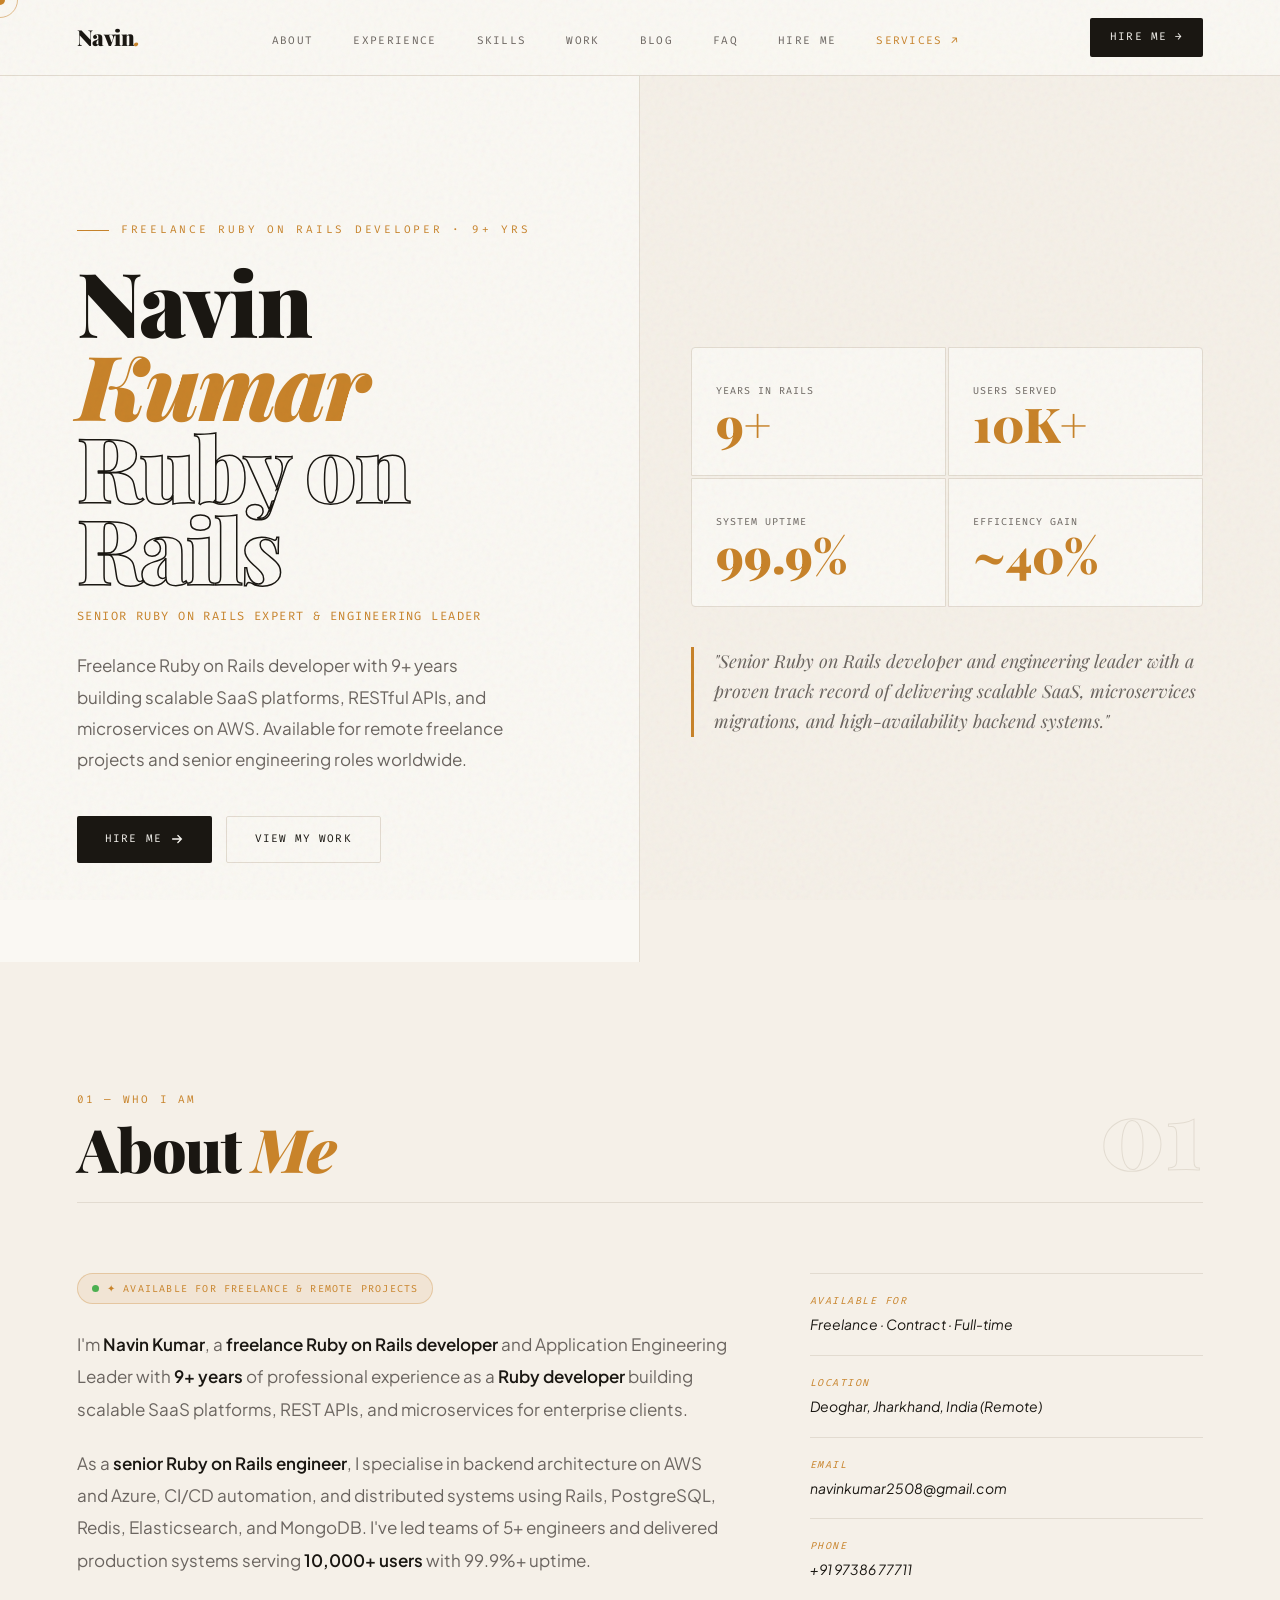
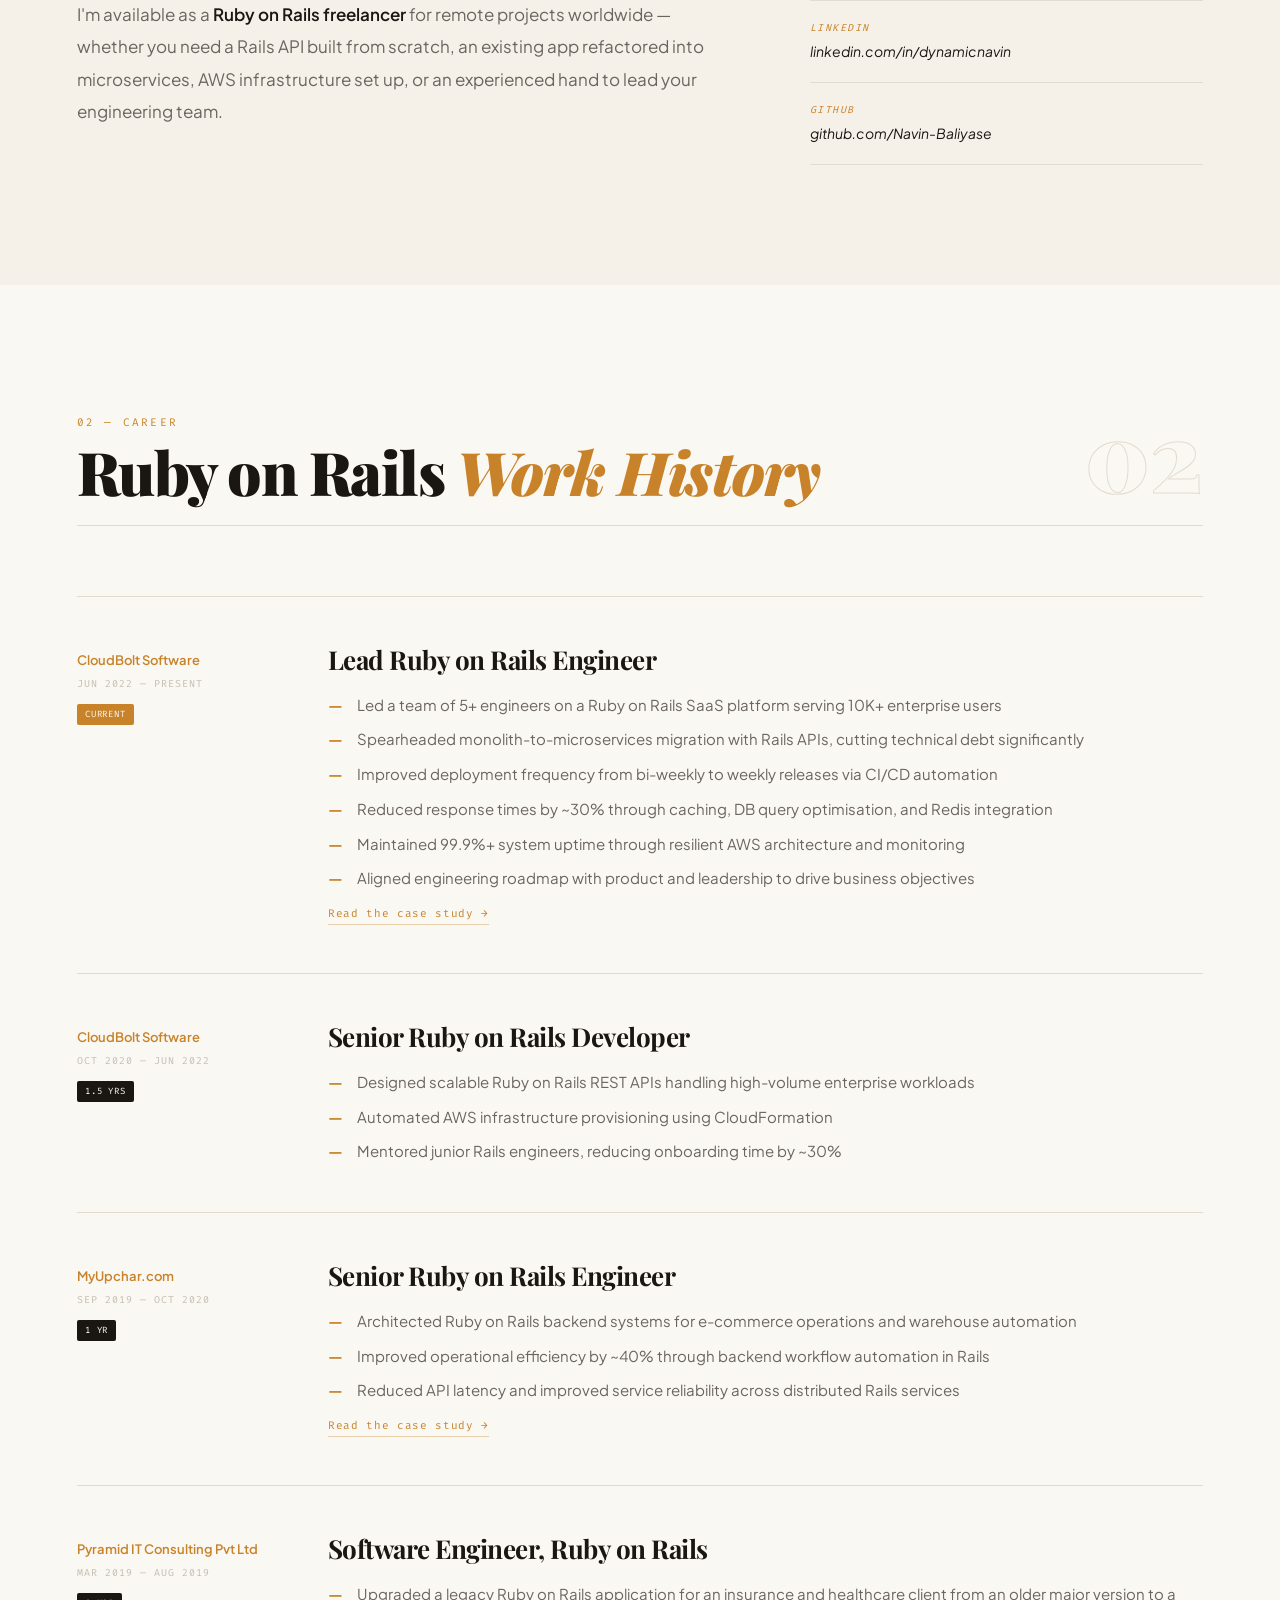
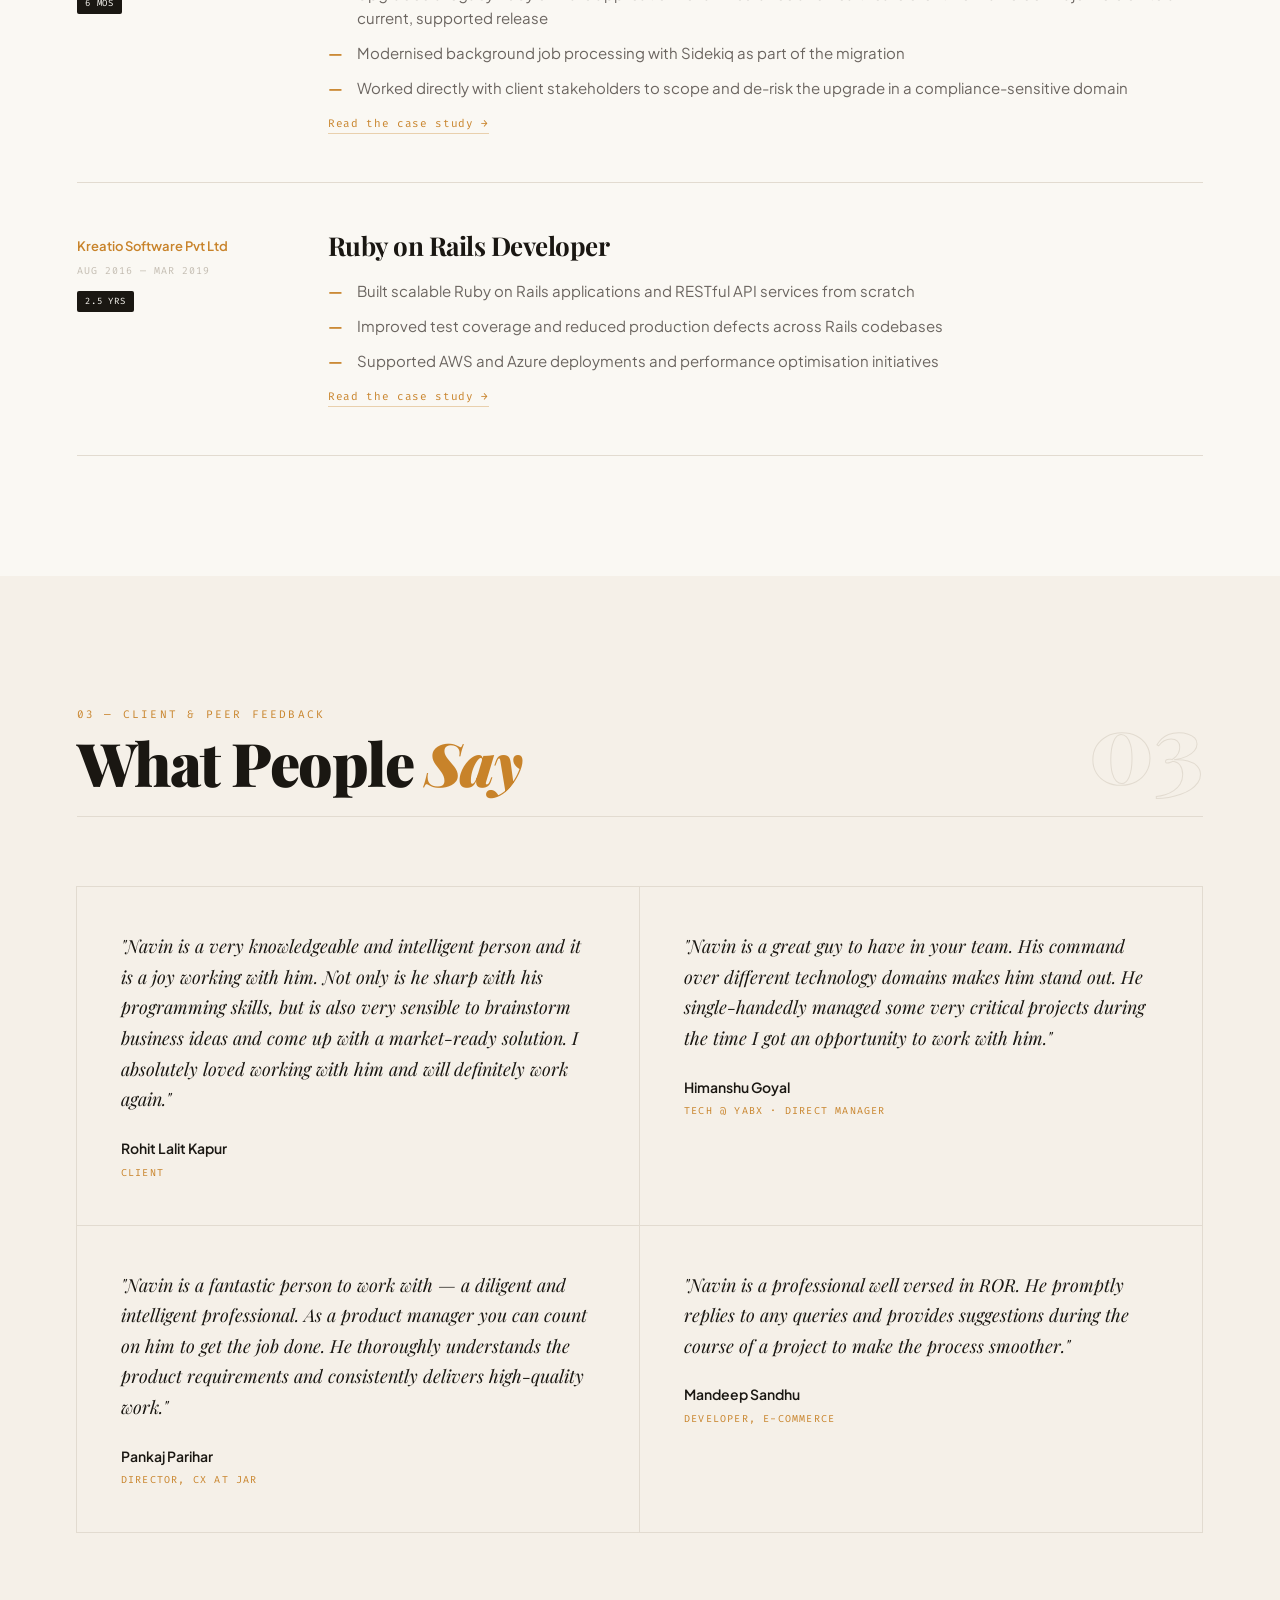
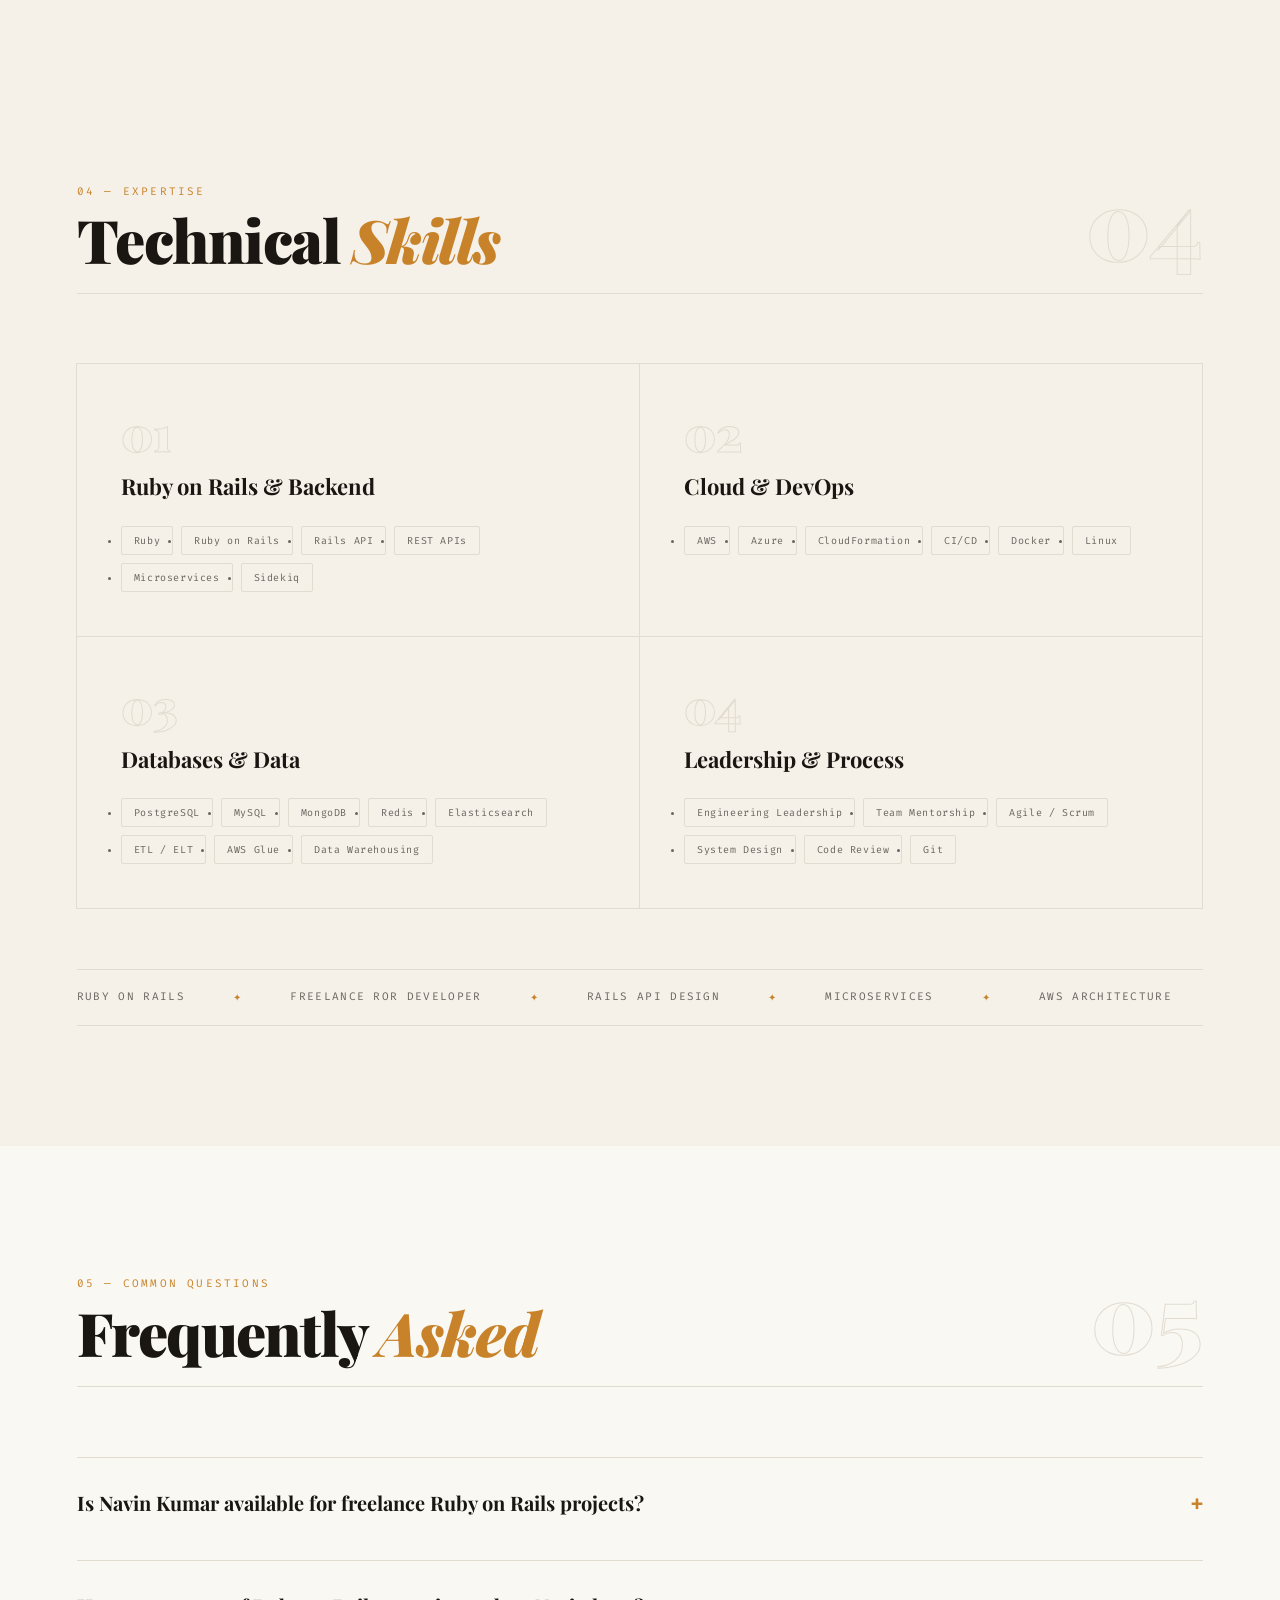
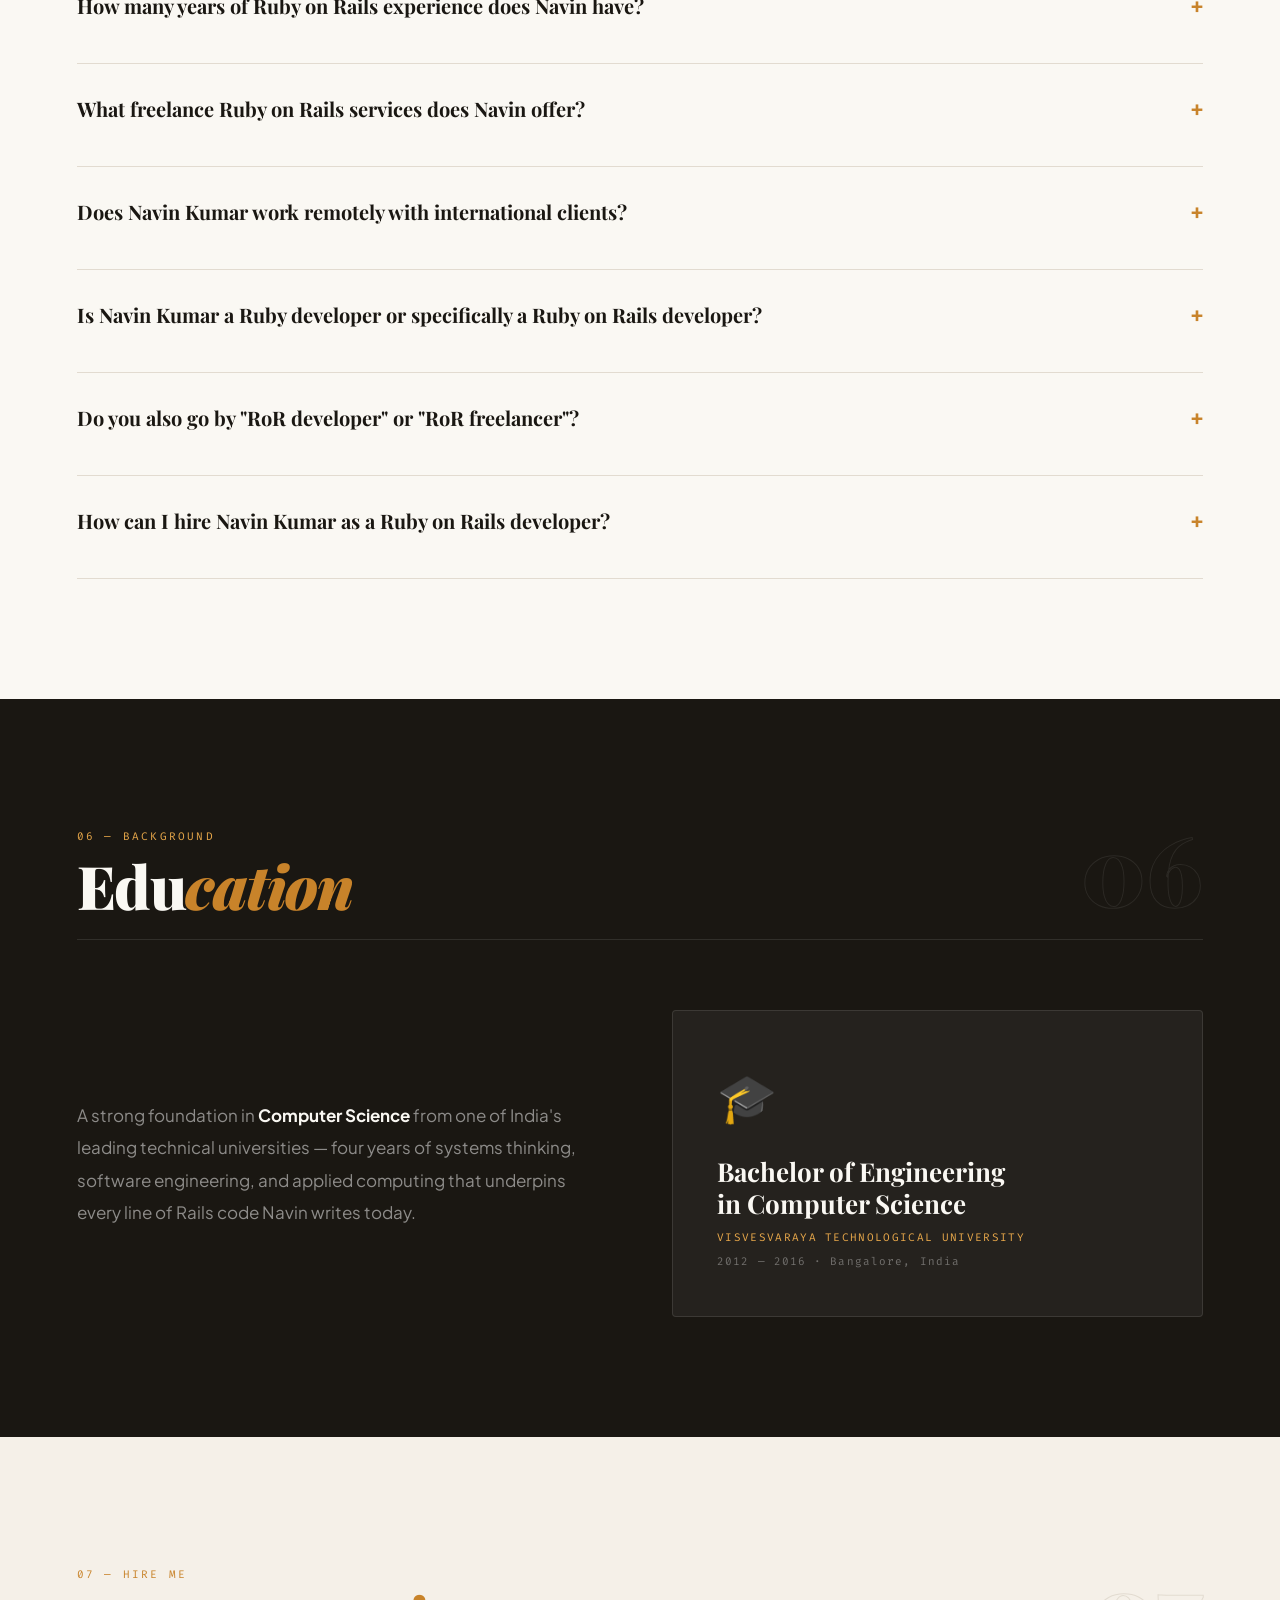
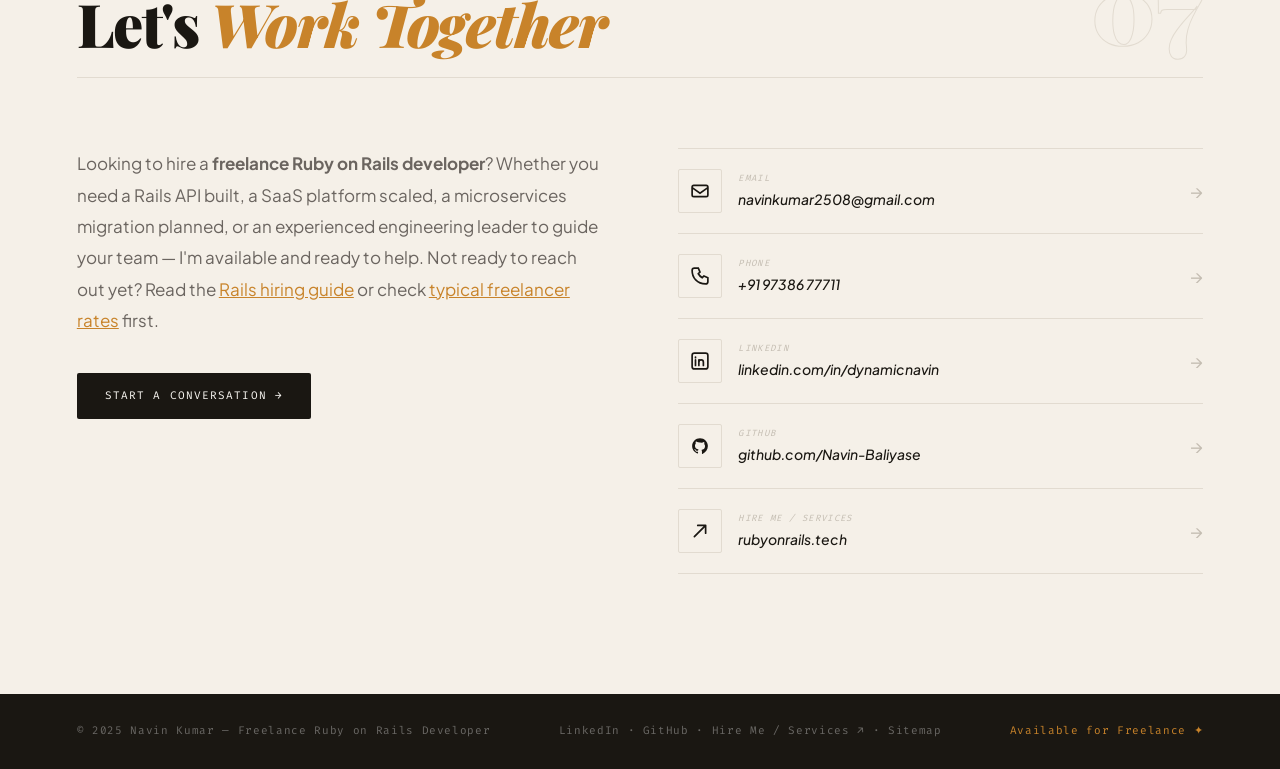
<file: index.html>
<!DOCTYPE html>
<html lang="en-IN" prefix="og: https://ogp.me/ns#">
<head>
  <meta charset="UTF-8"/>
  <meta name="viewport" content="width=device-width, initial-scale=1.0"/>

  <!--
  ══════════════════════════════════════════════════════════════
   CORE SEO  — keyword-rich, intent-matched, SERP-optimised
   Target queries:
     • "ruby on rails developer"
     • "ruby on rails freelancer"
     • "hire ruby on rails developer india"
     • "freelance ruby on rails developer"
     • "senior ruby on rails engineer"
     • "navin kumar"
  ══════════════════════════════════════════════════════════════
  -->

  <!-- PRIMARY TITLE  — lead keyword | brand | secondary -->
  <title>Navin Kumar - Freelance Ruby on Rails Developer</title>

  <!-- META DESCRIPTION  — matches search intent, under 160 chars, CTA-driven -->
  <meta name="description" content="Hire Navin Kumar, a senior freelance Ruby on Rails developer with 9+ years building scalable SaaS, APIs, and microservices on AWS. India-based, works globally."/>

  <!-- KEYWORDS — long-tail + short-tail blend -->
  <meta name="keywords" content="Ruby on Rails developer, freelance Ruby on Rails, hire Ruby on Rails developer, RoR freelancer, senior Ruby on Rails engineer, Ruby on Rails India, backend developer for hire, Navin Kumar, Ruby on Rails consultant, microservices developer, AWS developer, SaaS developer, Rails API developer, freelance backend developer India, Ruby developer remote"/>

  <meta name="author"       content="Navin Kumar"/>
  <meta name="robots"       content="index, follow, max-snippet:-1, max-image-preview:large, max-video-preview:-1"/>
  <meta name="theme-color"  content="#faf8f3"/>
  <meta name="geo.region"   content="IN-JH"/>
  <meta name="geo.placename" content="Deoghar, Jharkhand, India"/>
  <meta name="rating"       content="general"/>
  <meta name="revisit-after" content="7 days"/>

  <!-- CANONICAL -->
  <link rel="canonical" href="https://rubyonrails.info/"/>

  <!--
  ══════════════════════════════════════════════════════════════
   OPEN GRAPH  — LinkedIn shares, WhatsApp previews
  ══════════════════════════════════════════════════════════════
  -->
  <meta property="og:type"             content="profile"/>
  <meta property="og:site_name"        content="Navin Kumar - Freelance Ruby on Rails Developer"/>
  <meta property="og:title"            content="Hire Navin Kumar - Freelance Ruby on Rails Developer &amp; Engineering Leader"/>
  <meta property="og:description"      content="9+ years building scalable SaaS on Ruby on Rails. Expert in microservices, AWS, Azure, PostgreSQL &amp; CI/CD. Available for freelance &amp; senior engineering roles globally."/>
  <meta property="og:url"              content="https://rubyonrails.info/"/>
  <meta property="og:image"            content="https://rubyonrails.info/og-image.png"/>
  <meta property="og:image:secure_url" content="https://rubyonrails.info/og-image.png"/>
  <meta property="og:image:type"       content="image/png"/>
  <meta property="og:image:width"      content="1200"/>
  <meta property="og:image:height"     content="630"/>
  <meta property="og:image:alt"        content="Navin Kumar - Freelance Ruby on Rails Developer"/>
  <meta property="og:locale"           content="en_IN"/>
  <meta property="og:locale:alternate" content="en_US"/>
  <meta property="og:locale:alternate" content="en_GB"/>
  <meta property="profile:first_name"  content="Navin"/>
  <meta property="profile:last_name"   content="Kumar"/>
  <meta property="profile:username"    content="dynamicnavin"/>

  <!--
  ══════════════════════════════════════════════════════════════
   TWITTER / X CARD
  ══════════════════════════════════════════════════════════════
  -->
  <meta name="twitter:card"        content="summary_large_image"/>
  <meta name="twitter:title"       content="Hire Navin Kumar - Freelance Ruby on Rails Developer"/>
  <meta name="twitter:description" content="Senior Ruby on Rails developer &amp; engineering leader. 9+ yrs · SaaS · Microservices · AWS · Available for freelance &amp; remote projects."/>
  <meta name="twitter:image"       content="https://rubyonrails.info/og-image.png"/>
  <meta name="twitter:image:alt"   content="Navin Kumar Ruby on Rails Developer"/>
  <meta name="twitter:creator"     content="@dynamicnavin"/>
  <meta name="twitter:site"        content="@dynamicnavin"/>

  <!--
  ══════════════════════════════════════════════════════════════
   JSON-LD STRUCTURED DATA
   • Person (with freelance offer + knowsAbout keywords)
   • ProfilePage
   • BreadcrumbList
   • FAQPage  ← generates rich results in Google SERP
   • ItemList (work history)
  ══════════════════════════════════════════════════════════════
  -->
  <script type="application/ld+json">
  {
    "@context": "https://schema.org",
    "@graph": [

      {
        "@type": "Person",
        "@id": "https://rubyonrails.info/#person",
        "name": "Navin Kumar",
        "givenName": "Navin",
        "familyName": "Kumar",
        "jobTitle": "Freelance Ruby on Rails Developer &amp; Engineering Leader",
        "description": "Senior Ruby on Rails developer and Engineering Leader with 9+ years building scalable SaaS platforms. Available as a freelancer for Ruby on Rails projects, microservices architecture, AWS integrations, and backend engineering.",
        "url": "https://rubyonrails.info/",
        "email": "mailto:navinkumar2508@gmail.com",
        "telephone": "+919738677711",
        "image": "https://rubyonrails.info/og-image.png",
        "address": {
          "@type": "PostalAddress",
          "addressLocality": "Deoghar",
          "addressRegion": "Jharkhand",
          "addressCountry": "IN",
          "postalCode": "814112"
        },
        "sameAs": [
          "https://linkedin.com/in/dynamicnavin",
          "https://github.com/Navin-Baliyase",
          "https://rubyonrails.tech/"
        ],
        "knowsAbout": [
          "Ruby on Rails",
          "Ruby",
          "Freelance Ruby on Rails Development",
          "Ruby on Rails API Development",
          "Microservices Architecture",
          "Amazon Web Services",
          "Microsoft Azure",
          "AWS CloudFormation",
          "CI/CD Pipeline Automation",
          "DevOps",
          "PostgreSQL",
          "MySQL",
          "MongoDB",
          "Redis",
          "Elasticsearch",
          "ETL Data Pipelines",
          "Data Warehousing",
          "AWS Glue",
          "RESTful API Design",
          "SaaS Platform Development",
          "Engineering Leadership",
          "System Architecture",
          "Agile Scrum",
          "Git"
        ],
        "hasOccupation": [
          {
            "@type": "Occupation",
            "name": "Ruby on Rails Developer",
            "description": "Freelance and senior Ruby on Rails developer specialising in scalable backend APIs, SaaS platforms, and microservices.",
            "occupationLocation": {
              "@type": "Country",
              "name": "India"
            },
            "skills": "Ruby on Rails, PostgreSQL, Redis, AWS, Microservices, REST APIs, CI/CD",
            "estimatedSalary": {
              "@type": "MonetaryAmountDistribution",
              "currency": "USD",
              "duration": "P1H",
              "percentile10": 50,
              "median": 80,
              "percentile90": 120
            }
          },
          {
            "@type": "Occupation",
            "name": "Engineering Leader",
            "description": "Lead Software Engineer managing distributed teams delivering enterprise SaaS for 10K+ users.",
            "occupationLocation": { "@type": "Country", "name": "India" }
          }
        ],
        "makesOffer": {
          "@type": "Offer",
          "name": "Freelance Ruby on Rails Development",
          "description": "Available for freelance Ruby on Rails projects: API development, SaaS platforms, microservices migration, AWS integrations, performance optimisation, and code reviews.",
          "seller": { "@id": "https://rubyonrails.info/#person" },
          "areaServed": "Worldwide",
          "availableChannel": {
            "@type": "ServiceChannel",
            "serviceUrl": "https://rubyonrails.info/#contact",
            "servicePhone": "+919738677711",
            "serviceEmail": "navinkumar2508@gmail.com"
          }
        },
        "alumniOf": {
          "@type": "CollegeOrUniversity",
          "name": "Visvesvaraya Technological University",
          "address": {
            "@type": "PostalAddress",
            "addressLocality": "Bangalore",
            "addressCountry": "IN"
          }
        },
        "worksFor": {
          "@type": "Organization",
          "name": "CloudBolt Software",
          "url": "https://www.cloudbolt.io"
        }
      },

      {
        "@type": "ProfilePage",
        "@id": "https://rubyonrails.info/#page",
        "name": "Navin Kumar - Freelance Ruby on Rails Developer &amp; Engineering Leader",
        "description": "Portfolio of Navin Kumar, a senior freelance Ruby on Rails developer with 9+ years experience in SaaS, microservices, AWS, and backend engineering.",
        "url": "https://rubyonrails.info/",
        "inLanguage": "en-IN",
        "mainEntity": { "@id": "https://rubyonrails.info/#person" },
        "dateCreated": "2025-08-07T00:00:00+05:30",
        "dateModified": "2026-08-08T00:00:00+05:30",
        "breadcrumb": { "@id": "https://rubyonrails.info/#breadcrumb" }
      },

      {
        "@type": "BreadcrumbList",
        "@id": "https://rubyonrails.info/#breadcrumb",
        "itemListElement": [
          { "@type": "ListItem", "position": 1, "name": "Home",          "item": "https://rubyonrails.info/" },
          { "@type": "ListItem", "position": 2, "name": "About",         "item": "https://rubyonrails.info/#about" },
          { "@type": "ListItem", "position": 3, "name": "Experience",    "item": "https://rubyonrails.info/#experience" },
          { "@type": "ListItem", "position": 4, "name": "Testimonials",  "item": "https://rubyonrails.info/#testimonials" },
          { "@type": "ListItem", "position": 5, "name": "Skills",        "item": "https://rubyonrails.info/#skills" },
          { "@type": "ListItem", "position": 6, "name": "Education",     "item": "https://rubyonrails.info/#education" },
          { "@type": "ListItem", "position": 7, "name": "Hire Me",       "item": "https://rubyonrails.info/#contact" }
        ]
      },

      {
        "@type": "FAQPage",
        "@id": "https://rubyonrails.info/#faq",
        "mainEntity": [
          {
            "@type": "Question",
            "name": "Is Navin Kumar available for freelance Ruby on Rails projects?",
            "acceptedAnswer": {
              "@type": "Answer",
              "text": "Yes. Navin Kumar is available for freelance Ruby on Rails development projects worldwide. He specialises in Rails API development, SaaS platform building, microservices architecture, and AWS-backed backend systems."
            }
          },
          {
            "@type": "Question",
            "name": "How many years of Ruby on Rails experience does Navin Kumar have?",
            "acceptedAnswer": {
              "@type": "Answer",
              "text": "Navin Kumar has 9+ years of professional Ruby on Rails experience, having worked on enterprise SaaS platforms serving 10,000+ users, building RESTful APIs, and leading engineering teams at companies like CloudBolt Software."
            }
          },
          {
            "@type": "Question",
            "name": "What services does Navin Kumar offer as a freelance Ruby on Rails developer?",
            "acceptedAnswer": {
              "@type": "Answer",
              "text": "Navin offers freelance services including: Ruby on Rails API development, SaaS platform engineering, monolith-to-microservices migration, AWS infrastructure setup (CloudFormation, Glue), PostgreSQL/Redis/Elasticsearch optimisation, CI/CD pipeline setup, code review, and technical leadership consulting."
            }
          },
          {
            "@type": "Question",
            "name": "Does Navin Kumar work remotely with international clients?",
            "acceptedAnswer": {
              "@type": "Answer",
              "text": "Yes. Navin is based in India and works remotely with clients globally. He has collaborated with international product and engineering teams throughout his 9+ year career."
            }
          },
          {
            "@type": "Question",
            "name": "Is Navin Kumar a Ruby developer or specifically a Ruby on Rails developer?",
            "acceptedAnswer": {
              "@type": "Answer",
              "text": "Both. Ruby on Rails is a framework built on the Ruby language, so day-to-day work as a Rails developer is also Ruby developer work — ActiveRecord, background jobs, and gem-level code all sit on top of core Ruby. Navin writes plain Ruby (scripts, gems, backend services) as comfortably as Rails-specific code, and takes on either kind of engagement."
            }
          },
          {
            "@type": "Question",
            "name": "Do you also go by \"RoR developer\" or \"RoR freelancer\"?",
            "acceptedAnswer": {
              "@type": "Answer",
              "text": "Yes — RoR is just the common abbreviation for Ruby on Rails, so a RoR developer is the same as a Ruby on Rails developer, and a RoR freelancer is the same as a Ruby on Rails freelancer. Navin uses whichever term a client is more comfortable with; the work is identical."
            }
          },
          {
            "@type": "Question",
            "name": "How can I hire Navin Kumar as a Ruby on Rails developer?",
            "acceptedAnswer": {
              "@type": "Answer",
              "text": "You can contact Navin directly by email at navinkumar2508@gmail.com, by phone at +91 97386 77711, or via LinkedIn at linkedin.com/in/dynamicnavin. He is open to freelance projects, contract roles, and senior full-time engineering positions."
            }
          }
        ]
      },

      {
        "@type": "ItemList",
        "@id": "https://rubyonrails.info/#workhistory",
        "name": "Navin Kumar — Ruby on Rails Work History",
        "itemListElement": [
          {
            "@type": "ListItem", "position": 1,
            "item": {
              "@type": "WorkExperience",
              "name": "Lead Software Engineer (Ruby on Rails) — CloudBolt Software",
              "description": "Led 5+ engineers on enterprise SaaS for 10K+ users. Drove monolith-to-microservices with Ruby on Rails, improved deployments from bi-weekly to weekly, cut response times ~30%, maintained 99.9%+ uptime.",
              "startDate": "2022-06",
              "worksFor": { "@type": "Organization", "name": "CloudBolt Software", "url": "https://www.cloudbolt.io" }
            }
          },
          {
            "@type": "ListItem", "position": 2,
            "item": {
              "@type": "WorkExperience",
              "name": "Senior Ruby on Rails Engineer — CloudBolt Software",
              "description": "Designed scalable REST APIs with Ruby on Rails, automated AWS CloudFormation infra, mentored engineers reducing onboarding by ~30%.",
              "startDate": "2020-10", "endDate": "2022-06",
              "worksFor": { "@type": "Organization", "name": "CloudBolt Software" }
            }
          },
          {
            "@type": "ListItem", "position": 3,
            "item": {
              "@type": "WorkExperience",
              "name": "Senior Software Development Engineer — MyUpchar.com",
              "description": "Architected Ruby on Rails backend systems for e-commerce and warehouse automation. Improved operational efficiency ~40%.",
              "startDate": "2019-09", "endDate": "2020-10",
              "worksFor": { "@type": "Organization", "name": "MyUpchar.com" }
            }
          },
          {
            "@type": "ListItem", "position": 4,
            "item": {
              "@type": "WorkExperience",
              "name": "Software Engineer, Ruby on Rails — Pyramid IT Consulting",
              "description": "Upgraded a legacy Ruby on Rails application for an insurance and healthcare client to a current supported release, including Sidekiq-based background job processing.",
              "startDate": "2019-03", "endDate": "2019-08",
              "worksFor": { "@type": "Organization", "name": "Pyramid IT Consulting Pvt Ltd" }
            }
          },
          {
            "@type": "ListItem", "position": 5,
            "item": {
              "@type": "WorkExperience",
              "name": "Ruby on Rails Software Engineer — Kreatio Software",
              "description": "Built scalable Ruby on Rails applications and RESTful services, improved test coverage, supported AWS/Azure deployments.",
              "startDate": "2016-08", "endDate": "2019-03",
              "worksFor": { "@type": "Organization", "name": "Kreatio Software Pvt Ltd" }
            }
          }
        ]
      }

    ]
  }
  </script>

  <!-- Feeds -->
  <link rel="alternate" type="application/atom+xml"  title="Navin Kumar — Atom Feed" href="https://rubyonrails.info/feed.xml"/>
  <link rel="alternate" type="application/rss+xml"   title="Navin Kumar — RSS Feed"  href="https://rubyonrails.info/rss.xml"/>
  <link rel="alternate" type="application/feed+json" title="Navin Kumar — JSON Feed" href="https://rubyonrails.info/feed.json"/>

  <!-- Favicon & Manifest -->
  <link rel="icon"             type="image/svg+xml" href="/favicon.svg"/>
  <link rel="icon"             type="image/x-icon"  href="/favicon.ico"/>
  <link rel="apple-touch-icon"                      href="/apple-touch-icon.png" sizes="180x180"/>
  <link rel="manifest"                              href="/site.webmanifest"/>
  <link rel="sitemap"          type="application/xml" href="/sitemap.xml"/>

  <!-- Performance -->
  <link rel="preconnect" href="https://fonts.googleapis.com"/>
  <link rel="preconnect" href="https://fonts.gstatic.com" crossorigin/>
  <link href="https://fonts.googleapis.com/css2?family=Playfair+Display:ital,wght@0,400;0,700;0,900;1,400;1,700&family=Plus+Jakarta+Sans:wght@300;400;500;600;700&family=Fira+Code:wght@300;400;500&display=swap" rel="stylesheet"/>

  <style>
    *, *::before, *::after { box-sizing: border-box; margin: 0; padding: 0; }

    :root {
      --cream:   #f5f0e8;
      --paper:   #faf8f3;
      --ink:     #1a1712;
      --mid:     #6b6560;
      --light:   #c4bdb2;
      --amber:   #c8832a;
      --amber-l: #e8a84a;
      --border:  #e2dbd0;
      --serif: 'Playfair Display', Georgia, serif;
      --sans:  'Plus Jakarta Sans', sans-serif;
      --mono:  'Fira Code', monospace;
      --px:  clamp(20px, 6vw, 80px);
      --spy: clamp(64px, 10vw, 120px);
    }

    html { scroll-behavior: smooth; }

    body {
      background: var(--paper);
      color: var(--ink);
      font-family: var(--sans);
      font-size: 15px;
      line-height: 1.7;
      overflow-x: hidden;
      cursor: none;
    }

    body::before {
      content: ''; position: fixed; inset: 0; z-index: 9000;
      pointer-events: none;
      background-image: url("data:image/svg+xml,%3Csvg viewBox='0 0 256 256' xmlns='http://www.w3.org/2000/svg'%3E%3Cfilter id='n'%3E%3CfeTurbulence type='fractalNoise' baseFrequency='0.75' numOctaves='4' stitchTiles='stitch'/%3E%3C/filter%3E%3Crect width='100%25' height='100%25' filter='url(%23n)' opacity='0.055'/%3E%3C/svg%3E");
      mix-blend-mode: multiply;
    }

    .skip-link {
      position: absolute; top: -44px; left: 16px;
      background: var(--amber); color: var(--ink);
      padding: 8px 16px; border-radius: 0 0 4px 4px;
      font-family: var(--mono); font-size: 12px;
      text-decoration: none; z-index: 10000; transition: top .2s;
    }
    .skip-link:focus { top: 0; }

    /* cursor */
    .cursor      { position: fixed; width: 10px; height: 10px; background: var(--amber); border-radius: 50%; pointer-events: none; z-index: 9999; transform: translate(-50%,-50%); }
    .cursor-ring { position: fixed; width: 36px; height: 36px; border: 1.5px solid var(--amber); border-radius: 50%; pointer-events: none; z-index: 9998; transform: translate(-50%,-50%); opacity: .5; transition: width .2s, height .2s, opacity .2s; }

    /* ── NAV ── */
    .site-nav {
      position: fixed; top: 0; left: 0; right: 0; z-index: 500;
      background: rgba(250,248,243,.93); backdrop-filter: blur(14px);
      border-bottom: 1px solid var(--border);
    }
    .site-nav__inner {
      display: flex; align-items: center; justify-content: space-between;
      padding: 18px var(--px); max-width: 1440px; margin: 0 auto;
    }
    .logo { font-family: var(--serif); font-size: 22px; font-weight: 900; color: var(--ink); text-decoration: none; letter-spacing: -.5px; }
    .logo em { color: var(--amber); font-style: italic; }

    .nav-list { display: flex; gap: 40px; list-style: none; }
    .nav-list a {
      font-family: var(--mono); font-size: 11px; letter-spacing: .12em; text-transform: uppercase;
      color: var(--mid); text-decoration: none; position: relative; transition: color .2s;
    }
    .nav-list a::after {
      content: ''; position: absolute; bottom: -2px; left: 0; right: 0;
      height: 1px; background: var(--amber);
      transform: scaleX(0); transform-origin: left; transition: transform .25s;
    }
    .nav-list a:hover, .nav-list a.active { color: var(--ink); }
    .nav-list a:hover::after, .nav-list a.active::after { transform: scaleX(1); }

    .nav-cta {
      font-family: var(--mono); font-size: 11px; letter-spacing: .1em; text-transform: uppercase;
      background: var(--ink); color: var(--paper); padding: 10px 20px; border-radius: 2px;
      text-decoration: none; transition: background .2s;
    }
    .nav-cta:hover { background: var(--amber); }

    .burger { display: none; flex-direction: column; gap: 5px; background: none; border: none; cursor: none; padding: 6px; }
    .burger span { display: block; width: 22px; height: 1.5px; background: var(--ink); transition: all .3s; }
    .burger.open span:nth-child(1) { transform: translateY(6.5px) rotate(45deg); }
    .burger.open span:nth-child(2) { opacity: 0; }
    .burger.open span:nth-child(3) { transform: translateY(-6.5px) rotate(-45deg); }

    .drawer {
      display: none; position: fixed; inset: 0; z-index: 400;
      background: var(--cream); flex-direction: column;
      align-items: flex-start; justify-content: center; gap: 24px; padding: 0 var(--px);
    }
    .drawer.open { display: flex; }
    .drawer a { font-family: var(--serif); font-size: clamp(32px,10vw,56px); font-weight: 900; color: var(--ink); text-decoration: none; transition: color .2s; }
    .drawer a:hover { color: var(--amber); }

    /* ── MAIN ── */
    main { padding-top: 62px; }
    section { position: relative; }

    .sec-wrap { max-width: 1280px; margin: 0 auto; padding: var(--spy) var(--px); }

    /* section heading row — always a <div>, NEVER a <header> tag */
    .sec-header {
      display: flex; align-items: flex-end; justify-content: space-between;
      flex-wrap: wrap; gap: 16px;
      margin-bottom: clamp(40px,6vw,70px);
      border-bottom: 1px solid var(--border); padding-bottom: 24px;
    }
    .sec-label { font-family: var(--mono); font-size: 11px; letter-spacing: .2em; text-transform: uppercase; color: var(--amber); margin-bottom: 8px; }
    h2 { font-family: var(--serif); font-size: clamp(32px,5vw,60px); font-weight: 900; letter-spacing: -1.5px; line-height: 1; }
    h2 em { font-style: italic; color: var(--amber); }
    .sec-count { font-family: var(--serif); font-size: clamp(60px,8vw,96px); font-weight: 900; -webkit-text-stroke: 1px var(--border); color: transparent; flex-shrink: 0; line-height: 1; }

    /* ── HERO ── */
    #hero { min-height: 100svh; display: grid; grid-template-columns: 1fr 1fr; }

    .hero-left {
      padding: clamp(60px,10vw,120px) clamp(20px,4vw,60px) 60px var(--px);
      display: flex; flex-direction: column; justify-content: center;
      border-right: 1px solid var(--border);
    }
    .hero-eyebrow { font-family: var(--mono); font-size: 11px; letter-spacing: .25em; text-transform: uppercase; color: var(--amber); margin-bottom: 20px; display: flex; align-items: center; gap: 12px; }
    .hero-eyebrow::before { content: ''; width: 32px; height: 1px; background: var(--amber); }

    h1 { font-family: var(--serif); font-size: clamp(48px,7vw,100px); font-weight: 900; line-height: .92; letter-spacing: -2px; margin-bottom: 16px; animation: slideUp .9s ease both; }
    h1 .italic { font-style: italic; color: var(--amber); display: block; }
    h1 .stroke { -webkit-text-stroke: 1.5px var(--ink); color: transparent; display: block; }

    /* Keyword-rich subtitle visible to Google */
    .hero-role {
      font-family: var(--mono); font-size: 12px; letter-spacing: .12em; text-transform: uppercase;
      color: var(--amber); margin-bottom: 24px;
      animation: slideUp .9s .08s ease both;
    }

    .hero-desc {
      font-family: var(--sans); font-size: clamp(15px,1.6vw,17px);
      color: var(--mid); line-height: 1.85; max-width: 440px;
      margin-bottom: 40px; animation: slideUp .9s .15s ease both;
    }
    .ctas { display: flex; gap: 14px; flex-wrap: wrap; animation: slideUp .9s .25s ease both; }

    .btn-solid { font-family: var(--mono); font-size: 11px; letter-spacing: .1em; text-transform: uppercase; background: var(--ink); color: var(--paper); padding: 14px 28px; border-radius: 2px; text-decoration: none; display: inline-flex; align-items: center; gap: 8px; transition: background .2s; }
    .btn-solid:hover { background: var(--amber); }
    .btn-outline { font-family: var(--mono); font-size: 11px; letter-spacing: .1em; text-transform: uppercase; background: transparent; color: var(--ink); padding: 13px 28px; border-radius: 2px; border: 1px solid var(--border); text-decoration: none; display: inline-flex; align-items: center; gap: 8px; transition: border-color .2s; }
    .btn-outline:hover { border-color: var(--ink); }

    .hero-right {
      padding: clamp(60px,10vw,120px) var(--px) 60px clamp(20px,4vw,60px);
      display: flex; flex-direction: column; justify-content: center; gap: 40px;
      background: var(--cream);
    }
    .stat-strip { display: grid; grid-template-columns: 1fr 1fr; gap: 2px; }
    .stat-box { background: var(--paper); padding: 28px 24px; border: 1px solid var(--border); }
    .stat-box:nth-child(1){border-radius:4px 0 0 0} .stat-box:nth-child(2){border-radius:0 4px 0 0}
    .stat-box:nth-child(3){border-radius:0 0 0 4px} .stat-box:nth-child(4){border-radius:0 0 4px 0}
    .stat-n { font-family: var(--serif); font-size: clamp(32px,4vw,48px); font-weight: 900; color: var(--amber); line-height: 1; }
    .stat-l { font-family: var(--mono); font-size: 10px; letter-spacing: .1em; text-transform: uppercase; color: var(--mid); margin-top: 6px; }
    .hero-quote { font-family: var(--serif); font-style: italic; font-size: clamp(15px,1.8vw,18px); color: var(--mid); line-height: 1.65; padding-left: 20px; border-left: 3px solid var(--amber); }

    @keyframes slideUp { from{opacity:0;transform:translateY(28px)} to{opacity:1;transform:translateY(0)} }

    /* ── ABOUT ── */
    #about { background: var(--cream); }
    .about-layout { display: grid; grid-template-columns: 5fr 3fr; gap: clamp(40px,6vw,80px); }
    .about-body p { font-family: var(--sans); font-size: clamp(15px,1.6vw,17px); color: var(--mid); line-height: 1.9; margin-bottom: 22px; }
    .about-body p strong { color: var(--ink); font-weight: 600; }

    /* availability badge */
    .available-badge {
      display: inline-flex; align-items: center; gap: 8px;
      background: rgba(200,131,42,.1); border: 1px solid rgba(200,131,42,.3);
      border-radius: 100px; padding: 6px 14px;
      font-family: var(--mono); font-size: 10px; letter-spacing: .12em; text-transform: uppercase;
      color: var(--amber); margin-bottom: 24px;
    }
    .available-badge::before { content: ''; width: 7px; height: 7px; background: #4caf50; border-radius: 50%; animation: pulse 2s infinite; }
    @keyframes pulse { 0%,100%{opacity:1;transform:scale(1)} 50%{opacity:.5;transform:scale(1.4)} }

    .about-aside { display: flex; flex-direction: column; }
    .info-row { padding: 18px 0; border-bottom: 1px solid var(--border); }
    .info-row:first-child { border-top: 1px solid var(--border); }
    .info-key { font-family: var(--mono); font-size: 10px; letter-spacing: .15em; text-transform: uppercase; color: var(--amber); margin-bottom: 4px; }
    .info-val { font-family: var(--sans); font-size: 14px; color: var(--ink); }
    .info-val a { color: var(--ink); text-decoration: none; transition: color .2s; }
    .info-val a:hover { color: var(--amber); }

    /* ── EXPERIENCE ── */
    #experience { background: var(--paper); }
    .exp-item {
      display: grid; grid-template-columns: 200px 1fr; gap: clamp(24px,4vw,60px);
      padding: clamp(32px,4vw,48px) 0; border-bottom: 1px solid var(--border);
      opacity: 1; transform: none; transition: opacity .6s ease, transform .6s ease;
    }
    .exp-item:first-child { border-top: 1px solid var(--border); }
    .exp-item.will-animate { opacity: 0; transform: translateY(20px); }
    .exp-item.will-animate.vis { opacity: 1; transform: translateY(0); }

    .exp-left { padding-top: 4px; }
    .exp-co { font-family: var(--sans); font-size: 13px; font-weight: 600; color: var(--amber); margin-bottom: 4px; }
    .exp-dt { font-family: var(--mono); font-size: 10px; letter-spacing: .1em; text-transform: uppercase; color: var(--light); }
    .exp-badge { display: inline-block; margin-top: 12px; font-family: var(--mono); font-size: 9px; letter-spacing: .1em; text-transform: uppercase; background: var(--ink); color: var(--paper); padding: 3px 8px; border-radius: 2px; }
    .exp-item:first-child .exp-badge { background: var(--amber); }
    .exp-title { font-family: var(--serif); font-size: clamp(18px,2.5vw,26px); font-weight: 700; letter-spacing: -.5px; margin-bottom: 18px; line-height: 1.15; }
    .exp-bullets { list-style: none; display: flex; flex-direction: column; gap: 10px; }
    .exp-bullets li { display: flex; gap: 14px; font-family: var(--sans); font-size: clamp(13px,1.4vw,15px); color: var(--mid); line-height: 1.65; }
    .exp-bullets li::before { content: '—'; color: var(--amber); flex-shrink: 0; font-weight: 700; }
    .exp-case-link { display: inline-block; margin-top: 14px; font-family: var(--mono); font-size: 11px; letter-spacing: .06em; color: var(--amber); text-decoration: none; border-bottom: 1px solid rgba(200,131,42,.35); }
    .exp-case-link:hover { border-color: var(--amber); }

    /* ── TESTIMONIALS ── */
    #testimonials { background: var(--cream); }
    .testi-grid { display: grid; grid-template-columns: repeat(2,1fr); gap: 0; }
    .testi-card {
      padding: clamp(28px,4vw,44px); border: 1px solid var(--border); margin: -1px 0 0 -1px;
      opacity: 1; transform: none; transition: opacity .5s ease, transform .5s ease;
    }
    .testi-card.will-animate { opacity: 0; transform: translateY(16px); }
    .testi-card.will-animate.vis { opacity: 1; transform: translateY(0); }
    .testi-quote { font-family: var(--serif); font-style: italic; font-size: clamp(15px,1.7vw,18px); color: var(--ink); line-height: 1.7; margin-bottom: 22px; }
    .testi-name { font-family: var(--sans); font-weight: 600; font-size: 14px; color: var(--ink); }
    .testi-role { font-family: var(--mono); font-size: 10px; letter-spacing: .12em; text-transform: uppercase; color: var(--amber); margin-top: 3px; }

    /* ── SKILLS ── */
    #skills { background: var(--cream); }
    .skills-layout { display: grid; grid-template-columns: repeat(2,1fr); gap: 0; }
    .sk-group {
      padding: clamp(28px,4vw,44px); border: 1px solid var(--border); margin: -1px 0 0 -1px;
      opacity: 1; transform: none; transition: opacity .5s ease, transform .5s ease, background .2s;
    }
    .sk-group.will-animate { opacity: 0; transform: translateY(16px); }
    .sk-group.will-animate.vis { opacity: 1; transform: translateY(0); }
    .sk-group:hover { background: var(--paper); position: relative; z-index: 1; }
    .sk-num { font-family: var(--serif); font-size: 48px; font-weight: 900; -webkit-text-stroke: 1px var(--border); color: transparent; margin-bottom: 12px; line-height: 1; }
    .sk-name { font-family: var(--serif); font-size: clamp(18px,2vw,22px); font-weight: 700; margin-bottom: 20px; }
    .sk-tags { display: flex; flex-wrap: wrap; gap: 8px; }
    .sk-tag { font-family: var(--mono); font-size: 10px; letter-spacing: .06em; border: 1px solid var(--border); color: var(--mid); padding: 5px 12px; border-radius: 2px; transition: all .2s; }
    .sk-tag:hover { border-color: var(--amber); color: var(--amber); background: rgba(200,131,42,.06); }

    /* marquee */
    .marquee-wrap { margin-top: 60px; overflow: hidden; border-top: 1px solid var(--border); border-bottom: 1px solid var(--border); padding: 18px 0; }
    .marquee-track { display: flex; gap: 48px; width: max-content; animation: marquee 30s linear infinite; }
    .marquee-item { font-family: var(--mono); font-size: 11px; letter-spacing: .12em; text-transform: uppercase; color: var(--mid); white-space: nowrap; display: flex; align-items: center; gap: 48px; }
    .marquee-item::after { content: '✦'; color: var(--amber); font-size: 10px; }
    @keyframes marquee { to { transform: translateX(-50%); } }

    /* ── FAQ  (SEO rich result section) ── */
    #faq { background: var(--paper); }
    .faq-list { display: flex; flex-direction: column; gap: 0; }
    .faq-item {
      border-bottom: 1px solid var(--border); padding: 28px 0;
      opacity: 1; transform: none; transition: opacity .5s ease, transform .5s ease;
    }
    .faq-item:first-child { border-top: 1px solid var(--border); }
    .faq-item.will-animate { opacity: 0; transform: translateY(12px); }
    .faq-item.will-animate.vis { opacity: 1; transform: translateY(0); }

    .faq-q {
      font-family: var(--serif); font-size: clamp(16px,2vw,20px);
      font-weight: 700; color: var(--ink); margin-bottom: 12px;
      cursor: pointer; display: flex; justify-content: space-between;
      align-items: flex-start; gap: 16px;
    }
    .faq-q::after { content: '+'; font-family: var(--mono); font-size: 20px; color: var(--amber); flex-shrink: 0; transition: transform .25s; }
    .faq-item.open .faq-q::after { transform: rotate(45deg); }
    .faq-a {
      font-family: var(--sans); font-size: clamp(14px,1.5vw,16px);
      color: var(--mid); line-height: 1.85;
      display: none;
    }
    .faq-item.open .faq-a { display: block; }

    /* ── EDUCATION ── */
    #education { background: var(--ink); color: var(--paper); }
    #education .sec-label { color: var(--amber-l); }
    #education h2 { color: var(--paper); }
    #education .sec-count { -webkit-text-stroke-color: rgba(255,255,255,.08); }
    #education .sec-header { border-bottom-color: rgba(255,255,255,.1); }
    .edu-layout { display: grid; grid-template-columns: 1fr 1fr; gap: clamp(32px,5vw,80px); align-items: center; }
    .edu-big { font-family: var(--sans); font-size: clamp(15px,1.6vw,17px); color: rgba(255,255,255,.5); line-height: 1.9; }
    .edu-big strong { color: var(--paper); }
    .edu-card { background: rgba(255,255,255,.05); border: 1px solid rgba(255,255,255,.1); border-radius: 4px; padding: clamp(28px,4vw,44px); }
    .edu-icon { font-size: 48px; margin-bottom: 20px; }
    .edu-degree { font-family: var(--serif); font-size: clamp(18px,2.5vw,26px); font-weight: 700; margin-bottom: 10px; color: var(--paper); line-height: 1.2; }
    .edu-school { font-family: var(--mono); font-size: 11px; letter-spacing: .12em; text-transform: uppercase; color: var(--amber-l); margin-bottom: 6px; }
    .edu-period { font-family: var(--mono); font-size: 11px; color: rgba(255,255,255,.35); letter-spacing: .1em; }

    /* ── CONTACT ── */
    #contact { background: var(--cream); }
    .contact-layout { display: grid; grid-template-columns: 1fr 1fr; gap: clamp(40px,6vw,80px); align-items: start; }
    .contact-desc { font-family: var(--sans); font-size: clamp(15px,1.6vw,17px); color: var(--mid); line-height: 1.85; margin-bottom: 36px; }

    .c-link { display: flex; align-items: center; gap: 16px; padding: 20px 0; border-bottom: 1px solid var(--border); text-decoration: none; color: var(--ink); transition: all .2s; }
    .c-link:first-child { border-top: 1px solid var(--border); }
    .c-link:hover .c-icon { background: var(--amber); color: var(--paper); border-color: var(--amber); }
    .c-link:hover .c-label { color: var(--amber); }
    .c-icon { width: 44px; height: 44px; flex-shrink: 0; display: flex; align-items: center; justify-content: center; border: 1px solid var(--border); border-radius: 2px; transition: all .2s; }
    .c-icon svg { width: 18px; height: 18px; }
    .c-meta { flex: 1; }
    .c-key { font-family: var(--mono); font-size: 9px; letter-spacing: .15em; text-transform: uppercase; color: var(--light); margin-bottom: 2px; }
    .c-label { font-family: var(--sans); font-size: 14px; font-weight: 500; color: var(--ink); transition: color .2s; word-break: break-all; }
    .c-arrow { color: var(--light); font-size: 18px; margin-left: auto; }

    /* ── FOOTER ── */
    footer { background: var(--ink); color: rgba(255,255,255,.35); padding: 28px var(--px); display: flex; justify-content: space-between; align-items: center; flex-wrap: wrap; gap: 10px; font-family: var(--mono); font-size: 11px; letter-spacing: .06em; }
    footer a { color: rgba(255,255,255,.35); text-decoration: none; transition: color .2s; }
    footer a:hover { color: var(--amber-l); }
    .f-amber { color: var(--amber); }

    ::-webkit-scrollbar { width: 4px; }
    ::-webkit-scrollbar-track { background: var(--paper); }
    ::-webkit-scrollbar-thumb { background: var(--border); border-radius: 2px; }

    /* ── RESPONSIVE ── */
    @media (max-width: 1024px) {
      #hero           { grid-template-columns: 1fr; }
      .hero-right     { border-top: 1px solid var(--border); }
      .about-layout   { grid-template-columns: 1fr; }
      .edu-layout     { grid-template-columns: 1fr; }
      .contact-layout { grid-template-columns: 1fr; }
    }
    @media (max-width: 768px) {
      .nav-list, .nav-cta { display: none; }
      .burger             { display: flex; }
      .exp-item           { grid-template-columns: 1fr; gap: 12px; }
      .skills-layout      { grid-template-columns: 1fr; }
    }
    @media (max-width: 480px) {
      h1 { letter-spacing: -1.5px; }
      body { cursor: auto; }
      .cursor, .cursor-ring { display: none; }
    }
    @media (prefers-reduced-motion: reduce) {
      *, *::before, *::after { animation: none !important; transition-duration: .01ms !important; }
    }
  </style>
</head>
<body>

  <a class="skip-link" href="#main-content">Skip to main content</a>
  <div class="cursor"      id="cur"  aria-hidden="true"></div>
  <div class="cursor-ring" id="ring" aria-hidden="true"></div>

  <!-- NAV -->
  <div class="site-nav" role="navigation" aria-label="Primary navigation">
    <div class="site-nav__inner">
      <a class="logo" href="#hero" aria-label="Navin Kumar — Freelance Ruby on Rails Developer">Navin<em>.</em></a>
      <ul class="nav-list" id="navList" role="list">
        <li><a href="#about">About</a></li>
        <li><a href="#experience">Experience</a></li>
        <li><a href="#skills">Skills</a></li>
        <li><a href="/work/">Work</a></li>
        <li><a href="/blog/">Blog</a></li>
        <li><a href="#faq">FAQ</a></li>
        <li><a href="#contact">Hire Me</a></li>
        <li><a href="https://rubyonrails.tech/" target="_blank" rel="noopener me" style="color:var(--amber);">Services ↗</a></li>
      </ul>
      <a href="mailto:navinkumar2508@gmail.com" class="nav-cta" aria-label="Hire Navin Kumar as Ruby on Rails developer">Hire Me →</a>
      <button class="burger" id="burger" aria-label="Open menu" aria-expanded="false" aria-controls="drawer">
        <span></span><span></span><span></span>
      </button>
    </div>
  </div>

  <!-- Mobile Drawer -->
  <nav class="drawer" id="drawer" aria-label="Mobile navigation" aria-hidden="true">
    <a href="#about"      onclick="closeDrawer()">About</a>
    <a href="#experience" onclick="closeDrawer()">Experience</a>
    <a href="#skills"     onclick="closeDrawer()">Skills</a>
    <a href="/work/"      onclick="closeDrawer()">Work</a>
    <a href="/blog/"      onclick="closeDrawer()">Blog</a>
    <a href="#faq"        onclick="closeDrawer()">FAQ</a>
    <a href="#contact"    onclick="closeDrawer()">Hire Me</a>
    <a href="https://rubyonrails.tech/" target="_blank" rel="noopener me" style="color:var(--amber);">Services ↗</a>
  </nav>

  <!-- MAIN -->
  <main id="main-content">

    <!-- ═══ HERO ═══ -->
    <section id="hero" aria-label="Introduction">
      <div class="hero-left">
        <!-- keyword-visible eyebrow -->
        <p class="hero-eyebrow">Freelance Ruby on Rails Developer · 9+ Yrs</p>
        <h1>
          Navin<br>
          <span class="italic">Kumar</span>
          <span class="stroke">Ruby on Rails</span>
        </h1>
        <!-- keyword-rich sub-role — indexed by Google -->
        <p class="hero-role">Senior Ruby on Rails Expert &amp; Engineering Leader</p>
        <p class="hero-desc">
          Freelance Ruby on Rails developer with 9+ years building scalable SaaS platforms,
          RESTful APIs, and microservices on AWS. Available for remote freelance projects
          and senior engineering roles worldwide.
        </p>
        <div class="ctas">
          <a href="#contact" class="btn-solid">
            Hire Me
            <svg width="14" height="14" viewBox="0 0 16 16" fill="none" aria-hidden="true">
              <path d="M3 8h10M9 4l4 4-4 4" stroke="currentColor" stroke-width="1.5" stroke-linecap="round"/>
            </svg>
          </a>
          <a href="#experience" class="btn-outline">View My Work</a>
        </div>
      </div>

      <aside class="hero-right" aria-label="Key statistics">
        <dl class="stat-strip">
          <div class="stat-box"><dt class="stat-l">Years in Rails</dt><dd class="stat-n">9+</dd></div>
          <div class="stat-box"><dt class="stat-l">Users served</dt><dd class="stat-n">10K+</dd></div>
          <div class="stat-box"><dt class="stat-l">System uptime</dt><dd class="stat-n">99.9%</dd></div>
          <div class="stat-box"><dt class="stat-l">Efficiency gain</dt><dd class="stat-n">~40%</dd></div>
        </dl>
        <blockquote class="hero-quote">
          "Senior Ruby on Rails developer and engineering leader with a proven track record of
          delivering scalable SaaS, microservices migrations, and high-availability backend systems."
        </blockquote>
      </aside>
    </section>

    <!-- ═══ ABOUT ═══ -->
    <section id="about" aria-labelledby="about-h2">
      <div class="sec-wrap">
        <div class="sec-header">
          <div>
            <p class="sec-label">01 — Who I Am</p>
            <h2 id="about-h2">About <em>Me</em></h2>
          </div>
          <span class="sec-count" aria-hidden="true">01</span>
        </div>

        <div class="about-layout">
          <div class="about-body">
            <!-- Green availability badge — signals "available for hire" to visitors and crawlers -->
            <div class="available-badge">✦ Available for freelance &amp; remote projects</div>

            <p>
              I'm <strong>Navin Kumar</strong>, a <strong>freelance Ruby on Rails developer</strong>
              and Application Engineering Leader with <strong>9+ years</strong> of professional
              experience as a <strong>Ruby developer</strong> building scalable SaaS platforms, REST APIs, and microservices
              for enterprise clients.
            </p>
            <p>
              As a <strong>senior Ruby on Rails engineer</strong>, I specialise in backend
              architecture on AWS and Azure, CI/CD automation, and distributed systems
              using Rails, PostgreSQL, Redis, Elasticsearch, and MongoDB.
              I've led teams of 5+ engineers and delivered production systems serving
              <strong>10,000+ users</strong> with 99.9%+ uptime.
            </p>
            <p>
              I'm available as a <strong>Ruby on Rails freelancer</strong> for
              remote projects worldwide — whether you need a Rails API built from scratch,
              an existing app refactored into microservices, AWS infrastructure set up,
              or an experienced hand to lead your engineering team.
            </p>
          </div>

          <aside class="about-aside" aria-label="Contact details">
            <address>
              <div class="info-row">
                <p class="info-key">Available for</p>
                <p class="info-val">Freelance · Contract · Full-time</p>
              </div>
              <div class="info-row">
                <p class="info-key">Location</p>
                <p class="info-val">Deoghar, Jharkhand, India (Remote)</p>
              </div>
              <div class="info-row">
                <p class="info-key">Email</p>
                <p class="info-val"><a href="mailto:navinkumar2508@gmail.com">navinkumar2508@gmail.com</a></p>
              </div>
              <div class="info-row">
                <p class="info-key">Phone</p>
                <p class="info-val"><a href="tel:+919738677711">+91 97386 77711</a></p>
              </div>
              <div class="info-row">
                <p class="info-key">LinkedIn</p>
                <p class="info-val"><a href="https://linkedin.com/in/dynamicnavin" target="_blank" rel="noopener me">linkedin.com/in/dynamicnavin</a></p>
              </div>
              <div class="info-row">
                <p class="info-key">GitHub</p>
                <p class="info-val"><a href="https://github.com/Navin-Baliyase" target="_blank" rel="noopener me">github.com/Navin-Baliyase</a></p>
              </div>
            </address>
          </aside>
        </div>
      </div>
    </section>

    <!-- ═══ EXPERIENCE ═══ -->
    <section id="experience" aria-labelledby="exp-h2">
      <div class="sec-wrap">
        <div class="sec-header">
          <div>
            <p class="sec-label">02 — Career</p>
            <h2 id="exp-h2">Ruby on Rails <em>Work History</em></h2>
          </div>
          <span class="sec-count" aria-hidden="true">02</span>
        </div>

        <ol aria-label="Ruby on Rails work history" style="list-style:none;">

          <li class="exp-item will-animate">
            <div class="exp-left">
              <p class="exp-co">CloudBolt Software</p>
              <p class="exp-dt">Jun 2022 — Present</p>
              <span class="exp-badge">Current</span>
            </div>
            <div class="exp-right">
              <h3 class="exp-title">Lead Ruby on Rails Engineer</h3>
              <ul class="exp-bullets">
                <li>Led a team of 5+ engineers on a Ruby on Rails SaaS platform serving 10K+ enterprise users</li>
                <li>Spearheaded monolith-to-microservices migration with Rails APIs, cutting technical debt significantly</li>
                <li>Improved deployment frequency from bi-weekly to weekly releases via CI/CD automation</li>
                <li>Reduced response times by ~30% through caching, DB query optimisation, and Redis integration</li>
                <li>Maintained 99.9%+ system uptime through resilient AWS architecture and monitoring</li>
                <li>Aligned engineering roadmap with product and leadership to drive business objectives</li>
              </ul>
              <a class="exp-case-link" href="/work/cloudbolt-multi-cloud-billing-platform.html">Read the case study →</a>
            </div>
          </li>

          <li class="exp-item will-animate">
            <div class="exp-left">
              <p class="exp-co">CloudBolt Software</p>
              <p class="exp-dt">Oct 2020 — Jun 2022</p>
              <span class="exp-badge">1.5 yrs</span>
            </div>
            <div class="exp-right">
              <h3 class="exp-title">Senior Ruby on Rails Developer</h3>
              <ul class="exp-bullets">
                <li>Designed scalable Ruby on Rails REST APIs handling high-volume enterprise workloads</li>
                <li>Automated AWS infrastructure provisioning using CloudFormation</li>
                <li>Mentored junior Rails engineers, reducing onboarding time by ~30%</li>
              </ul>
            </div>
          </li>

          <li class="exp-item will-animate">
            <div class="exp-left">
              <p class="exp-co">MyUpchar.com</p>
              <p class="exp-dt">Sep 2019 — Oct 2020</p>
              <span class="exp-badge">1 yr</span>
            </div>
            <div class="exp-right">
              <h3 class="exp-title">Senior Ruby on Rails Engineer</h3>
              <ul class="exp-bullets">
                <li>Architected Ruby on Rails backend systems for e-commerce operations and warehouse automation</li>
                <li>Improved operational efficiency by ~40% through backend workflow automation in Rails</li>
                <li>Reduced API latency and improved service reliability across distributed Rails services</li>
              </ul>
              <a class="exp-case-link" href="/work/myupchar-warehouse-management-system.html">Read the case study →</a>
            </div>
          </li>

          <li class="exp-item will-animate">
            <div class="exp-left">
              <p class="exp-co">Pyramid IT Consulting Pvt Ltd</p>
              <p class="exp-dt">Mar 2019 — Aug 2019</p>
              <span class="exp-badge">6 mos</span>
            </div>
            <div class="exp-right">
              <h3 class="exp-title">Software Engineer, Ruby on Rails</h3>
              <ul class="exp-bullets">
                <li>Upgraded a legacy Ruby on Rails application for an insurance and healthcare client from an older major version to a current, supported release</li>
                <li>Modernised background job processing with Sidekiq as part of the migration</li>
                <li>Worked directly with client stakeholders to scope and de-risk the upgrade in a compliance-sensitive domain</li>
              </ul>
              <a class="exp-case-link" href="/work/pyramid-rails-upgrade-insurance-healthcare.html">Read the case study →</a>
            </div>
          </li>

          <li class="exp-item will-animate">
            <div class="exp-left">
              <p class="exp-co">Kreatio Software Pvt Ltd</p>
              <p class="exp-dt">Aug 2016 — Mar 2019</p>
              <span class="exp-badge">2.5 yrs</span>
            </div>
            <div class="exp-right">
              <h3 class="exp-title">Ruby on Rails Developer</h3>
              <ul class="exp-bullets">
                <li>Built scalable Ruby on Rails applications and RESTful API services from scratch</li>
                <li>Improved test coverage and reduced production defects across Rails codebases</li>
                <li>Supported AWS and Azure deployments and performance optimisation initiatives</li>
              </ul>
              <a class="exp-case-link" href="/work/kreatio-cms-for-media-houses.html">Read the case study →</a>
            </div>
          </li>

        </ol>
      </div>
    </section>

    <!-- ═══ TESTIMONIALS ═══ -->
    <section id="testimonials" aria-labelledby="testi-h2">
      <div class="sec-wrap">
        <div class="sec-header">
          <div>
            <p class="sec-label">03 — Client &amp; Peer Feedback</p>
            <h2 id="testi-h2">What People <em>Say</em></h2>
          </div>
          <span class="sec-count" aria-hidden="true">03</span>
        </div>

        <div class="testi-grid">
          <blockquote class="testi-card will-animate">
            <p class="testi-quote">"Navin is a very knowledgeable and intelligent person and it is a joy working with him. Not only is he sharp with his programming skills, but is also very sensible to brainstorm business ideas and come up with a market-ready solution. I absolutely loved working with him and will definitely work again."</p>
            <div class="testi-footer">
              <p class="testi-name">Rohit Lalit Kapur</p>
              <p class="testi-role">Client</p>
            </div>
          </blockquote>

          <blockquote class="testi-card will-animate">
            <p class="testi-quote">"Navin is a great guy to have in your team. His command over different technology domains makes him stand out. He single-handedly managed some very critical projects during the time I got an opportunity to work with him."</p>
            <div class="testi-footer">
              <p class="testi-name">Himanshu Goyal</p>
              <p class="testi-role">Tech @ Yabx · Direct Manager</p>
            </div>
          </blockquote>

          <blockquote class="testi-card will-animate">
            <p class="testi-quote">"Navin is a fantastic person to work with — a diligent and intelligent professional. As a product manager you can count on him to get the job done. He thoroughly understands the product requirements and consistently delivers high-quality work."</p>
            <div class="testi-footer">
              <p class="testi-name">Pankaj Parihar</p>
              <p class="testi-role">Director, CX at Jar</p>
            </div>
          </blockquote>

          <blockquote class="testi-card will-animate">
            <p class="testi-quote">"Navin is a professional well versed in ROR. He promptly replies to any queries and provides suggestions during the course of a project to make the process smoother."</p>
            <div class="testi-footer">
              <p class="testi-name">Mandeep Sandhu</p>
              <p class="testi-role">Developer, E-commerce</p>
            </div>
          </blockquote>
        </div>
      </div>
    </section>

    <!-- ═══ SKILLS ═══ -->
    <section id="skills" aria-labelledby="skills-h2">
      <div class="sec-wrap">
        <div class="sec-header">
          <div>
            <p class="sec-label">04 — Expertise</p>
            <h2 id="skills-h2">Technical <em>Skills</em></h2>
          </div>
          <span class="sec-count" aria-hidden="true">04</span>
        </div>

        <div class="skills-layout">
          <div class="sk-group will-animate">
            <p class="sk-num" aria-hidden="true">01</p>
            <h3 class="sk-name">Ruby on Rails &amp; Backend</h3>
            <ul class="sk-tags" aria-label="Ruby on Rails and backend skills">
              <li class="sk-tag">Ruby</li>
              <li class="sk-tag">Ruby on Rails</li>
              <li class="sk-tag">Rails API</li>
              <li class="sk-tag">REST APIs</li>
              <li class="sk-tag">Microservices</li>
              <li class="sk-tag">Sidekiq</li>
            </ul>
          </div>

          <div class="sk-group will-animate">
            <p class="sk-num" aria-hidden="true">02</p>
            <h3 class="sk-name">Cloud &amp; DevOps</h3>
            <ul class="sk-tags" aria-label="Cloud and DevOps skills">
              <li class="sk-tag">AWS</li>
              <li class="sk-tag">Azure</li>
              <li class="sk-tag">CloudFormation</li>
              <li class="sk-tag">CI/CD</li>
              <li class="sk-tag">Docker</li>
              <li class="sk-tag">Linux</li>
            </ul>
          </div>

          <div class="sk-group will-animate">
            <p class="sk-num" aria-hidden="true">03</p>
            <h3 class="sk-name">Databases &amp; Data</h3>
            <ul class="sk-tags" aria-label="Database skills">
              <li class="sk-tag">PostgreSQL</li>
              <li class="sk-tag">MySQL</li>
              <li class="sk-tag">MongoDB</li>
              <li class="sk-tag">Redis</li>
              <li class="sk-tag">Elasticsearch</li>
              <li class="sk-tag">ETL / ELT</li>
              <li class="sk-tag">AWS Glue</li>
              <li class="sk-tag">Data Warehousing</li>
            </ul>
          </div>

          <div class="sk-group will-animate">
            <p class="sk-num" aria-hidden="true">04</p>
            <h3 class="sk-name">Leadership &amp; Process</h3>
            <ul class="sk-tags" aria-label="Leadership skills">
              <li class="sk-tag">Engineering Leadership</li>
              <li class="sk-tag">Team Mentorship</li>
              <li class="sk-tag">Agile / Scrum</li>
              <li class="sk-tag">System Design</li>
              <li class="sk-tag">Code Review</li>
              <li class="sk-tag">Git</li>
            </ul>
          </div>
        </div>

        <div class="marquee-wrap" aria-hidden="true">
          <div class="marquee-track">
            <span class="marquee-item">Ruby on Rails</span>
            <span class="marquee-item">Freelance RoR Developer</span>
            <span class="marquee-item">Rails API Design</span>
            <span class="marquee-item">Microservices</span>
            <span class="marquee-item">AWS Architecture</span>
            <span class="marquee-item">PostgreSQL</span>
            <span class="marquee-item">Redis</span>
            <span class="marquee-item">CI/CD Automation</span>
            <span class="marquee-item">Ruby on Rails</span>
            <span class="marquee-item">Freelance RoR Developer</span>
            <span class="marquee-item">Rails API Design</span>
            <span class="marquee-item">Microservices</span>
            <span class="marquee-item">AWS Architecture</span>
            <span class="marquee-item">PostgreSQL</span>
            <span class="marquee-item">Redis</span>
            <span class="marquee-item">CI/CD Automation</span>
          </div>
        </div>
      </div>
    </section>

    <!-- ═══ FAQ  (Google rich result / People Also Ask) ═══ -->
    <section id="faq" aria-labelledby="faq-h2">
      <div class="sec-wrap">
        <div class="sec-header">
          <div>
            <p class="sec-label">05 — Common Questions</p>
            <h2 id="faq-h2">Frequently <em>Asked</em></h2>
          </div>
          <span class="sec-count" aria-hidden="true">05</span>
        </div>

        <div class="faq-list" itemscope itemtype="https://schema.org/FAQPage">

          <div class="faq-item will-animate" itemscope itemprop="mainEntity" itemtype="https://schema.org/Question">
            <p class="faq-q" itemprop="name" tabindex="0">Is Navin Kumar available for freelance Ruby on Rails projects?</p>
            <div class="faq-a" itemscope itemprop="acceptedAnswer" itemtype="https://schema.org/Answer">
              <p itemprop="text">Yes — Navin is actively available for freelance Ruby on Rails development projects worldwide. He takes on remote projects covering Rails API development, SaaS platform builds, microservices migration, and AWS-backed backend engineering. Reach out via email or LinkedIn to discuss your project.</p>
            </div>
          </div>

          <div class="faq-item will-animate" itemscope itemprop="mainEntity" itemtype="https://schema.org/Question">
            <p class="faq-q" itemprop="name" tabindex="0">How many years of Ruby on Rails experience does Navin have?</p>
            <div class="faq-a" itemscope itemprop="acceptedAnswer" itemtype="https://schema.org/Answer">
              <p itemprop="text">Navin Kumar has 9+ years of professional Ruby on Rails experience — from building Rails APIs and full SaaS applications to leading multi-engineer Rails teams at enterprise software companies like CloudBolt Software, where he serves 10,000+ users.</p>
            </div>
          </div>

          <div class="faq-item will-animate" itemscope itemprop="mainEntity" itemtype="https://schema.org/Question">
            <p class="faq-q" itemprop="name" tabindex="0">What freelance Ruby on Rails services does Navin offer?</p>
            <div class="faq-a" itemscope itemprop="acceptedAnswer" itemtype="https://schema.org/Answer">
              <p itemprop="text">Navin offers: Ruby on Rails API development, Rails SaaS platform engineering, monolith-to-microservices migration, AWS infrastructure setup (CloudFormation, ECS, RDS), PostgreSQL / Redis / Elasticsearch optimisation, CI/CD pipeline implementation, Rails code review and consulting, and technical team leadership.</p>
            </div>
          </div>

          <div class="faq-item will-animate" itemscope itemprop="mainEntity" itemtype="https://schema.org/Question">
            <p class="faq-q" itemprop="name" tabindex="0">Does Navin Kumar work remotely with international clients?</p>
            <div class="faq-a" itemscope itemprop="acceptedAnswer" itemtype="https://schema.org/Answer">
              <p itemprop="text">Yes. Navin is India-based and works 100% remotely with clients across the US, Europe, and globally. He has collaborated with international product and engineering teams throughout his career and is comfortable with async and timezone-flexible workflows.</p>
            </div>
          </div>

          <div class="faq-item will-animate" itemscope itemprop="mainEntity" itemtype="https://schema.org/Question">
            <p class="faq-q" itemprop="name" tabindex="0">Is Navin Kumar a Ruby developer or specifically a Ruby on Rails developer?</p>
            <div class="faq-a" itemscope itemprop="acceptedAnswer" itemtype="https://schema.org/Answer">
              <p itemprop="text">Both. Ruby on Rails is a framework built on the Ruby language, so day-to-day work as a Rails developer is also Ruby developer work — ActiveRecord, background jobs, and gem-level code all sit on top of core Ruby. Navin writes plain Ruby (scripts, gems, backend services) as comfortably as Rails-specific code, and takes on either kind of engagement.</p>
            </div>
          </div>

          <div class="faq-item will-animate" itemscope itemprop="mainEntity" itemtype="https://schema.org/Question">
            <p class="faq-q" itemprop="name" tabindex="0">Do you also go by "RoR developer" or "RoR freelancer"?</p>
            <div class="faq-a" itemscope itemprop="acceptedAnswer" itemtype="https://schema.org/Answer">
              <p itemprop="text">Yes — RoR is just the common abbreviation for Ruby on Rails, so a RoR developer is the same as a Ruby on Rails developer, and a RoR freelancer is the same as a Ruby on Rails freelancer. Navin uses whichever term a client is more comfortable with; the work is identical.</p>
            </div>
          </div>

          <div class="faq-item will-animate" itemscope itemprop="mainEntity" itemtype="https://schema.org/Question">
            <p class="faq-q" itemprop="name" tabindex="0">How can I hire Navin Kumar as a Ruby on Rails developer?</p>
            <div class="faq-a" itemscope itemprop="acceptedAnswer" itemtype="https://schema.org/Answer">
              <p itemprop="text">You can hire Navin by emailing navinkumar2508@gmail.com, calling +91 97386 77711, or messaging him on LinkedIn at linkedin.com/in/dynamicnavin. He is open to freelance projects, contract engagements, and senior full-time engineering positions.</p>
            </div>
          </div>

        </div>
      </div>
    </section>

    <!-- ═══ EDUCATION ═══ -->
    <section id="education" aria-labelledby="edu-h2">
      <div class="sec-wrap">
        <div class="sec-header">
          <div>
            <p class="sec-label">06 — Background</p>
            <h2 id="edu-h2" style="color:var(--paper)">Edu<em>cation</em></h2>
          </div>
          <span class="sec-count" aria-hidden="true">06</span>
        </div>
        <div class="edu-layout">
          <div class="edu-big">
            <p>A strong foundation in <strong>Computer Science</strong> from one of India's leading technical universities — four years of systems thinking, software engineering, and applied computing that underpins every line of Rails code Navin writes today.</p>
          </div>
          <div class="edu-card">
            <div class="edu-icon" aria-hidden="true">🎓</div>
            <h3 class="edu-degree">Bachelor of Engineering<br>in Computer Science</h3>
            <p class="edu-school">Visvesvaraya Technological University</p>
            <p class="edu-period">2012 — 2016 · Bangalore, India</p>
          </div>
        </div>
      </div>
    </section>

    <!-- ═══ CONTACT / HIRE ME ═══ -->
    <section id="contact" aria-labelledby="contact-h2">
      <div class="sec-wrap">
        <div class="sec-header">
          <div>
            <p class="sec-label">07 — Hire Me</p>
            <h2 id="contact-h2">Let's <em>Work Together</em></h2>
          </div>
          <span class="sec-count" aria-hidden="true">07</span>
        </div>

        <div class="contact-layout">
          <div>
            <p class="contact-desc">
              Looking to hire a <strong>freelance Ruby on Rails developer</strong>?
              Whether you need a Rails API built, a SaaS platform scaled, a
              microservices migration planned, or an experienced engineering leader
              to guide your team — I'm available and ready to help. Not ready to reach out yet?
              Read the <a href="/blog/how-to-hire-a-ruby-on-rails-developer.html" style="color:var(--amber);">Rails hiring guide</a>
              or check <a href="/blog/ruby-on-rails-freelancer-rates.html" style="color:var(--amber);">typical freelancer rates</a> first.
            </p>
            <a href="mailto:navinkumar2508@gmail.com" class="btn-solid" aria-label="Hire Navin Kumar as Ruby on Rails developer">
              Start a Conversation →
            </a>
          </div>

          <address aria-label="Contact links">
            <a href="mailto:navinkumar2508@gmail.com" class="c-link">
              <div class="c-icon" aria-hidden="true">
                <svg viewBox="0 0 16 16" fill="none"><rect x="1" y="3" width="14" height="10" rx="1.5" stroke="currentColor" stroke-width="1.5"/><path d="M1 5l7 5 7-5" stroke="currentColor" stroke-width="1.5"/></svg>
              </div>
              <div class="c-meta"><p class="c-key">Email</p><p class="c-label">navinkumar2508@gmail.com</p></div>
              <span class="c-arrow" aria-hidden="true">→</span>
            </a>
            <a href="tel:+919738677711" class="c-link">
              <div class="c-icon" aria-hidden="true">
                <svg viewBox="0 0 16 16" fill="none"><path d="M3 1h3.5l1.5 3.5L6.5 6a9 9 0 003.5 3.5l1.5-1.5L15 9.5V13a2 2 0 01-2 2C5.5 15 1 9.5 1 3a2 2 0 012-2z" stroke="currentColor" stroke-width="1.5"/></svg>
              </div>
              <div class="c-meta"><p class="c-key">Phone</p><p class="c-label">+91 97386 77711</p></div>
              <span class="c-arrow" aria-hidden="true">→</span>
            </a>
            <a href="https://linkedin.com/in/dynamicnavin" target="_blank" rel="noopener me" class="c-link">
              <div class="c-icon" aria-hidden="true">
                <svg viewBox="0 0 16 16" fill="none"><rect x="1" y="1" width="14" height="14" rx="2" stroke="currentColor" stroke-width="1.5"/><path d="M4 7v5M4 4.5v.5M7 12V9a2 2 0 014 0v3M7 7v5" stroke="currentColor" stroke-width="1.5" stroke-linecap="round"/></svg>
              </div>
              <div class="c-meta"><p class="c-key">LinkedIn</p><p class="c-label">linkedin.com/in/dynamicnavin</p></div>
              <span class="c-arrow" aria-hidden="true">→</span>
            </a>
            <a href="https://github.com/Navin-Baliyase" target="_blank" rel="noopener me" class="c-link">
              <div class="c-icon" aria-hidden="true">
                <svg viewBox="0 0 16 16" fill="none"><path d="M8 1C4.134 1 1 4.134 1 8c0 3.09 2.003 5.715 4.784 6.641.35.064.48-.152.48-.336v-1.18c-1.946.423-2.357-.94-2.357-.94-.318-.808-.777-1.023-.777-1.023-.635-.434.048-.425.048-.425.703.049 1.073.72 1.073.72.624 1.07 1.638.761 2.037.582.063-.452.244-.762.444-.937-1.554-.177-3.188-.777-3.188-3.457 0-.764.273-1.388.72-1.878-.072-.177-.312-.888.068-1.851 0 0 .587-.188 1.923.717A6.7 6.7 0 018 4.863a6.7 6.7 0 011.752.236c1.335-.905 1.921-.717 1.921-.717.381.963.141 1.674.069 1.851.448.49.72 1.114.72 1.878 0 2.687-1.638 3.278-3.197 3.45.251.217.475.645.475 1.3v1.926c0 .186.128.403.482.334C12.998 13.713 15 11.09 15 8c0-3.866-3.134-7-7-7z" fill="currentColor"/></svg>
              </div>
              <div class="c-meta"><p class="c-key">GitHub</p><p class="c-label">github.com/Navin-Baliyase</p></div>
              <span class="c-arrow" aria-hidden="true">→</span>
            </a>
            <a href="https://rubyonrails.tech/" target="_blank" rel="noopener me" class="c-link">
              <div class="c-icon" aria-hidden="true">
                <svg viewBox="0 0 16 16" fill="none"><path d="M6 3h7v7M13 3L3 13" stroke="currentColor" stroke-width="1.5" stroke-linecap="round" stroke-linejoin="round"/></svg>
              </div>
              <div class="c-meta"><p class="c-key">Hire Me / Services</p><p class="c-label">rubyonrails.tech</p></div>
              <span class="c-arrow" aria-hidden="true">→</span>
            </a>
          </address>
        </div>
      </div>
    </section>

  </main>

  <!-- FOOTER -->
  <footer>
    <span>© <time datetime="2025">2025</time> Navin Kumar — Freelance Ruby on Rails Developer</span>
    <nav aria-label="Footer links">
      <a href="https://linkedin.com/in/dynamicnavin" target="_blank" rel="noopener me">LinkedIn</a> ·
      <a href="https://github.com/Navin-Baliyase"    target="_blank" rel="noopener me">GitHub</a> ·
      <a href="https://rubyonrails.tech/" target="_blank" rel="noopener me">Hire Me / Services ↗</a> ·
      <a href="/sitemap.xml">Sitemap</a>
    </nav>
    <span class="f-amber">Available for Freelance ✦</span>
  </footer>

  <script>
    // ── Cursor ──────────────────────────────────────────────────────────────
    if (window.matchMedia('(pointer:fine)').matches) {
      var cur  = document.getElementById('cur');
      var ring = document.getElementById('ring');
      var mx = 0, my = 0, rx = 0, ry = 0;
      document.addEventListener('mousemove', function(e){ mx = e.clientX; my = e.clientY; });
      (function tick(){
        cur.style.left  = mx + 'px'; cur.style.top  = my + 'px';
        rx += (mx - rx) * 0.12;     ry += (my - ry) * 0.12;
        ring.style.left = rx + 'px'; ring.style.top = ry + 'px';
        requestAnimationFrame(tick);
      })();
      document.querySelectorAll('a, button, .sk-tag, .faq-q').forEach(function(el){
        el.addEventListener('mouseenter', function(){ ring.style.width='56px'; ring.style.height='56px'; ring.style.opacity='0.8'; });
        el.addEventListener('mouseleave', function(){ ring.style.width='36px'; ring.style.height='36px'; ring.style.opacity='0.5'; });
      });
    }

    // ── Hamburger ────────────────────────────────────────────────────────────
    var burger = document.getElementById('burger');
    var drawer = document.getElementById('drawer');
    function closeDrawer(){
      drawer.classList.remove('open');
      drawer.setAttribute('aria-hidden','true');
      burger.classList.remove('open');
      burger.setAttribute('aria-expanded','false');
      document.body.style.overflow = '';
    }
    burger.addEventListener('click', function(){
      var o = drawer.classList.toggle('open');
      drawer.setAttribute('aria-hidden', String(!o));
      burger.setAttribute('aria-expanded', String(o));
      burger.classList.toggle('open', o);
      document.body.style.overflow = o ? 'hidden' : '';
    });

    // ── Scroll-reveal (progressive enhancement) ──────────────────────────────
    var io = new IntersectionObserver(function(entries){
      entries.forEach(function(entry, i){
        if (entry.isIntersecting){
          setTimeout(function(){ entry.target.classList.add('vis'); }, i * 80);
          io.unobserve(entry.target);
        }
      });
    }, { threshold: 0.08 });
    document.querySelectorAll('.will-animate').forEach(function(el){ io.observe(el); });

    // ── Active nav ────────────────────────────────────────────────────────────
    var secs  = Array.prototype.slice.call(document.querySelectorAll('section[id]'));
    var navAs = Array.prototype.slice.call(document.querySelectorAll('.nav-list a'));
    window.addEventListener('scroll', function(){
      var y = window.scrollY + 140, cur2 = '';
      secs.forEach(function(s){ if(y >= s.offsetTop) cur2 = s.id; });
      navAs.forEach(function(a){
        var act = a.getAttribute('href') === '#' + cur2;
        a.classList.toggle('active', act);
        a.setAttribute('aria-current', act ? 'page' : 'false');
      });
    }, { passive: true });

    // ── FAQ accordion ─────────────────────────────────────────────────────────
    document.querySelectorAll('.faq-q').forEach(function(q){
      q.addEventListener('click', function(){
        var item = q.parentElement;
        var wasOpen = item.classList.contains('open');
        // close all
        document.querySelectorAll('.faq-item').forEach(function(i){ i.classList.remove('open'); });
        // open clicked if it was closed
        if (!wasOpen) item.classList.add('open');
      });
      q.addEventListener('keydown', function(e){
        if (e.key === 'Enter' || e.key === ' '){ e.preventDefault(); q.click(); }
      });
    });
  </script>

</body>
</html>
</file>
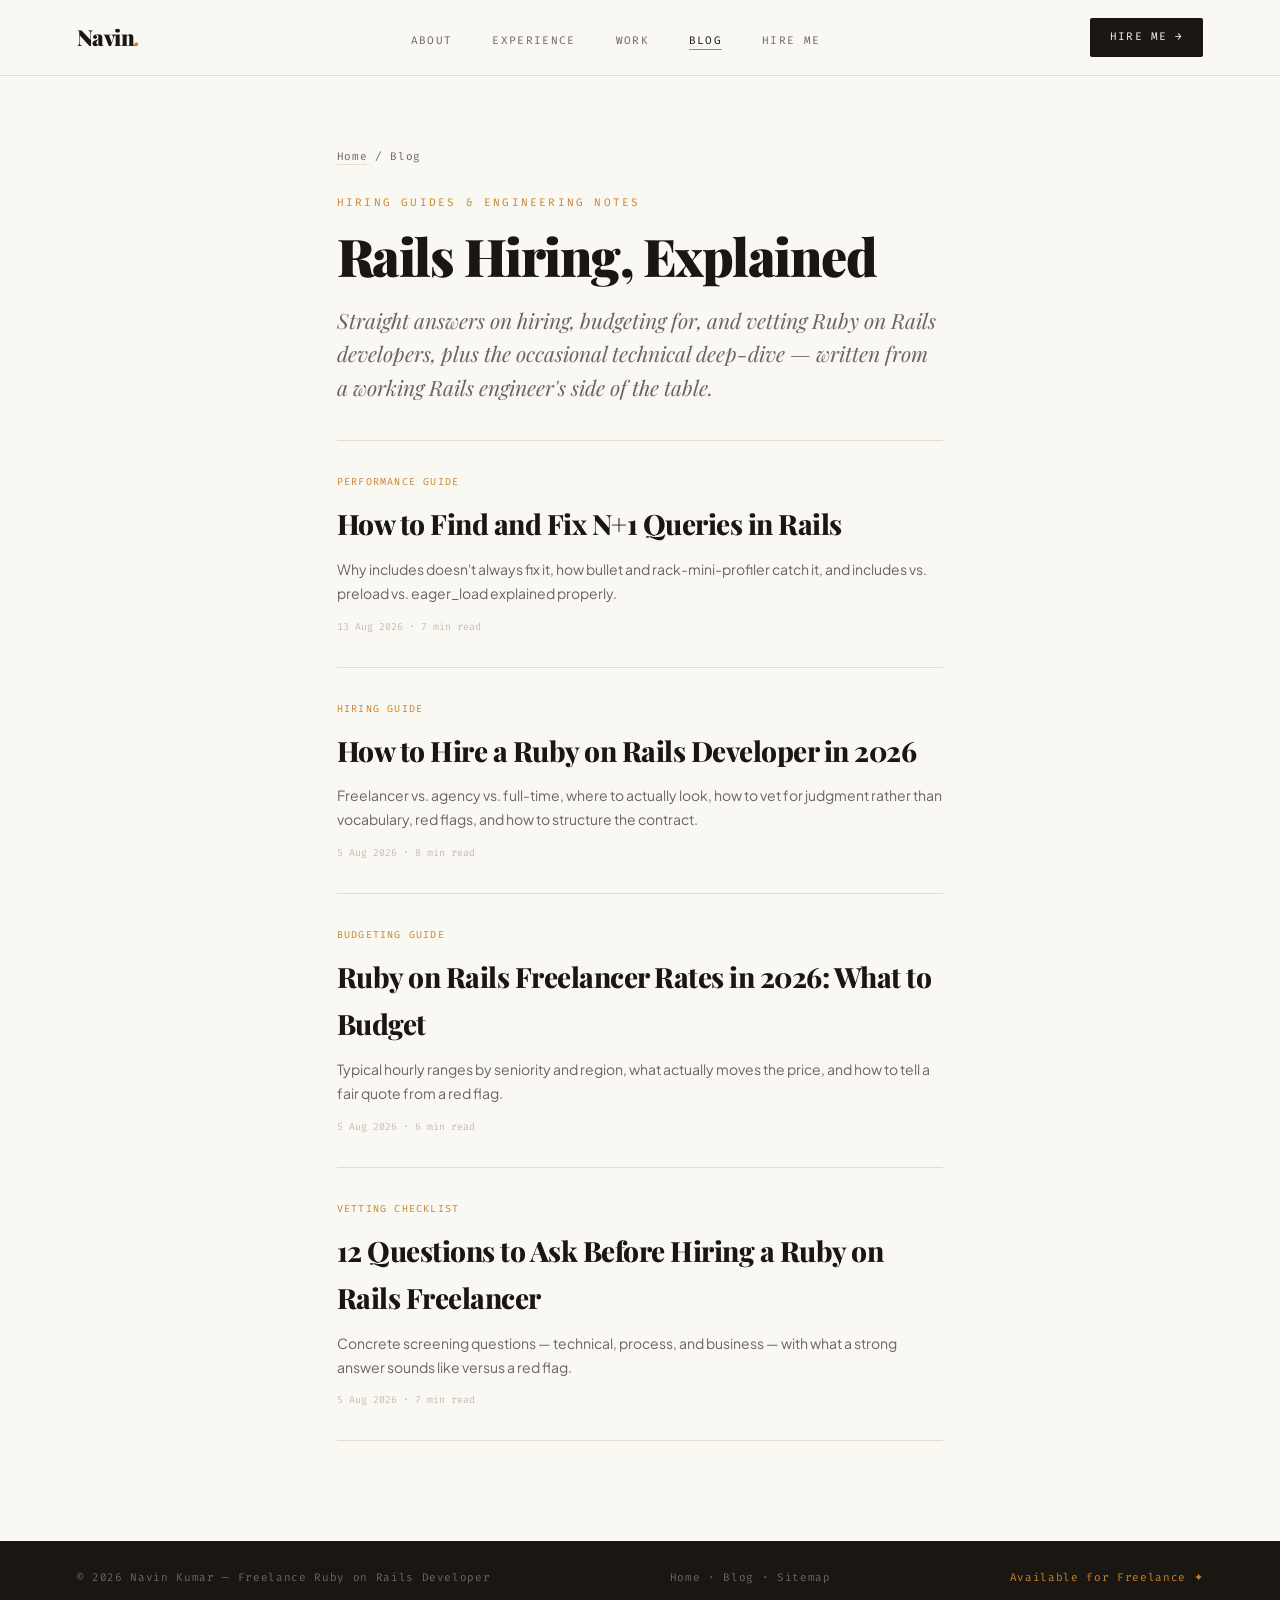
<file: blog/index.html>
<!DOCTYPE html>
<html lang="en-IN">
<head>
<meta charset="UTF-8"/>
<meta name="viewport" content="width=device-width, initial-scale=1.0"/>

<title>Blog — Hiring &amp; Freelancing Guides for Ruby on Rails | Navin Kumar</title>
<meta name="description" content="Practical guides on hiring, budgeting for, and vetting Ruby on Rails developers and freelancers — written by a working Rails engineer and freelancer."/>
<meta name="author" content="Navin Kumar"/>
<meta name="robots" content="index, follow, max-snippet:-1, max-image-preview:large"/>
<link rel="canonical" href="https://rubyonrails.info/blog/"/>

<meta property="og:type" content="website"/>
<meta property="og:title" content="Blog — Hiring &amp; Freelancing Guides for Ruby on Rails"/>
<meta property="og:description" content="Practical guides on hiring, budgeting for, and vetting Ruby on Rails developers and freelancers."/>
<meta property="og:url" content="https://rubyonrails.info/blog/"/>
<meta property="og:image" content="https://rubyonrails.info/og-image.png"/>
<meta property="og:image:type" content="image/png"/>
<meta property="og:image:width" content="1200"/>
<meta property="og:image:height" content="630"/>
<meta property="og:image:alt" content="Navin Kumar — Freelance Ruby on Rails Developer"/>
<meta property="og:site_name" content="Navin Kumar — Freelance Ruby on Rails Developer"/>
<meta property="og:locale" content="en_IN"/>
<meta name="twitter:card" content="summary_large_image"/>
<meta name="twitter:title" content="Blog — Hiring &amp; Freelancing Guides for Ruby on Rails"/>
<meta name="twitter:image" content="https://rubyonrails.info/og-image.png"/>
<meta name="twitter:image:alt" content="Navin Kumar — Freelance Ruby on Rails Developer"/>
<meta name="twitter:creator" content="@dynamicnavin"/>
<meta name="twitter:site" content="@dynamicnavin"/>

<link rel="icon" type="image/svg+xml" href="/favicon.svg"/>
<link rel="icon" type="image/x-icon" href="/favicon.ico"/>
<link rel="apple-touch-icon" href="/apple-touch-icon.png" sizes="180x180"/>
<link rel="manifest" href="/site.webmanifest"/>
<link rel="alternate" type="application/atom+xml" title="Navin Kumar — Atom Feed" href="/feed.xml"/>
<link rel="alternate" type="application/rss+xml" title="Navin Kumar — RSS Feed" href="/rss.xml"/>

<link rel="preconnect" href="https://fonts.googleapis.com"/>
<link rel="preconnect" href="https://fonts.gstatic.com" crossorigin/>
<link href="https://fonts.googleapis.com/css2?family=Playfair+Display:ital,wght@0,400;0,700;0,900;1,400;1,700&family=Plus+Jakarta+Sans:wght@300;400;500;600;700&family=Fira+Code:wght@300;400;500&display=swap" rel="stylesheet"/>
<link rel="stylesheet" href="/blog/blog.css"/>

<script type="application/ld+json">
{
  "@context": "https://schema.org",
  "@graph": [
    {
      "@type": "Blog",
      "@id": "https://rubyonrails.info/blog/#blog",
      "name": "Ruby on Rails Hiring &amp; Freelancing Guides",
      "url": "https://rubyonrails.info/blog/",
      "description": "Practical guides on hiring, budgeting for, and vetting Ruby on Rails developers and freelancers.",
      "author": { "@type": "Person", "@id": "https://rubyonrails.info/#person", "name": "Navin Kumar", "url": "https://rubyonrails.info/" },
      "publisher": { "@type": "Person", "@id": "https://rubyonrails.info/#person", "name": "Navin Kumar", "url": "https://rubyonrails.info/", "image": "https://rubyonrails.info/og-image.png" },
      "blogPost": [
        { "@type": "BlogPosting", "headline": "How to Find and Fix N+1 Queries in Rails", "url": "https://rubyonrails.info/blog/n-plus-one-queries-in-rails.html", "datePublished": "2026-08-13" },
        { "@type": "BlogPosting", "headline": "How to Hire a Ruby on Rails Developer in 2026", "url": "https://rubyonrails.info/blog/how-to-hire-a-ruby-on-rails-developer.html", "datePublished": "2026-08-05" },
        { "@type": "BlogPosting", "headline": "Ruby on Rails Freelancer Rates in 2026: What to Budget", "url": "https://rubyonrails.info/blog/ruby-on-rails-freelancer-rates.html", "datePublished": "2026-08-05" },
        { "@type": "BlogPosting", "headline": "12 Questions to Ask Before Hiring a Ruby on Rails Freelancer", "url": "https://rubyonrails.info/blog/questions-to-ask-ruby-on-rails-freelancer.html", "datePublished": "2026-08-05" }
      ]
    },
    {
      "@type": "BreadcrumbList",
      "itemListElement": [
        { "@type": "ListItem", "position": 1, "name": "Home", "item": "https://rubyonrails.info/" },
        { "@type": "ListItem", "position": 2, "name": "Blog", "item": "https://rubyonrails.info/blog/" }
      ]
    }
  ]
}
</script>
</head>
<body>
<a class="skip-link" href="#main-content">Skip to main content</a>

<div class="site-nav" role="navigation" aria-label="Primary navigation">
  <div class="site-nav__inner">
    <a class="logo" href="/#hero">Navin<em>.</em></a>
    <ul class="nav-list" role="list">
      <li><a href="/#about">About</a></li>
      <li><a href="/#experience">Experience</a></li>
      <li><a href="/work/">Work</a></li>
      <li><a href="/blog/" class="active">Blog</a></li>
      <li><a href="/#contact">Hire Me</a></li>
    </ul>
    <a href="mailto:navinkumar2508@gmail.com" class="nav-cta">Hire Me →</a>
  </div>
</div>

<main id="main-content">
  <p class="breadcrumb"><a href="/">Home</a> / Blog</p>
  <p class="art-eyebrow">Hiring Guides &amp; Engineering Notes</p>
  <h1 class="art-title">Rails Hiring, Explained</h1>
  <p class="art-dek">Straight answers on hiring, budgeting for, and vetting Ruby on Rails developers, plus the occasional technical deep-dive — written from a working Rails engineer's side of the table.</p>

  <div class="post-grid">
    <a class="post-card" href="/blog/n-plus-one-queries-in-rails.html">
      <span class="tag">Performance Guide</span>
      <h2>How to Find and Fix N+1 Queries in Rails</h2>
      <p>Why includes doesn't always fix it, how bullet and rack-mini-profiler catch it, and includes vs. preload vs. eager_load explained properly.</p>
      <span class="date">13 Aug 2026 · 7 min read</span>
    </a>
    <a class="post-card" href="/blog/how-to-hire-a-ruby-on-rails-developer.html">
      <span class="tag">Hiring Guide</span>
      <h2>How to Hire a Ruby on Rails Developer in 2026</h2>
      <p>Freelancer vs. agency vs. full-time, where to actually look, how to vet for judgment rather than vocabulary, red flags, and how to structure the contract.</p>
      <span class="date">5 Aug 2026 · 8 min read</span>
    </a>
    <a class="post-card" href="/blog/ruby-on-rails-freelancer-rates.html">
      <span class="tag">Budgeting Guide</span>
      <h2>Ruby on Rails Freelancer Rates in 2026: What to Budget</h2>
      <p>Typical hourly ranges by seniority and region, what actually moves the price, and how to tell a fair quote from a red flag.</p>
      <span class="date">5 Aug 2026 · 6 min read</span>
    </a>
    <a class="post-card" href="/blog/questions-to-ask-ruby-on-rails-freelancer.html">
      <span class="tag">Vetting Checklist</span>
      <h2>12 Questions to Ask Before Hiring a Ruby on Rails Freelancer</h2>
      <p>Concrete screening questions — technical, process, and business — with what a strong answer sounds like versus a red flag.</p>
      <span class="date">5 Aug 2026 · 7 min read</span>
    </a>
  </div>
</main>

<footer>
  <span>© <time datetime="2026">2026</time> Navin Kumar — Freelance Ruby on Rails Developer</span>
  <nav aria-label="Footer links">
    <a href="/">Home</a> · <a href="/blog/">Blog</a> · <a href="/sitemap.xml">Sitemap</a>
  </nav>
  <span class="f-amber">Available for Freelance ✦</span>
</footer>
</body>
</html>
</file>
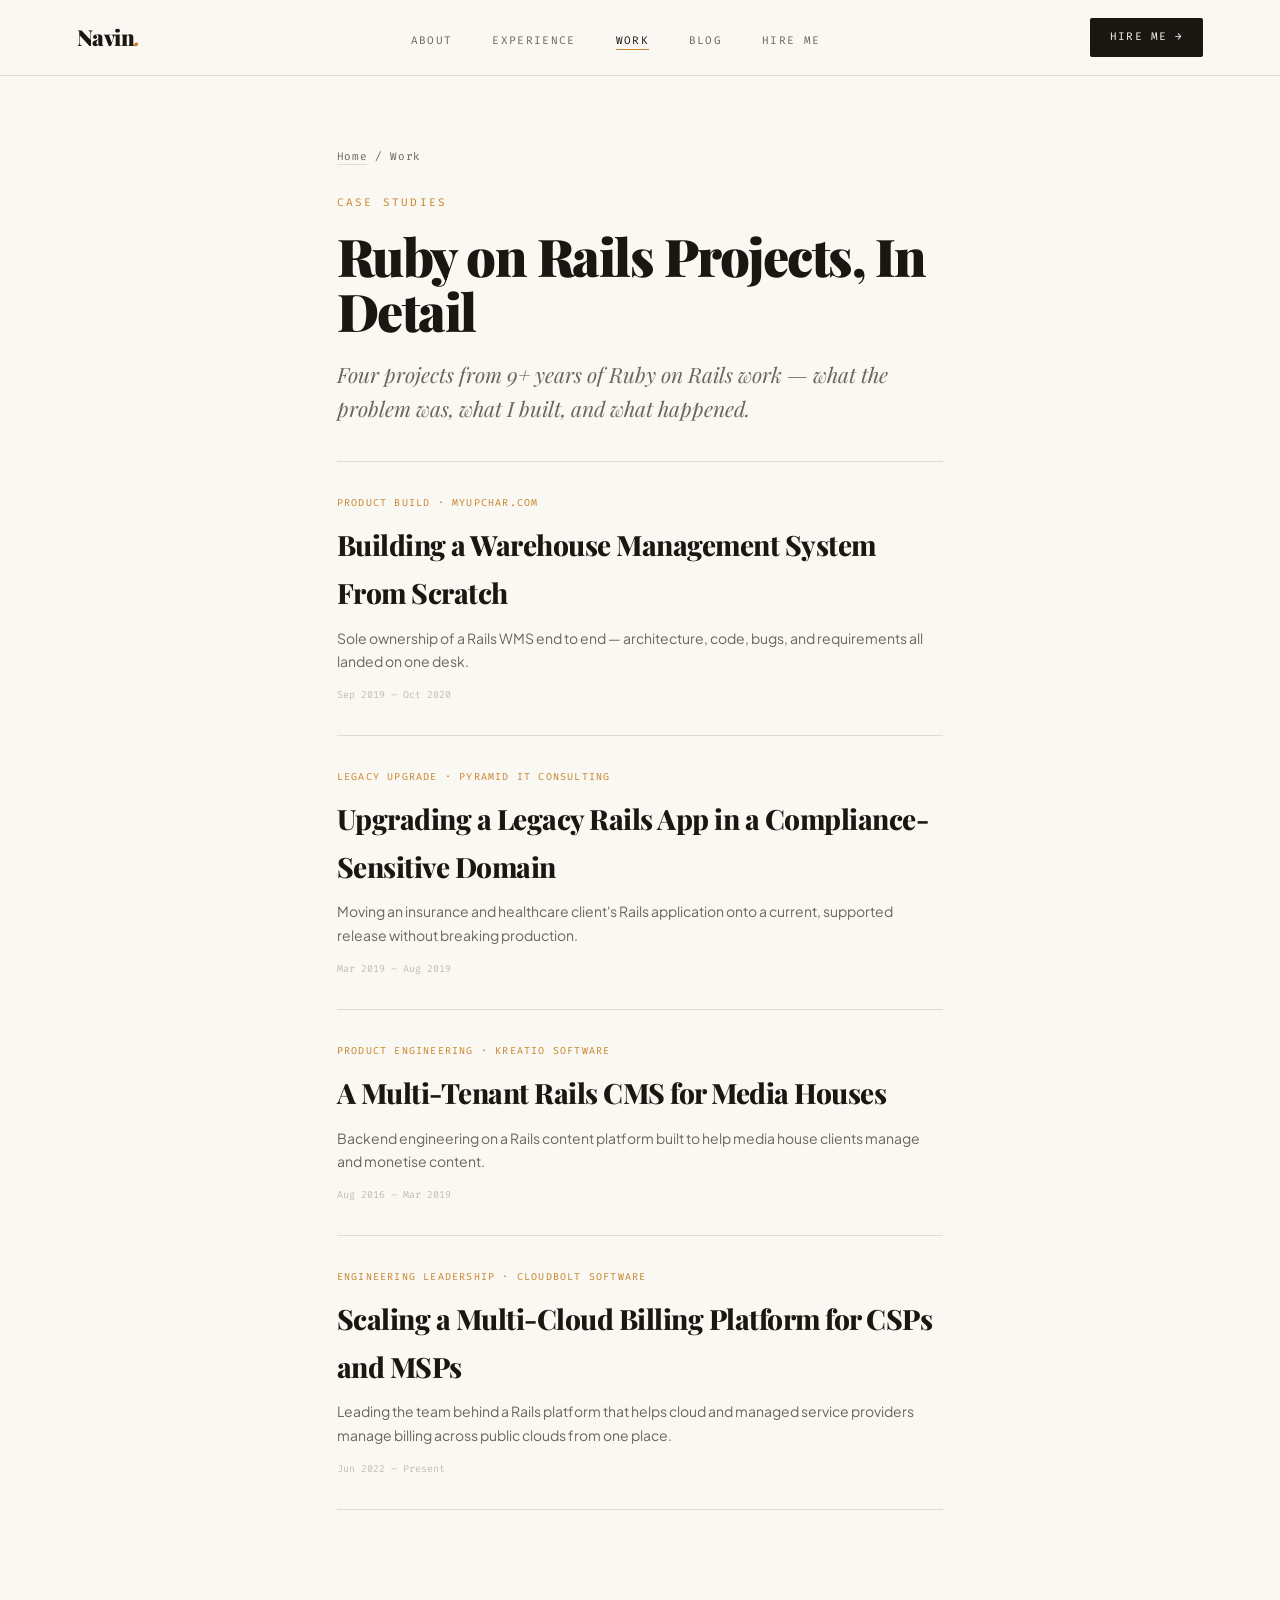
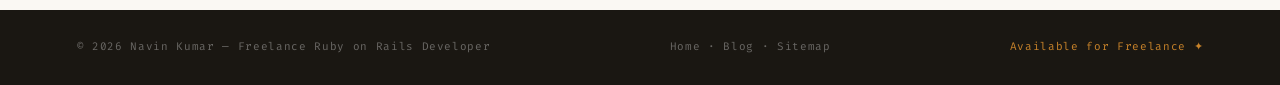
<file: work/index.html>
<!DOCTYPE html>
<html lang="en-IN">
<head>
<meta charset="UTF-8"/>
<meta name="viewport" content="width=device-width, initial-scale=1.0"/>

<title>Case Studies — Ruby on Rails Projects by Navin Kumar</title>
<meta name="description" content="Real Ruby on Rails project case studies: a warehouse management system, a healthcare Rails upgrade, a multi-tenant CMS, and a multi-cloud billing platform."/>
<meta name="author" content="Navin Kumar"/>
<meta name="robots" content="index, follow, max-snippet:-1, max-image-preview:large"/>
<link rel="canonical" href="https://rubyonrails.info/work/"/>

<meta property="og:type" content="website"/>
<meta property="og:title" content="Case Studies — Ruby on Rails Projects by Navin Kumar"/>
<meta property="og:description" content="Real Ruby on Rails project case studies: a warehouse management system, a healthcare Rails upgrade, a multi-tenant CMS, and a multi-cloud billing platform."/>
<meta property="og:url" content="https://rubyonrails.info/work/"/>
<meta property="og:image" content="https://rubyonrails.info/og-image.png"/>
<meta property="og:image:type" content="image/png"/>
<meta property="og:image:width" content="1200"/>
<meta property="og:image:height" content="630"/>
<meta property="og:image:alt" content="Navin Kumar — Freelance Ruby on Rails Developer"/>
<meta property="og:site_name" content="Navin Kumar — Freelance Ruby on Rails Developer"/>
<meta property="og:locale" content="en_IN"/>
<meta name="twitter:card" content="summary_large_image"/>
<meta name="twitter:title" content="Case Studies — Ruby on Rails Projects by Navin Kumar"/>
<meta name="twitter:image" content="https://rubyonrails.info/og-image.png"/>
<meta name="twitter:image:alt" content="Navin Kumar — Freelance Ruby on Rails Developer"/>
<meta name="twitter:creator" content="@dynamicnavin"/>
<meta name="twitter:site" content="@dynamicnavin"/>

<link rel="icon" type="image/svg+xml" href="/favicon.svg"/>
<link rel="icon" type="image/x-icon" href="/favicon.ico"/>
<link rel="apple-touch-icon" href="/apple-touch-icon.png" sizes="180x180"/>
<link rel="manifest" href="/site.webmanifest"/>
<link rel="alternate" type="application/atom+xml" title="Navin Kumar — Atom Feed" href="/feed.xml"/>
<link rel="alternate" type="application/rss+xml" title="Navin Kumar — RSS Feed" href="/rss.xml"/>

<link rel="preconnect" href="https://fonts.googleapis.com"/>
<link rel="preconnect" href="https://fonts.gstatic.com" crossorigin/>
<link href="https://fonts.googleapis.com/css2?family=Playfair+Display:ital,wght@0,400;0,700;0,900;1,400;1,700&family=Plus+Jakarta+Sans:wght@300;400;500;600;700&family=Fira+Code:wght@300;400;500&display=swap" rel="stylesheet"/>
<link rel="stylesheet" href="/blog/blog.css"/>

<script type="application/ld+json">
{
  "@context": "https://schema.org",
  "@graph": [
    {
      "@type": "CollectionPage",
      "@id": "https://rubyonrails.info/work/#page",
      "name": "Case Studies — Ruby on Rails Projects by Navin Kumar",
      "url": "https://rubyonrails.info/work/",
      "description": "Real Ruby on Rails project case studies: a warehouse management system, a healthcare Rails upgrade, a multi-tenant CMS, and a multi-cloud billing platform.",
      "author": { "@type": "Person", "@id": "https://rubyonrails.info/#person", "name": "Navin Kumar", "url": "https://rubyonrails.info/" },
      "hasPart": [
        { "@type": "Article", "headline": "Building a Warehouse Management System From Scratch — MyUpchar.com", "url": "https://rubyonrails.info/work/myupchar-warehouse-management-system.html" },
        { "@type": "Article", "headline": "Upgrading a Legacy Rails App in a Compliance-Sensitive Domain — Pyramid IT Consulting", "url": "https://rubyonrails.info/work/pyramid-rails-upgrade-insurance-healthcare.html" },
        { "@type": "Article", "headline": "A Multi-Tenant Rails CMS for Media Houses — Kreatio Software", "url": "https://rubyonrails.info/work/kreatio-cms-for-media-houses.html" },
        { "@type": "Article", "headline": "Scaling a Multi-Cloud Billing Platform for CSPs and MSPs — CloudBolt Software", "url": "https://rubyonrails.info/work/cloudbolt-multi-cloud-billing-platform.html" }
      ]
    },
    {
      "@type": "BreadcrumbList",
      "itemListElement": [
        { "@type": "ListItem", "position": 1, "name": "Home", "item": "https://rubyonrails.info/" },
        { "@type": "ListItem", "position": 2, "name": "Work", "item": "https://rubyonrails.info/work/" }
      ]
    }
  ]
}
</script>
</head>
<body>
<a class="skip-link" href="#main-content">Skip to main content</a>

<div class="site-nav" role="navigation" aria-label="Primary navigation">
  <div class="site-nav__inner">
    <a class="logo" href="/#hero">Navin<em>.</em></a>
    <ul class="nav-list" role="list">
      <li><a href="/#about">About</a></li>
      <li><a href="/#experience">Experience</a></li>
      <li><a href="/work/" class="active">Work</a></li>
      <li><a href="/blog/">Blog</a></li>
      <li><a href="/#contact">Hire Me</a></li>
    </ul>
    <a href="mailto:navinkumar2508@gmail.com" class="nav-cta">Hire Me →</a>
  </div>
</div>

<main id="main-content">
  <p class="breadcrumb"><a href="/">Home</a> / Work</p>
  <p class="art-eyebrow">Case Studies</p>
  <h1 class="art-title">Ruby on Rails Projects, In Detail</h1>
  <p class="art-dek">Four projects from 9+ years of Ruby on Rails work — what the problem was, what I built, and what happened.</p>

  <div class="post-grid">
    <a class="post-card" href="/work/myupchar-warehouse-management-system.html">
      <span class="tag">Product Build · MyUpchar.com</span>
      <h2>Building a Warehouse Management System From Scratch</h2>
      <p>Sole ownership of a Rails WMS end to end — architecture, code, bugs, and requirements all landed on one desk.</p>
      <span class="date">Sep 2019 – Oct 2020</span>
    </a>
    <a class="post-card" href="/work/pyramid-rails-upgrade-insurance-healthcare.html">
      <span class="tag">Legacy Upgrade · Pyramid IT Consulting</span>
      <h2>Upgrading a Legacy Rails App in a Compliance-Sensitive Domain</h2>
      <p>Moving an insurance and healthcare client's Rails application onto a current, supported release without breaking production.</p>
      <span class="date">Mar 2019 – Aug 2019</span>
    </a>
    <a class="post-card" href="/work/kreatio-cms-for-media-houses.html">
      <span class="tag">Product Engineering · Kreatio Software</span>
      <h2>A Multi-Tenant Rails CMS for Media Houses</h2>
      <p>Backend engineering on a Rails content platform built to help media house clients manage and monetise content.</p>
      <span class="date">Aug 2016 – Mar 2019</span>
    </a>
    <a class="post-card" href="/work/cloudbolt-multi-cloud-billing-platform.html">
      <span class="tag">Engineering Leadership · CloudBolt Software</span>
      <h2>Scaling a Multi-Cloud Billing Platform for CSPs and MSPs</h2>
      <p>Leading the team behind a Rails platform that helps cloud and managed service providers manage billing across public clouds from one place.</p>
      <span class="date">Jun 2022 – Present</span>
    </a>
  </div>
</main>

<footer>
  <span>© <time datetime="2026">2026</time> Navin Kumar — Freelance Ruby on Rails Developer</span>
  <nav aria-label="Footer links">
    <a href="/">Home</a> · <a href="/blog/">Blog</a> · <a href="/sitemap.xml">Sitemap</a>
  </nav>
  <span class="f-amber">Available for Freelance ✦</span>
</footer>
</body>
</html>
</file>
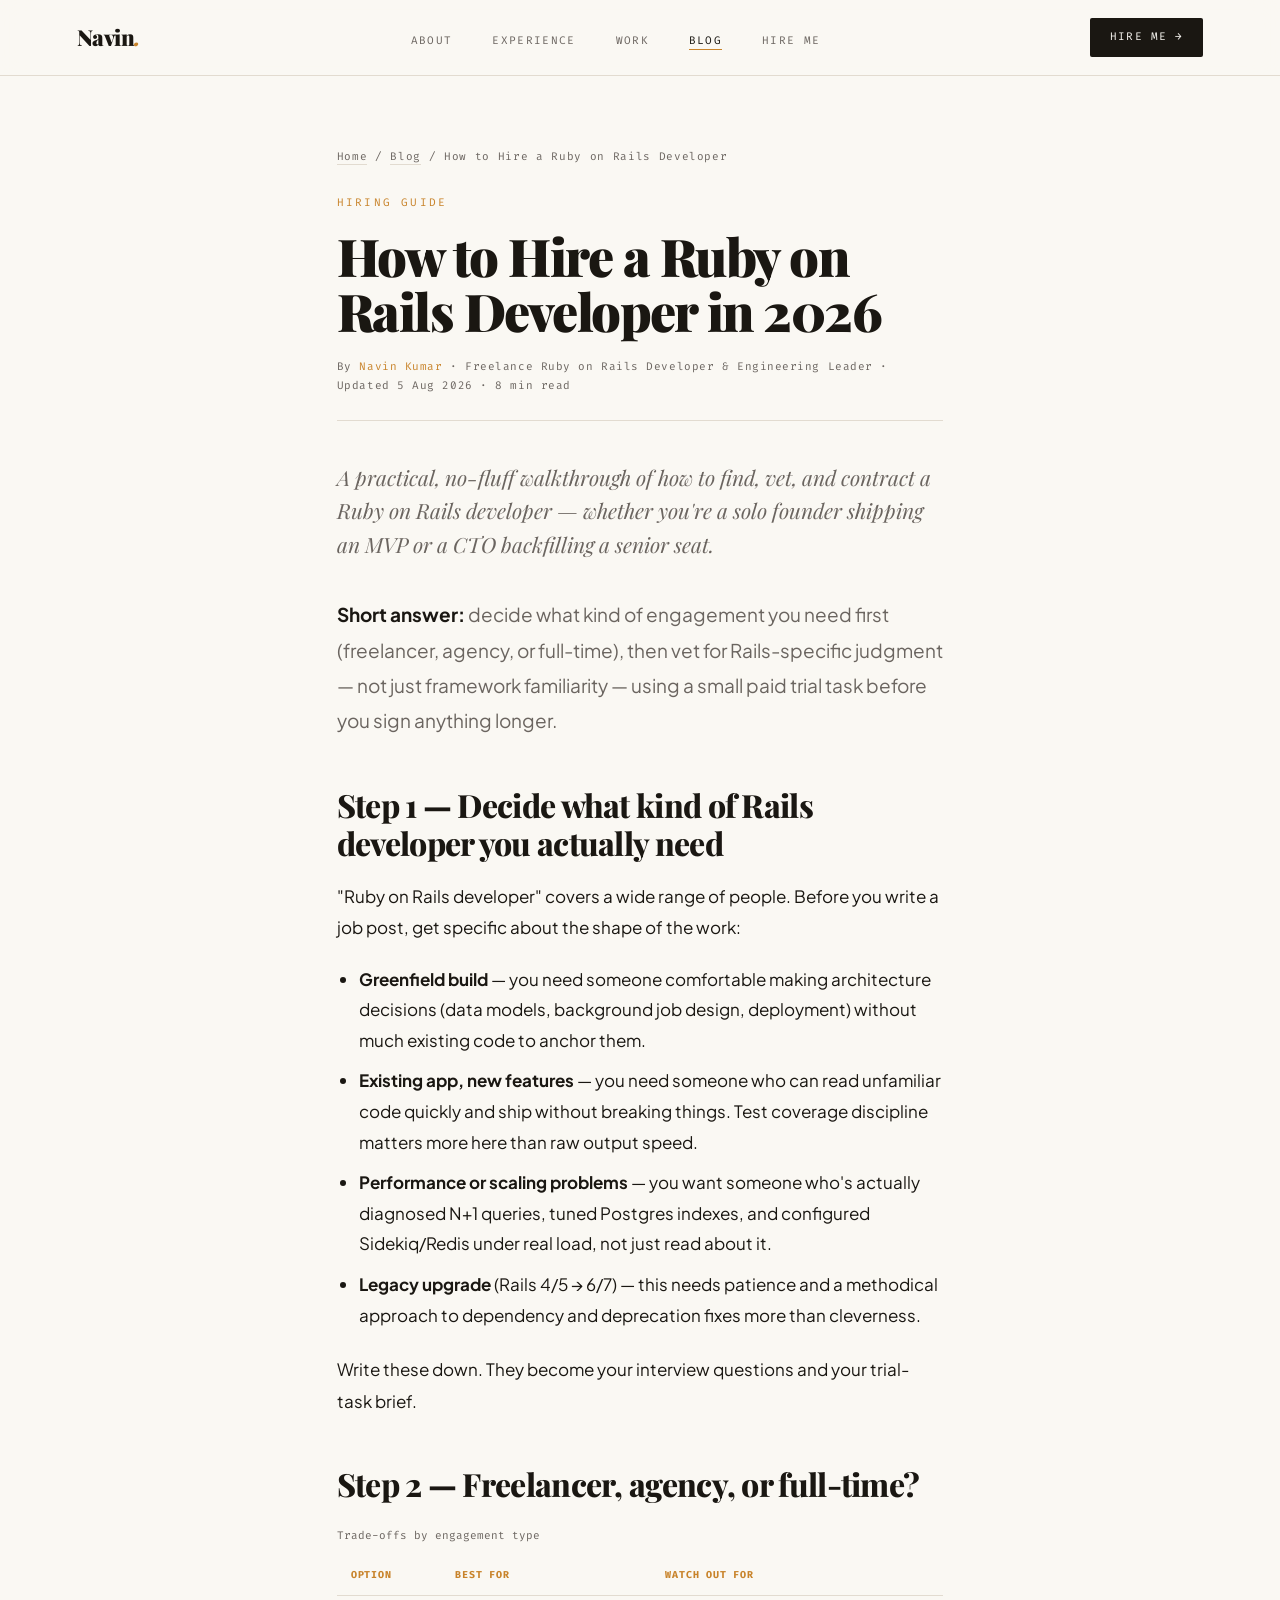
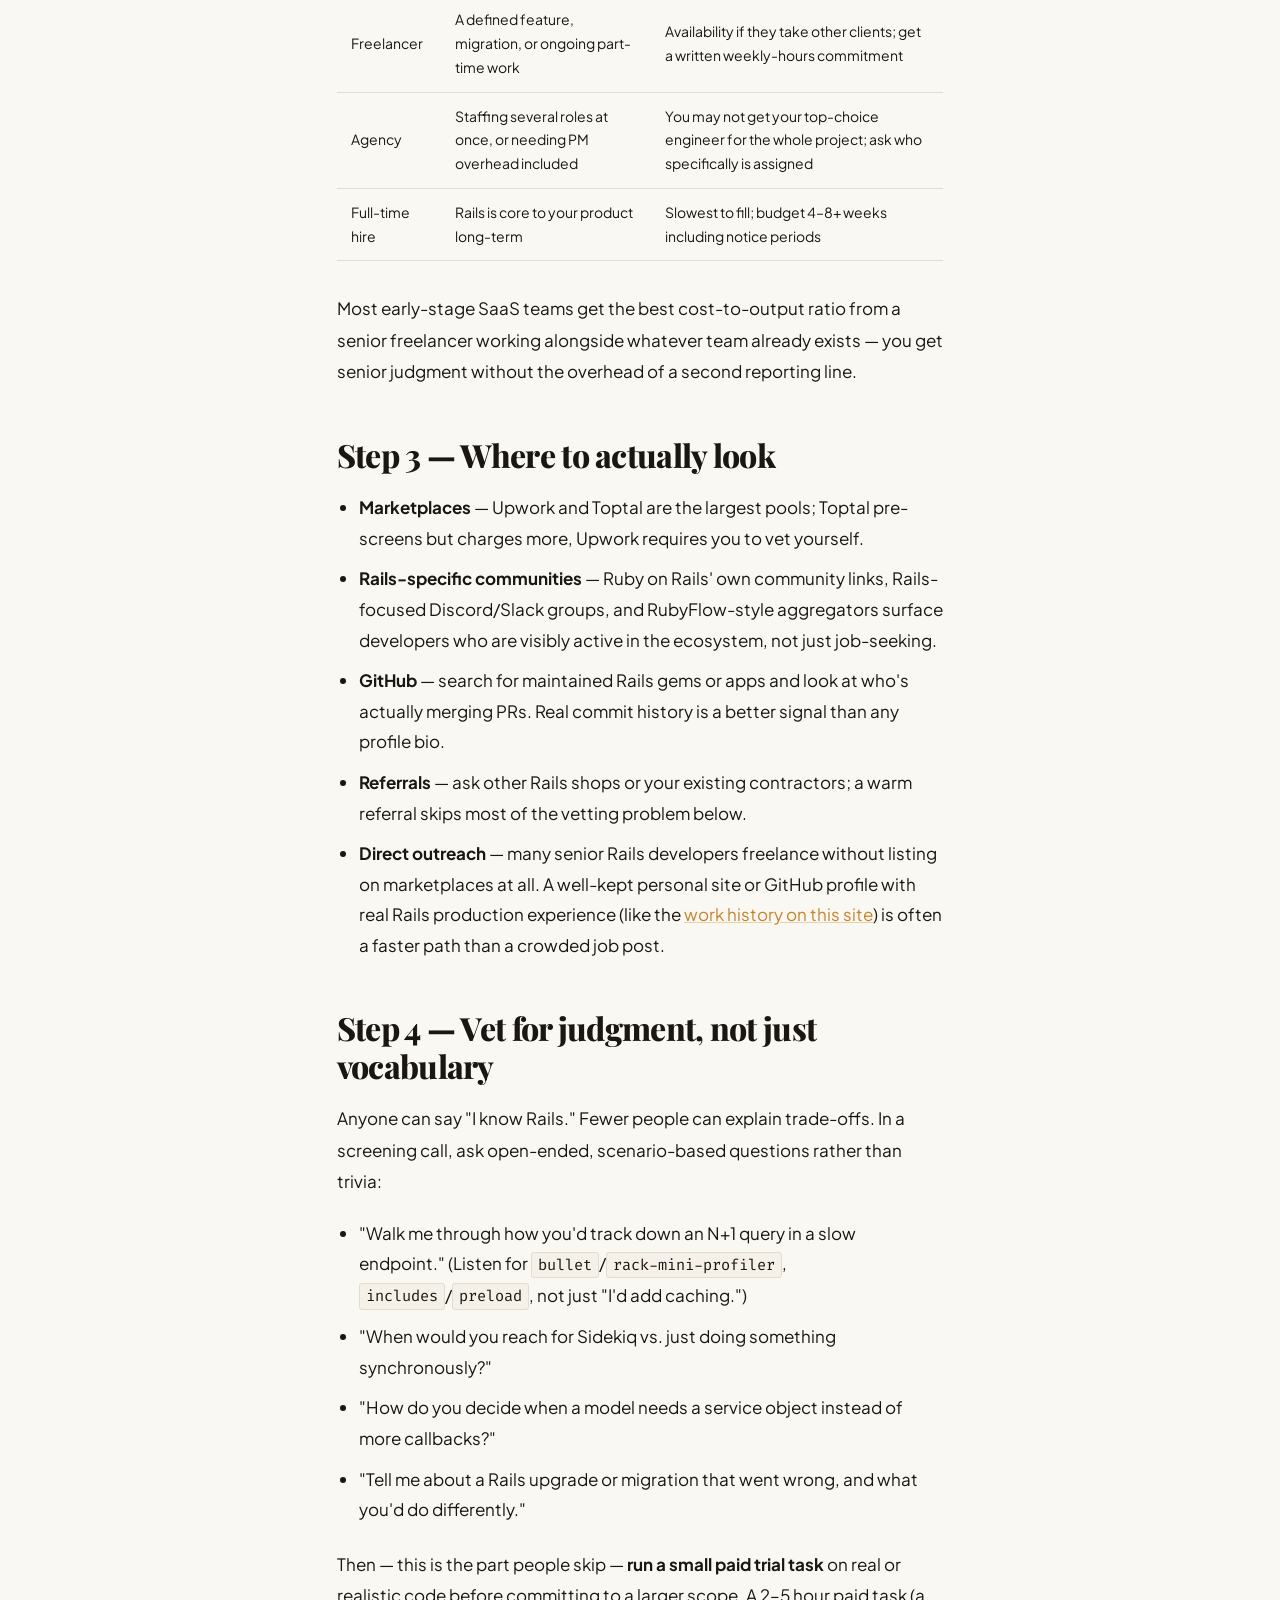
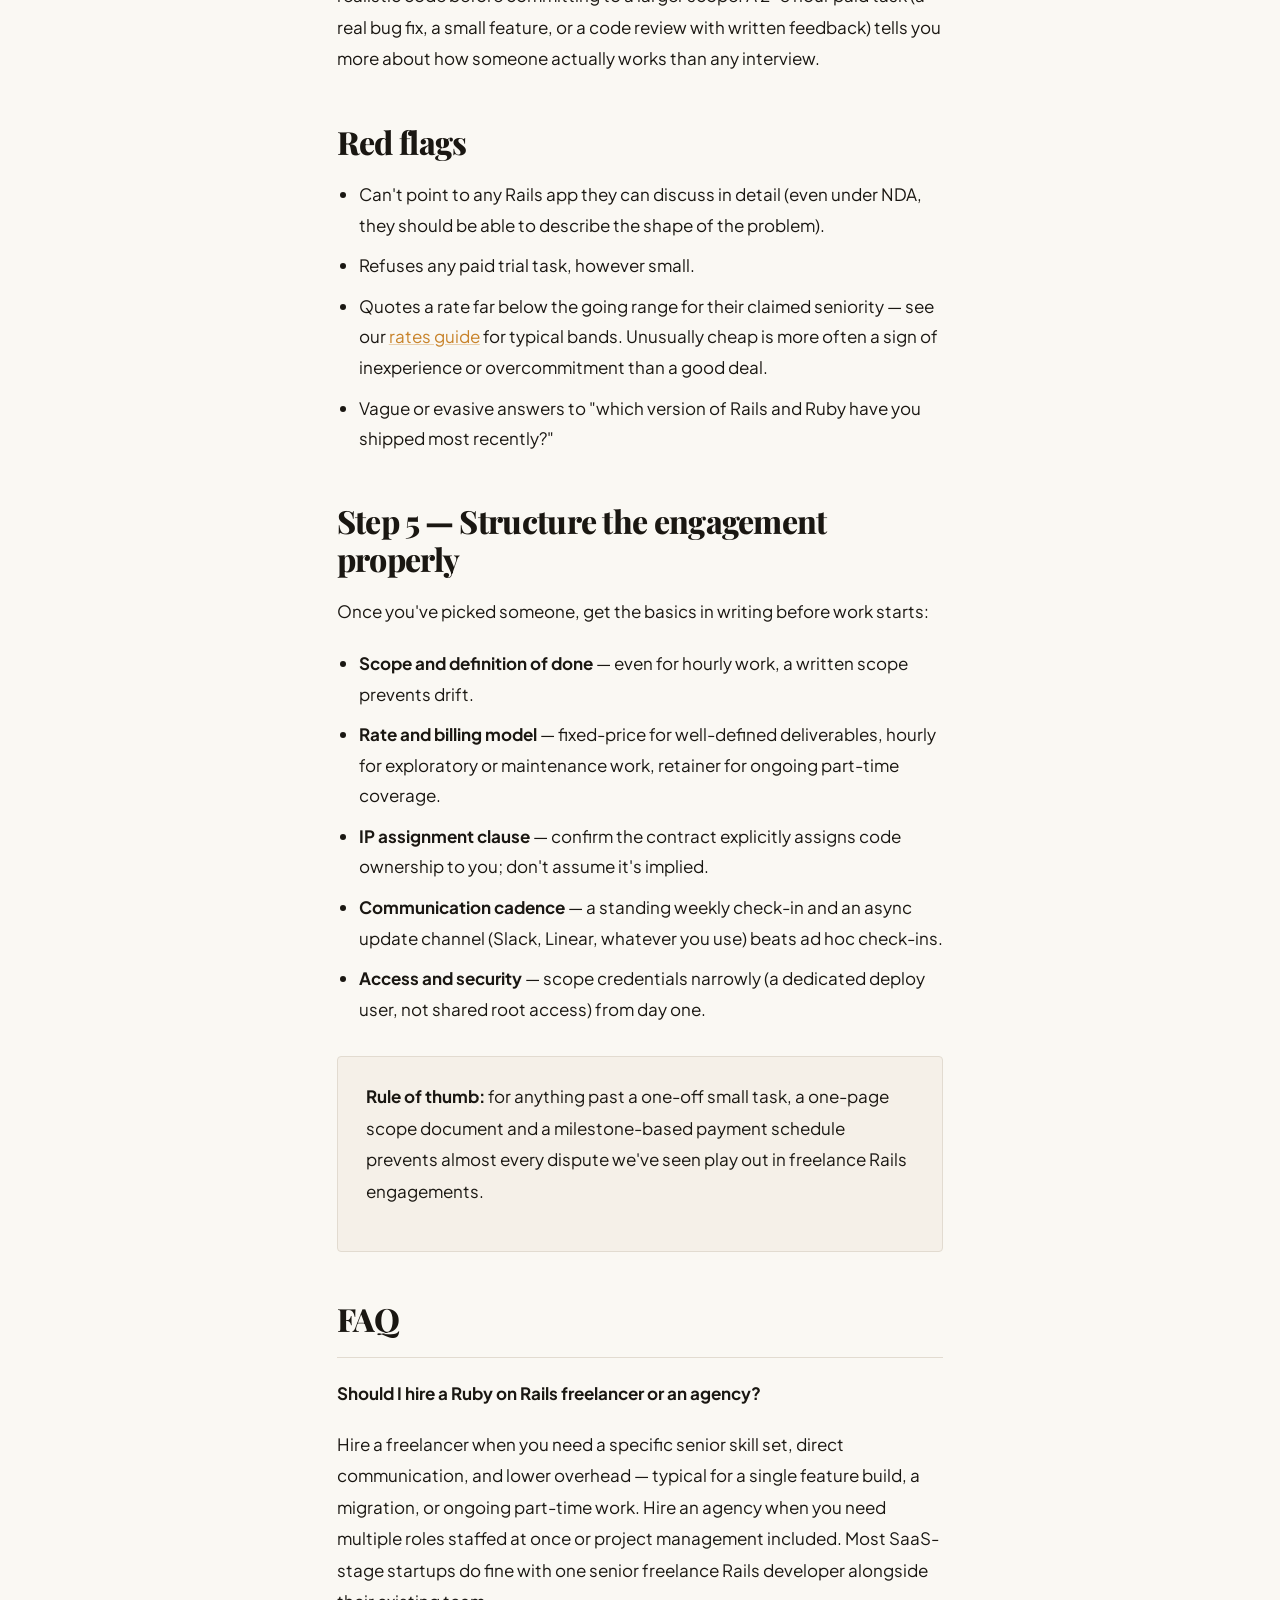
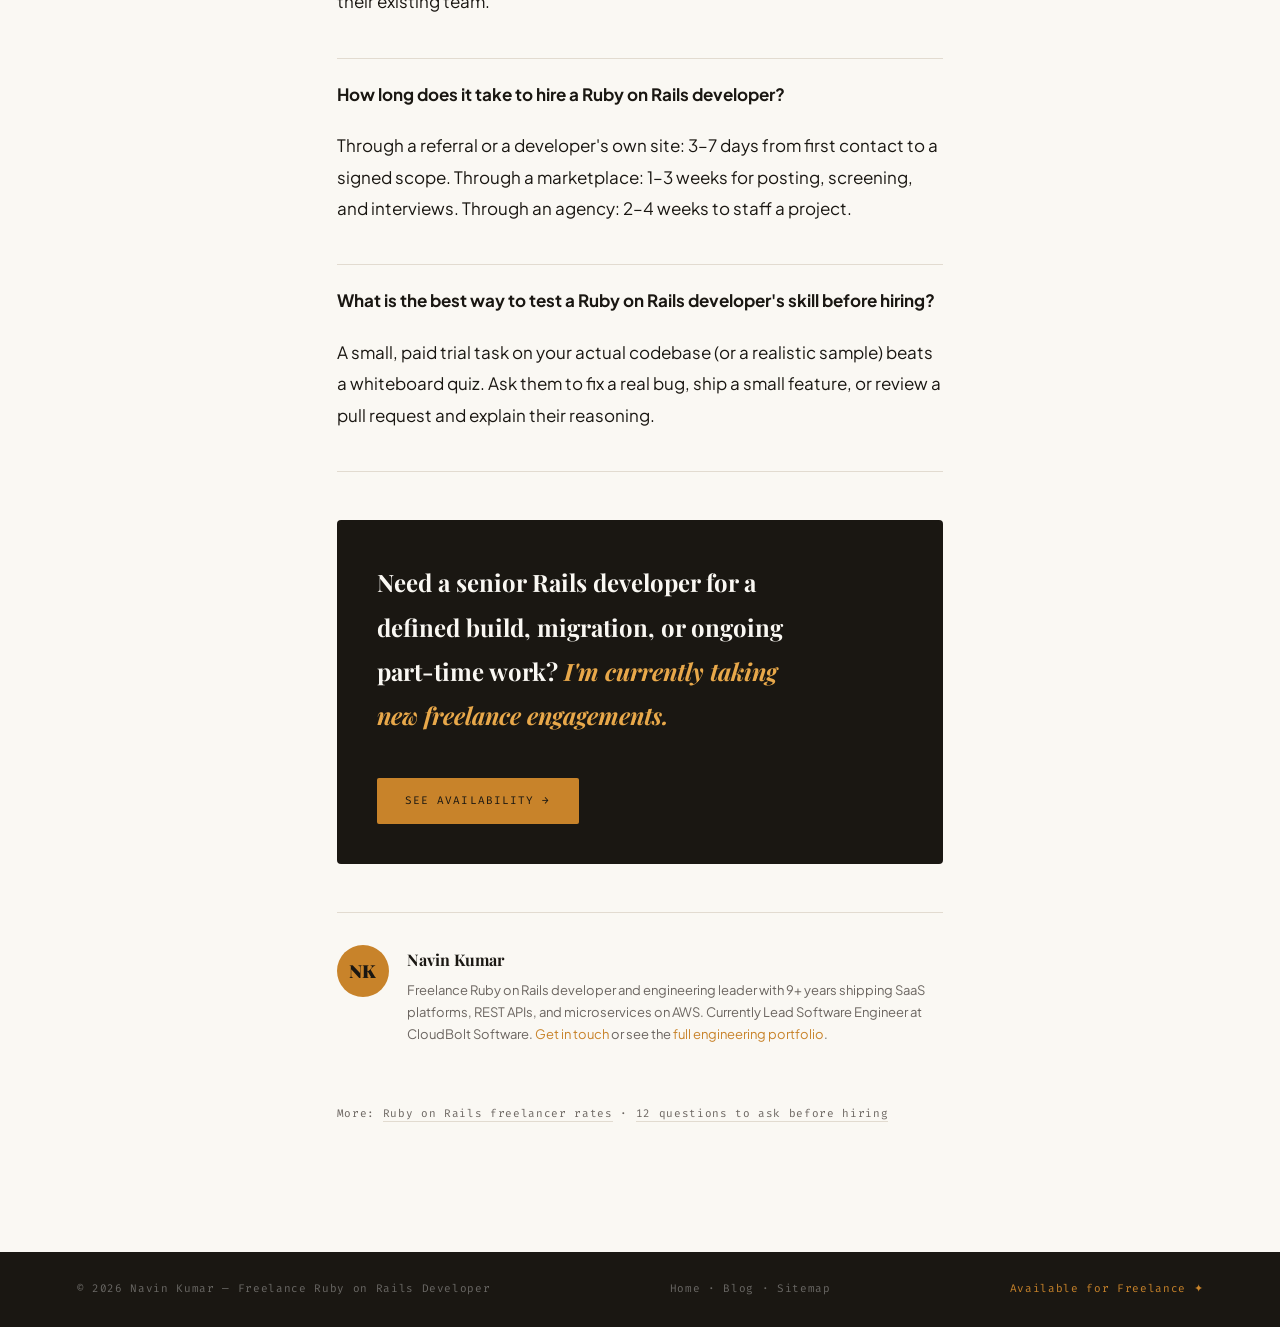
<file: blog/how-to-hire-a-ruby-on-rails-developer.html>
<!DOCTYPE html>
<html lang="en-IN">
<head>
<meta charset="UTF-8"/>
<meta name="viewport" content="width=device-width, initial-scale=1.0"/>

<title>How to Hire a Ruby on Rails Developer in 2026 (Practical Guide)</title>
<meta name="description" content="A step-by-step guide to hiring a Ruby on Rails developer: freelancer vs. agency vs. full-time, how to vet skill, red flags, and how to structure the contract."/>
<meta name="author" content="Navin Kumar"/>
<meta name="robots" content="index, follow, max-snippet:-1, max-image-preview:large"/>
<link rel="canonical" href="https://rubyonrails.info/blog/how-to-hire-a-ruby-on-rails-developer.html"/>

<meta property="og:type" content="article"/>
<meta property="og:title" content="How to Hire a Ruby on Rails Developer in 2026"/>
<meta property="og:description" content="A step-by-step guide to hiring a Ruby on Rails developer: freelancer vs. agency vs. full-time, where to look, how to vet skill, red flags, and contract structure."/>
<meta property="og:url" content="https://rubyonrails.info/blog/how-to-hire-a-ruby-on-rails-developer.html"/>
<meta property="og:image" content="https://rubyonrails.info/og-image.png"/>
<meta property="og:image:type" content="image/png"/>
<meta property="og:image:width" content="1200"/>
<meta property="og:image:height" content="630"/>
<meta property="og:image:alt" content="Navin Kumar — Freelance Ruby on Rails Developer"/>
<meta property="og:site_name" content="Navin Kumar — Freelance Ruby on Rails Developer"/>
<meta property="og:locale" content="en_IN"/>
<meta name="twitter:card" content="summary_large_image"/>
<meta name="twitter:title" content="How to Hire a Ruby on Rails Developer in 2026"/>
<meta name="twitter:description" content="Freelancer vs. agency vs. full-time, where to look, how to vet skill, red flags, and contract structure."/>
<meta name="twitter:image" content="https://rubyonrails.info/og-image.png"/>
<meta name="twitter:image:alt" content="Navin Kumar — Freelance Ruby on Rails Developer"/>
<meta name="twitter:creator" content="@dynamicnavin"/>
<meta name="twitter:site" content="@dynamicnavin"/>

<link rel="icon" type="image/svg+xml" href="/favicon.svg"/>
<link rel="icon" type="image/x-icon" href="/favicon.ico"/>
<link rel="apple-touch-icon" href="/apple-touch-icon.png" sizes="180x180"/>
<link rel="manifest" href="/site.webmanifest"/>
<link rel="alternate" type="application/atom+xml" title="Navin Kumar — Atom Feed" href="/feed.xml"/>
<link rel="alternate" type="application/rss+xml" title="Navin Kumar — RSS Feed" href="/rss.xml"/>

<link rel="preconnect" href="https://fonts.googleapis.com"/>
<link rel="preconnect" href="https://fonts.gstatic.com" crossorigin/>
<link href="https://fonts.googleapis.com/css2?family=Playfair+Display:ital,wght@0,400;0,700;0,900;1,400;1,700&family=Plus+Jakarta+Sans:wght@300;400;500;600;700&family=Fira+Code:wght@300;400;500&display=swap" rel="stylesheet"/>
<link rel="stylesheet" href="/blog/blog.css"/>

<script type="application/ld+json">
{
  "@context": "https://schema.org",
  "@graph": [
    {
      "@type": "BlogPosting",
      "@id": "https://rubyonrails.info/blog/how-to-hire-a-ruby-on-rails-developer.html#article",
      "headline": "How to Hire a Ruby on Rails Developer in 2026",
      "description": "A step-by-step guide to hiring a Ruby on Rails developer: freelancer vs. agency vs. full-time, how to vet skill, red flags, and how to structure the contract.",
      "url": "https://rubyonrails.info/blog/how-to-hire-a-ruby-on-rails-developer.html",
      "datePublished": "2026-08-05",
      "dateModified": "2026-08-05",
      "inLanguage": "en",
      "author": { "@type": "Person", "@id": "https://rubyonrails.info/#person", "name": "Navin Kumar", "url": "https://rubyonrails.info/" },
      "publisher": { "@type": "Person", "@id": "https://rubyonrails.info/#person", "name": "Navin Kumar", "url": "https://rubyonrails.info/", "image": "https://rubyonrails.info/og-image.png" },
      "mainEntityOfPage": "https://rubyonrails.info/blog/how-to-hire-a-ruby-on-rails-developer.html",
      "image": "https://rubyonrails.info/og-image.png"
    },
    {
      "@type": "BreadcrumbList",
      "itemListElement": [
        { "@type": "ListItem", "position": 1, "name": "Home", "item": "https://rubyonrails.info/" },
        { "@type": "ListItem", "position": 2, "name": "Blog", "item": "https://rubyonrails.info/blog/" },
        { "@type": "ListItem", "position": 3, "name": "How to Hire a Ruby on Rails Developer", "item": "https://rubyonrails.info/blog/how-to-hire-a-ruby-on-rails-developer.html" }
      ]
    },
    {
      "@type": "FAQPage",
      "mainEntity": [
        {
          "@type": "Question",
          "name": "Should I hire a Ruby on Rails freelancer or an agency?",
          "acceptedAnswer": { "@type": "Answer", "text": "Hire a freelancer when you need a specific senior skill set, direct communication, and lower overhead — typical for a single feature build, a migration, or ongoing part-time work. Hire an agency when you need multiple roles staffed at once, project management included, or coverage if one person is unavailable. Most SaaS-stage startups do fine with one senior freelance Rails developer plus their existing team." }
        },
        {
          "@type": "Question",
          "name": "How long does it take to hire a Ruby on Rails developer?",
          "acceptedAnswer": { "@type": "Answer", "text": "For a freelancer sourced through a referral or a developer's own site, expect 3–7 days from first contact to a signed scope. Through a marketplace like Upwork or Toptal, budget 1–3 weeks for posting, screening, and interviews. Agencies typically take 2–4 weeks to staff a project." }
        },
        {
          "@type": "Question",
          "name": "What is the best way to test a Ruby on Rails developer's skill before hiring?",
          "acceptedAnswer": { "@type": "Answer", "text": "A small, paid trial task on your actual codebase (or a realistic sample repo) beats a whiteboard quiz. Ask them to fix a real bug, add a small feature, or review a pull request and explain their reasoning. Their handling of N+1 queries, test coverage, and commit hygiene tells you more than a resume." }
        }
      ]
    }
  ]
}
</script>
</head>
<body>
<a class="skip-link" href="#main-content">Skip to main content</a>

<div class="site-nav" role="navigation" aria-label="Primary navigation">
  <div class="site-nav__inner">
    <a class="logo" href="/#hero">Navin<em>.</em></a>
    <ul class="nav-list" role="list">
      <li><a href="/#about">About</a></li>
      <li><a href="/#experience">Experience</a></li>
      <li><a href="/work/">Work</a></li>
      <li><a href="/blog/" class="active">Blog</a></li>
      <li><a href="/#contact">Hire Me</a></li>
    </ul>
    <a href="mailto:navinkumar2508@gmail.com" class="nav-cta">Hire Me →</a>
  </div>
</div>

<main id="main-content">
  <p class="breadcrumb"><a href="/">Home</a> / <a href="/blog/">Blog</a> / How to Hire a Ruby on Rails Developer</p>

  <p class="art-eyebrow">Hiring Guide</p>
  <h1 class="art-title">How to Hire a Ruby on Rails Developer in 2026</h1>
  <p class="art-meta">By <a href="/#about">Navin Kumar</a> · Freelance Ruby on Rails Developer &amp; Engineering Leader · Updated 5 Aug 2026 · 8 min read</p>

  <p class="art-dek">A practical, no-fluff walkthrough of how to find, vet, and contract a Ruby on Rails developer — whether you're a solo founder shipping an MVP or a CTO backfilling a senior seat.</p>

  <article class="body">
    <p class="lead"><strong>Short answer:</strong> decide what kind of engagement you need first (freelancer, agency, or full-time), then vet for Rails-specific judgment — not just framework familiarity — using a small paid trial task before you sign anything longer.</p>

    <h2>Step 1 — Decide what kind of Rails developer you actually need</h2>
    <p>"Ruby on Rails developer" covers a wide range of people. Before you write a job post, get specific about the shape of the work:</p>
    <ul>
      <li><strong>Greenfield build</strong> — you need someone comfortable making architecture decisions (data models, background job design, deployment) without much existing code to anchor them.</li>
      <li><strong>Existing app, new features</strong> — you need someone who can read unfamiliar code quickly and ship without breaking things. Test coverage discipline matters more here than raw output speed.</li>
      <li><strong>Performance or scaling problems</strong> — you want someone who's actually diagnosed N+1 queries, tuned Postgres indexes, and configured Sidekiq/Redis under real load, not just read about it.</li>
      <li><strong>Legacy upgrade</strong> (Rails 4/5 → 6/7) — this needs patience and a methodical approach to dependency and deprecation fixes more than cleverness.</li>
    </ul>
    <p>Write these down. They become your interview questions and your trial-task brief.</p>

    <h2>Step 2 — Freelancer, agency, or full-time?</h2>
    <table class="rates">
      <caption>Trade-offs by engagement type</caption>
      <thead><tr><th>Option</th><th>Best for</th><th>Watch out for</th></tr></thead>
      <tbody>
        <tr><td>Freelancer</td><td>A defined feature, migration, or ongoing part-time work</td><td>Availability if they take other clients; get a written weekly-hours commitment</td></tr>
        <tr><td>Agency</td><td>Staffing several roles at once, or needing PM overhead included</td><td>You may not get your top-choice engineer for the whole project; ask who specifically is assigned</td></tr>
        <tr><td>Full-time hire</td><td>Rails is core to your product long-term</td><td>Slowest to fill; budget 4–8+ weeks including notice periods</td></tr>
      </tbody>
    </table>
    <p>Most early-stage SaaS teams get the best cost-to-output ratio from a senior freelancer working alongside whatever team already exists — you get senior judgment without the overhead of a second reporting line.</p>

    <h2>Step 3 — Where to actually look</h2>
    <ul>
      <li><strong>Marketplaces</strong> — Upwork and Toptal are the largest pools; Toptal pre-screens but charges more, Upwork requires you to vet yourself.</li>
      <li><strong>Rails-specific communities</strong> — Ruby on Rails' own community links, Rails-focused Discord/Slack groups, and RubyFlow-style aggregators surface developers who are visibly active in the ecosystem, not just job-seeking.</li>
      <li><strong>GitHub</strong> — search for maintained Rails gems or apps and look at who's actually merging PRs. Real commit history is a better signal than any profile bio.</li>
      <li><strong>Referrals</strong> — ask other Rails shops or your existing contractors; a warm referral skips most of the vetting problem below.</li>
      <li><strong>Direct outreach</strong> — many senior Rails developers freelance without listing on marketplaces at all. A well-kept personal site or GitHub profile with real Rails production experience (like the <a href="/#experience">work history on this site</a>) is often a faster path than a crowded job post.</li>
    </ul>

    <h2>Step 4 — Vet for judgment, not just vocabulary</h2>
    <p>Anyone can say "I know Rails." Fewer people can explain trade-offs. In a screening call, ask open-ended, scenario-based questions rather than trivia:</p>
    <ul>
      <li>"Walk me through how you'd track down an N+1 query in a slow endpoint." (Listen for <code>bullet</code>/<code>rack-mini-profiler</code>, <code>includes</code>/<code>preload</code>, not just "I'd add caching.")</li>
      <li>"When would you reach for Sidekiq vs. just doing something synchronously?"</li>
      <li>"How do you decide when a model needs a service object instead of more callbacks?"</li>
      <li>"Tell me about a Rails upgrade or migration that went wrong, and what you'd do differently."</li>
    </ul>
    <p>Then — this is the part people skip — <strong>run a small paid trial task</strong> on real or realistic code before committing to a larger scope. A 2–5 hour paid task (a real bug fix, a small feature, or a code review with written feedback) tells you more about how someone actually works than any interview.</p>

    <h2>Red flags</h2>
    <ul>
      <li>Can't point to any Rails app they can discuss in detail (even under NDA, they should be able to describe the shape of the problem).</li>
      <li>Refuses any paid trial task, however small.</li>
      <li>Quotes a rate far below the going range for their claimed seniority — see our <a href="/blog/ruby-on-rails-freelancer-rates.html">rates guide</a> for typical bands. Unusually cheap is more often a sign of inexperience or overcommitment than a good deal.</li>
      <li>Vague or evasive answers to "which version of Rails and Ruby have you shipped most recently?"</li>
    </ul>

    <h2>Step 5 — Structure the engagement properly</h2>
    <p>Once you've picked someone, get the basics in writing before work starts:</p>
    <ul>
      <li><strong>Scope and definition of done</strong> — even for hourly work, a written scope prevents drift.</li>
      <li><strong>Rate and billing model</strong> — fixed-price for well-defined deliverables, hourly for exploratory or maintenance work, retainer for ongoing part-time coverage.</li>
      <li><strong>IP assignment clause</strong> — confirm the contract explicitly assigns code ownership to you; don't assume it's implied.</li>
      <li><strong>Communication cadence</strong> — a standing weekly check-in and an async update channel (Slack, Linear, whatever you use) beats ad hoc check-ins.</li>
      <li><strong>Access and security</strong> — scope credentials narrowly (a dedicated deploy user, not shared root access) from day one.</li>
    </ul>

    <div class="callout">
      <p><strong>Rule of thumb:</strong> for anything past a one-off small task, a one-page scope document and a milestone-based payment schedule prevents almost every dispute we've seen play out in freelance Rails engagements.</p>
    </div>

    <h2>FAQ</h2>
    <div class="faq-list">
      <div class="faq-item">
        <p class="faq-q">Should I hire a Ruby on Rails freelancer or an agency?</p>
        <p class="faq-a">Hire a freelancer when you need a specific senior skill set, direct communication, and lower overhead — typical for a single feature build, a migration, or ongoing part-time work. Hire an agency when you need multiple roles staffed at once or project management included. Most SaaS-stage startups do fine with one senior freelance Rails developer alongside their existing team.</p>
      </div>
      <div class="faq-item">
        <p class="faq-q">How long does it take to hire a Ruby on Rails developer?</p>
        <p class="faq-a">Through a referral or a developer's own site: 3–7 days from first contact to a signed scope. Through a marketplace: 1–3 weeks for posting, screening, and interviews. Through an agency: 2–4 weeks to staff a project.</p>
      </div>
      <div class="faq-item">
        <p class="faq-q">What is the best way to test a Ruby on Rails developer's skill before hiring?</p>
        <p class="faq-a">A small, paid trial task on your actual codebase (or a realistic sample) beats a whiteboard quiz. Ask them to fix a real bug, ship a small feature, or review a pull request and explain their reasoning.</p>
      </div>
    </div>

    <div class="cta-box">
      <p>Need a senior Rails developer for a defined build, migration, or ongoing part-time work? <em>I'm currently taking new freelance engagements.</em></p>
      <a href="/#contact" class="btn-solid">See availability →</a>
    </div>

    <div class="author-bio">
      <div class="initials" aria-hidden="true">NK</div>
      <div>
        <p class="name">Navin Kumar</p>
        <p class="desc">Freelance Ruby on Rails developer and engineering leader with 9+ years shipping SaaS platforms, REST APIs, and microservices on AWS. Currently Lead Software Engineer at CloudBolt Software. <a href="/#contact">Get in touch</a> or see the <a href="https://rubyonrails.tech/" target="_blank" rel="noopener">full engineering portfolio</a>.</p>
      </div>
    </div>
  </article>

  <p class="breadcrumb" style="margin-top:40px;">More: <a href="/blog/ruby-on-rails-freelancer-rates.html">Ruby on Rails freelancer rates</a> · <a href="/blog/questions-to-ask-ruby-on-rails-freelancer.html">12 questions to ask before hiring</a></p>
</main>

<footer>
  <span>© <time datetime="2026">2026</time> Navin Kumar — Freelance Ruby on Rails Developer</span>
  <nav aria-label="Footer links">
    <a href="/">Home</a> · <a href="/blog/">Blog</a> · <a href="/sitemap.xml">Sitemap</a>
  </nav>
  <span class="f-amber">Available for Freelance ✦</span>
</footer>
</body>
</html>
</file>
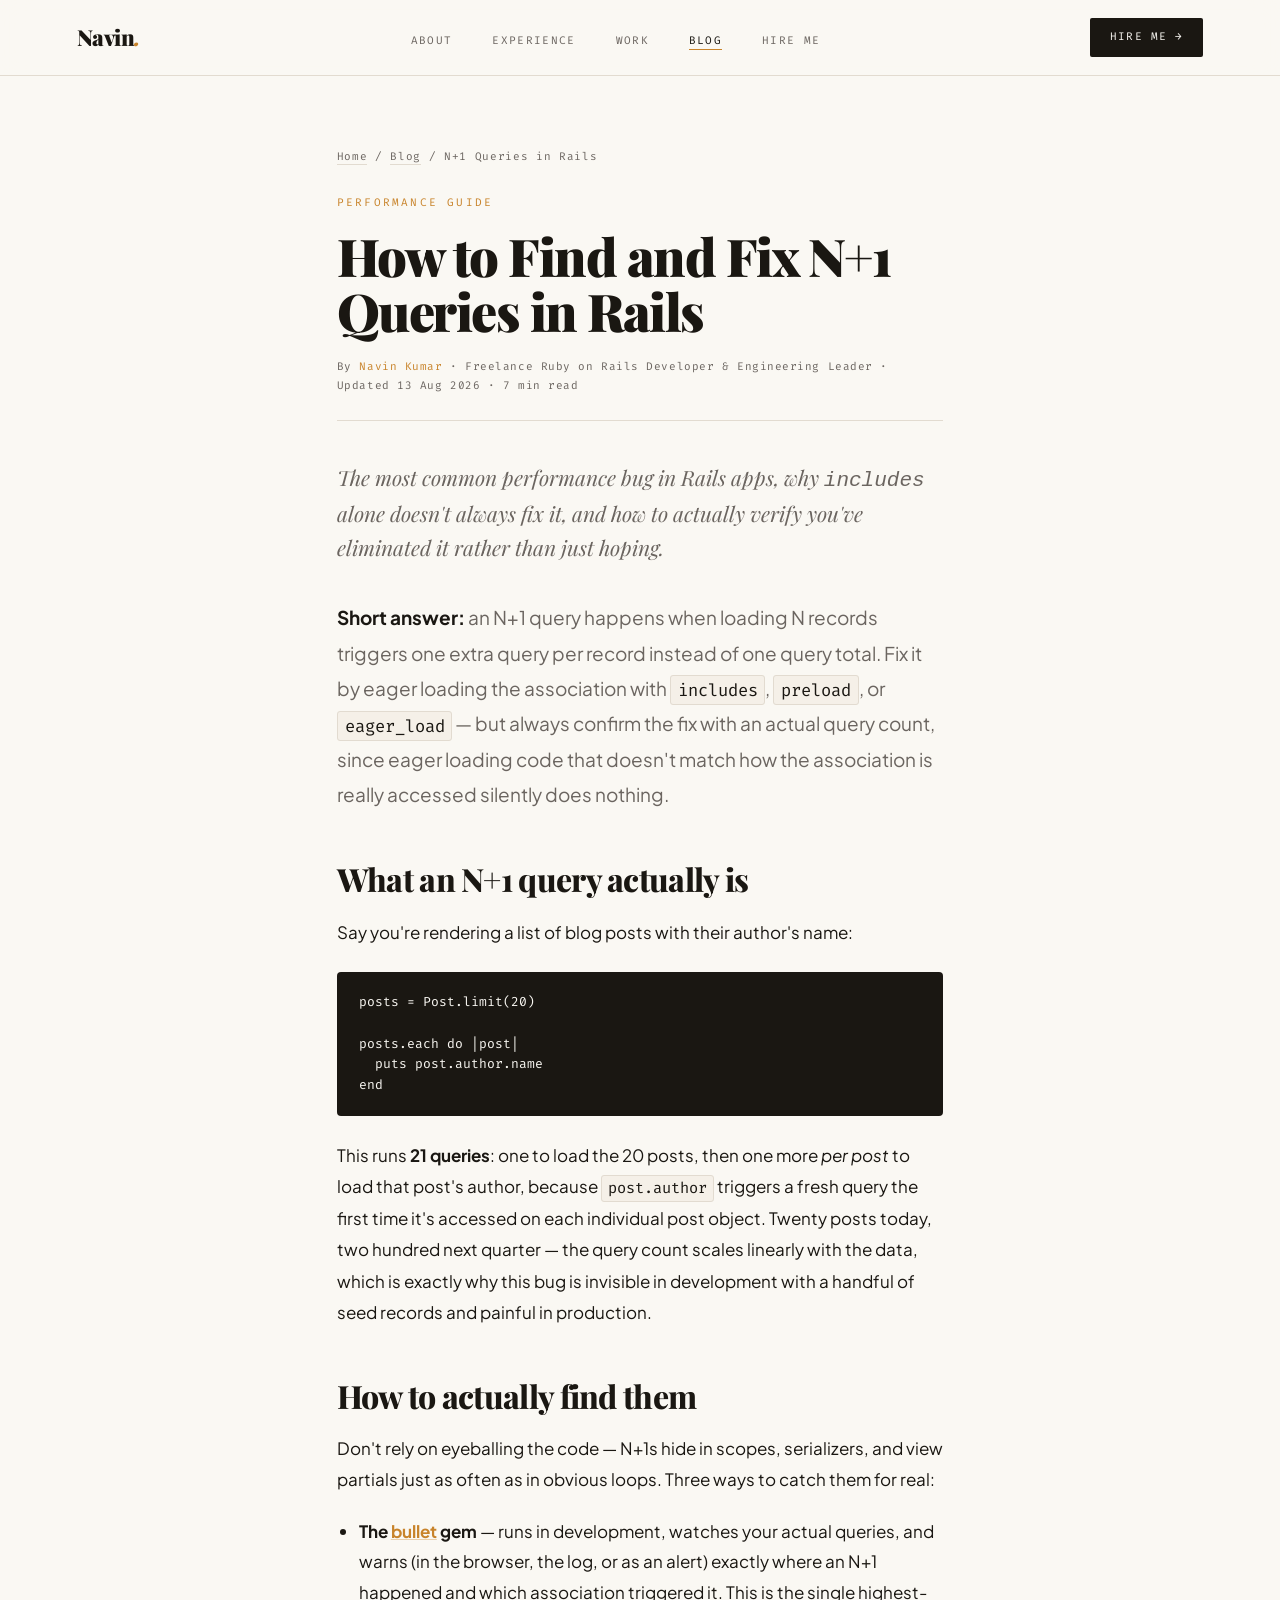
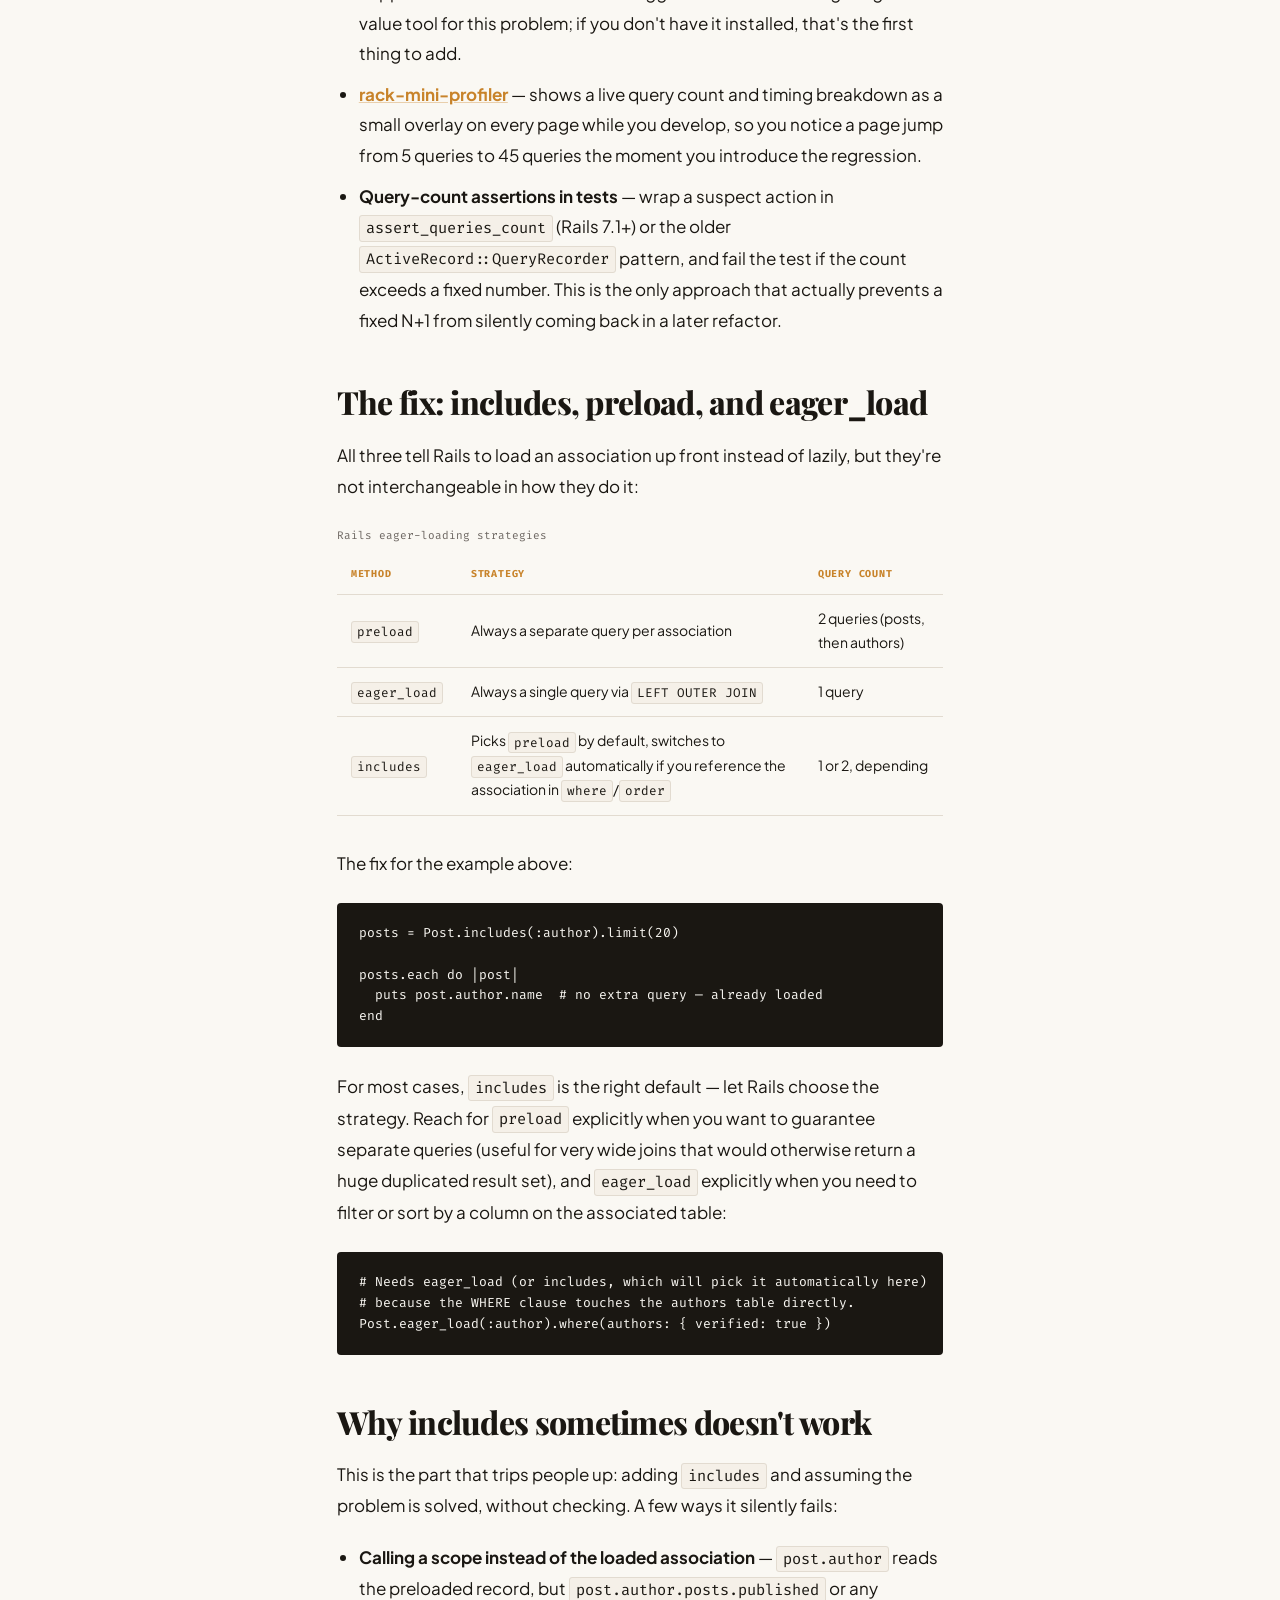
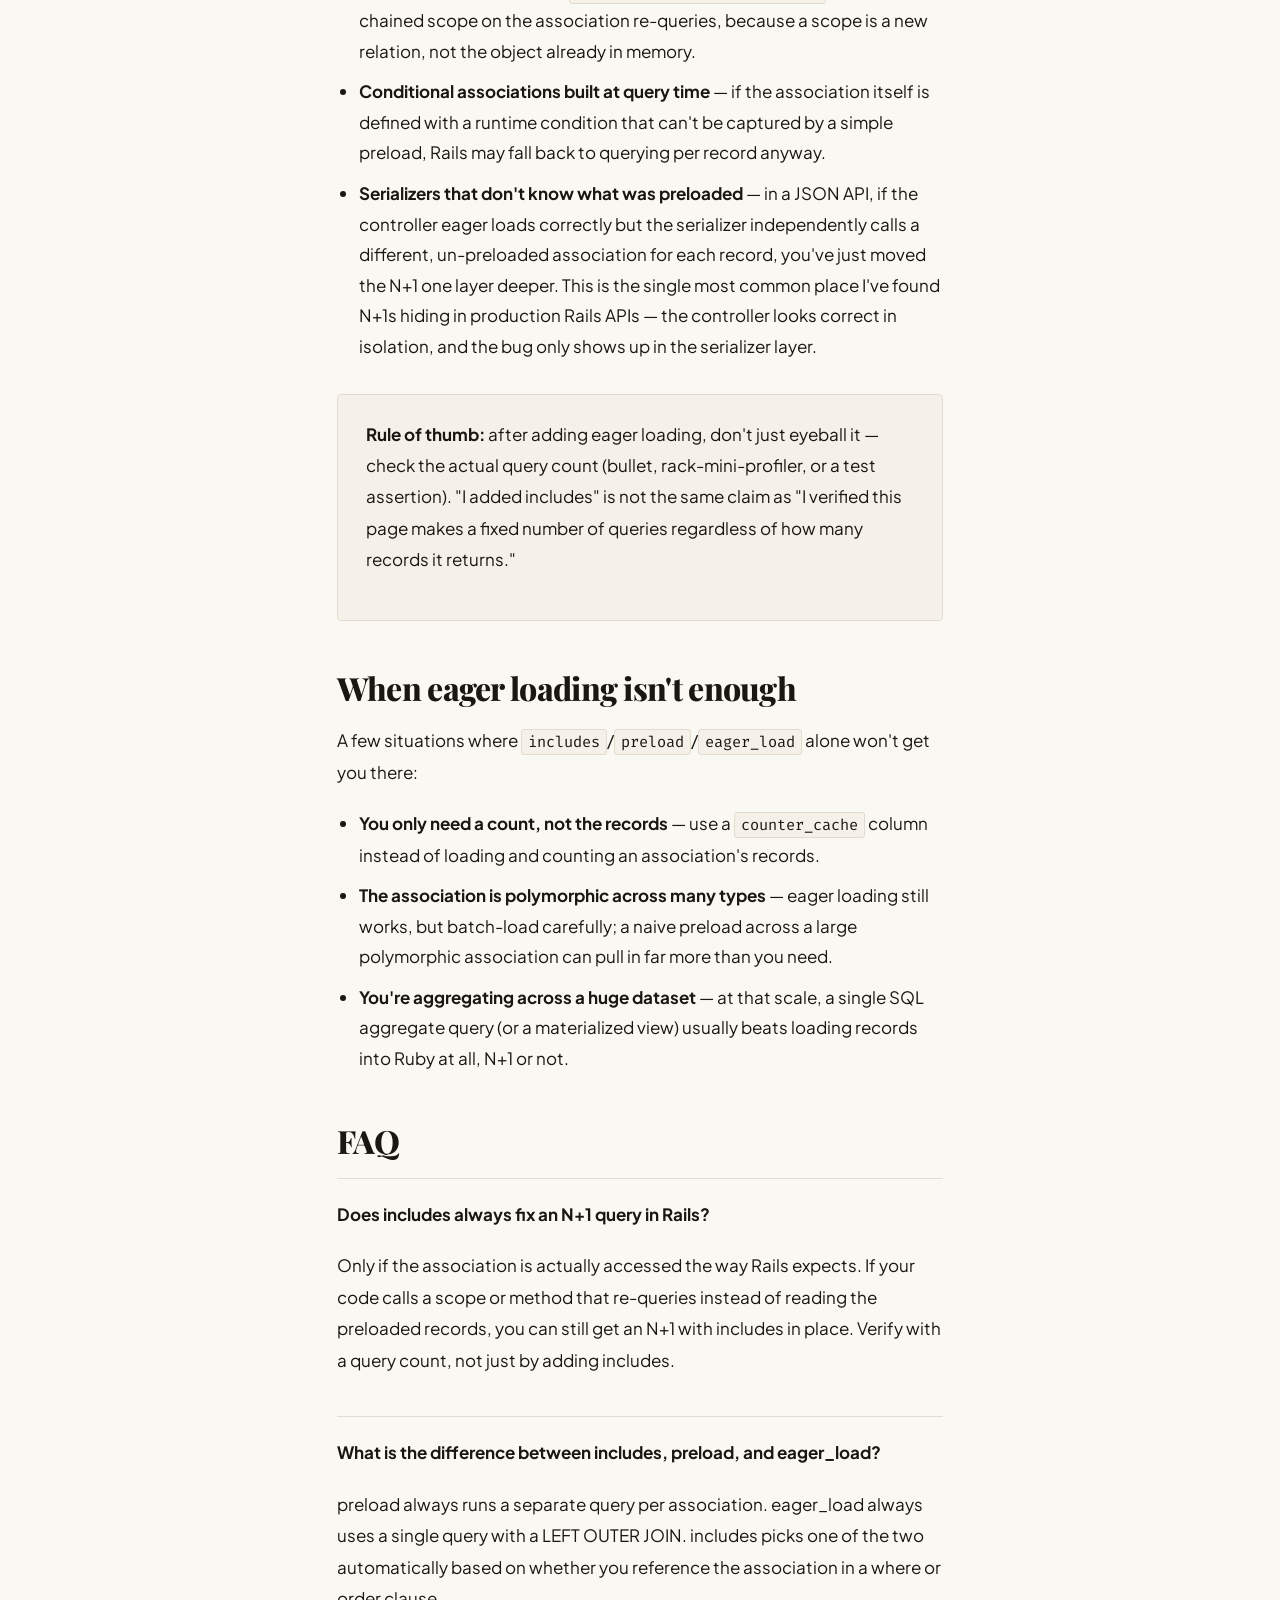
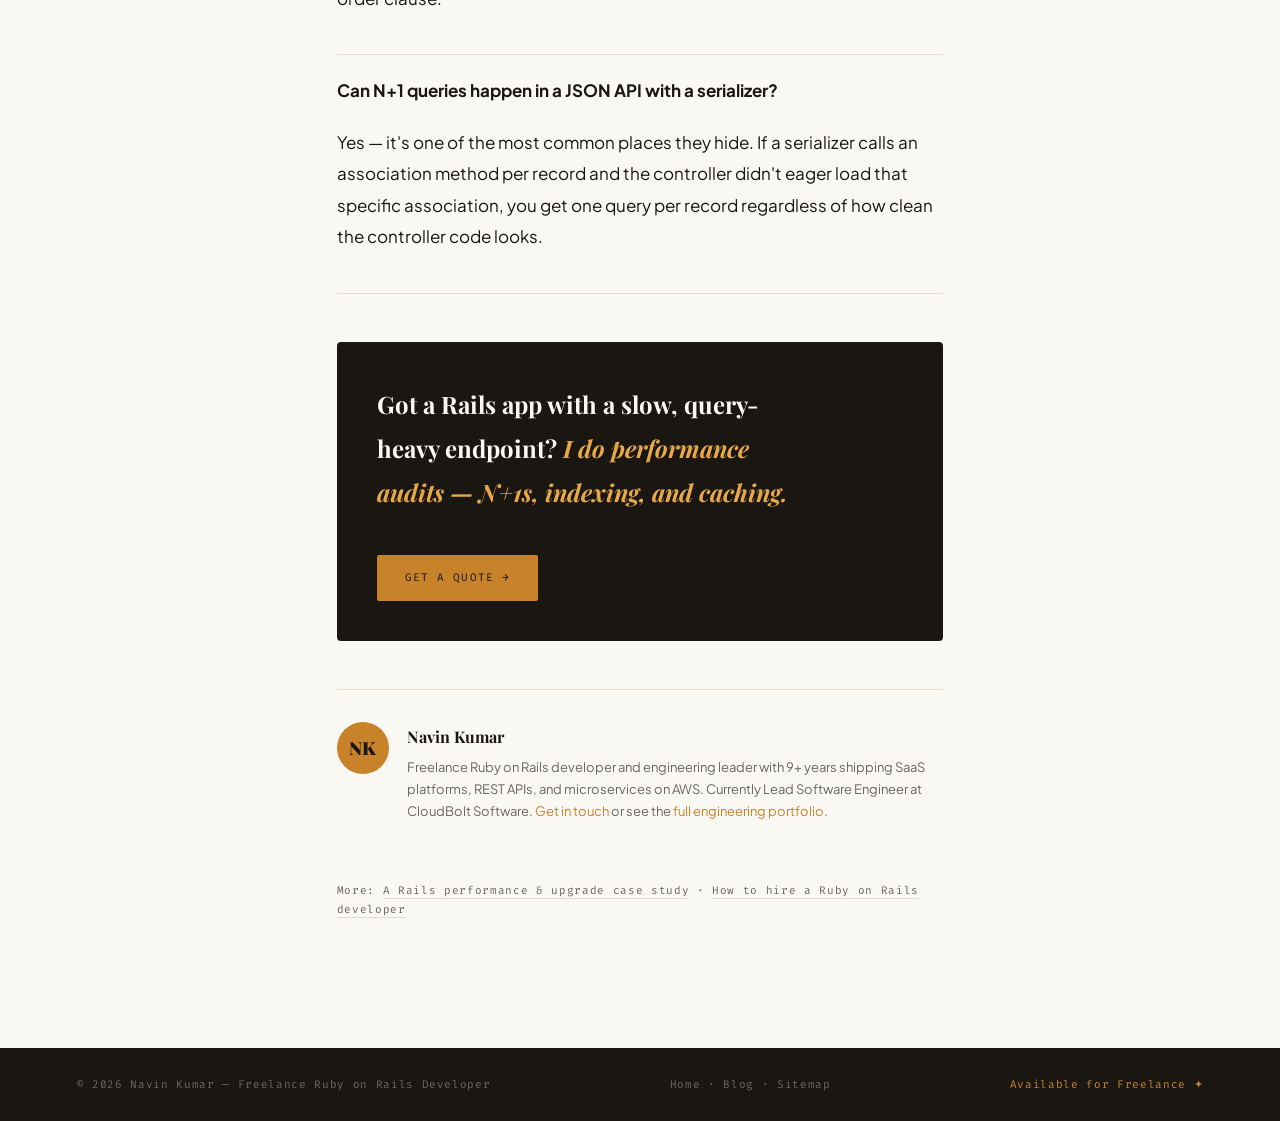
<file: blog/n-plus-one-queries-in-rails.html>
<!DOCTYPE html>
<html lang="en-IN">
<head>
<meta charset="UTF-8"/>
<meta name="viewport" content="width=device-width, initial-scale=1.0"/>

<title>How to Find and Fix N+1 Queries in Rails</title>
<meta name="description" content="How to spot and fix N+1 queries in Rails using bullet and rack-mini-profiler, and when to reach for includes, preload, or eager_load."/>
<meta name="author" content="Navin Kumar"/>
<meta name="robots" content="index, follow, max-snippet:-1, max-image-preview:large"/>
<link rel="canonical" href="https://rubyonrails.info/blog/n-plus-one-queries-in-rails.html"/>

<meta property="og:type" content="article"/>
<meta property="og:title" content="How to Find and Fix N+1 Queries in Rails"/>
<meta property="og:description" content="How to spot and fix N+1 queries in Rails using bullet and rack-mini-profiler, and when to reach for includes, preload, or eager_load."/>
<meta property="og:url" content="https://rubyonrails.info/blog/n-plus-one-queries-in-rails.html"/>
<meta property="og:image" content="https://rubyonrails.info/og-image.png"/>
<meta property="og:image:type" content="image/png"/>
<meta property="og:image:width" content="1200"/>
<meta property="og:image:height" content="630"/>
<meta property="og:image:alt" content="Navin Kumar — Freelance Ruby on Rails Developer"/>
<meta property="og:site_name" content="Navin Kumar — Freelance Ruby on Rails Developer"/>
<meta property="og:locale" content="en_IN"/>
<meta name="twitter:card" content="summary_large_image"/>
<meta name="twitter:title" content="How to Find and Fix N+1 Queries in Rails"/>
<meta name="twitter:description" content="Spotting and fixing N+1 queries with bullet, rack-mini-profiler, and the right eager-loading strategy."/>
<meta name="twitter:image" content="https://rubyonrails.info/og-image.png"/>
<meta name="twitter:image:alt" content="Navin Kumar — Freelance Ruby on Rails Developer"/>
<meta name="twitter:creator" content="@dynamicnavin"/>
<meta name="twitter:site" content="@dynamicnavin"/>

<link rel="icon" type="image/svg+xml" href="/favicon.svg"/>
<link rel="icon" type="image/x-icon" href="/favicon.ico"/>
<link rel="apple-touch-icon" href="/apple-touch-icon.png" sizes="180x180"/>
<link rel="manifest" href="/site.webmanifest"/>
<link rel="alternate" type="application/atom+xml" title="Navin Kumar — Atom Feed" href="/feed.xml"/>
<link rel="alternate" type="application/rss+xml" title="Navin Kumar — RSS Feed" href="/rss.xml"/>

<link rel="preconnect" href="https://fonts.googleapis.com"/>
<link rel="preconnect" href="https://fonts.gstatic.com" crossorigin/>
<link href="https://fonts.googleapis.com/css2?family=Playfair+Display:ital,wght@0,400;0,700;0,900;1,400;1,700&family=Plus+Jakarta+Sans:wght@300;400;500;600;700&family=Fira+Code:wght@300;400;500&display=swap" rel="stylesheet"/>
<link rel="stylesheet" href="/blog/blog.css"/>

<script type="application/ld+json">
{
  "@context": "https://schema.org",
  "@graph": [
    {
      "@type": "BlogPosting",
      "@id": "https://rubyonrails.info/blog/n-plus-one-queries-in-rails.html#article",
      "headline": "How to Find and Fix N+1 Queries in Rails",
      "description": "How to spot and fix N+1 queries in Rails using bullet and rack-mini-profiler, and when to reach for includes, preload, or eager_load.",
      "url": "https://rubyonrails.info/blog/n-plus-one-queries-in-rails.html",
      "datePublished": "2026-08-13",
      "dateModified": "2026-08-13",
      "inLanguage": "en",
      "author": { "@type": "Person", "@id": "https://rubyonrails.info/#person", "name": "Navin Kumar", "url": "https://rubyonrails.info/" },
      "publisher": { "@type": "Person", "@id": "https://rubyonrails.info/#person", "name": "Navin Kumar", "url": "https://rubyonrails.info/", "image": "https://rubyonrails.info/og-image.png" },
      "mainEntityOfPage": "https://rubyonrails.info/blog/n-plus-one-queries-in-rails.html",
      "image": "https://rubyonrails.info/og-image.png"
    },
    {
      "@type": "BreadcrumbList",
      "itemListElement": [
        { "@type": "ListItem", "position": 1, "name": "Home", "item": "https://rubyonrails.info/" },
        { "@type": "ListItem", "position": 2, "name": "Blog", "item": "https://rubyonrails.info/blog/" },
        { "@type": "ListItem", "position": 3, "name": "N+1 Queries in Rails", "item": "https://rubyonrails.info/blog/n-plus-one-queries-in-rails.html" }
      ]
    },
    {
      "@type": "FAQPage",
      "mainEntity": [
        {
          "@type": "Question",
          "name": "Does includes always fix an N+1 query in Rails?",
          "acceptedAnswer": { "@type": "Answer", "text": "Only if the association is actually accessed the way Rails expects. includes loads the association into memory, but if your code calls a scope or a method that triggers a fresh query on the association (rather than reading the already-loaded records), you can still get an N+1 even with includes in place. Always verify with a query count, not just by adding includes and assuming it worked." }
        },
        {
          "@type": "Question",
          "name": "What is the difference between includes, preload, and eager_load in Rails?",
          "acceptedAnswer": { "@type": "Answer", "text": "preload always runs a separate query per association (two total queries for one level of nesting). eager_load always uses a single query with a LEFT OUTER JOIN. includes picks one of the two automatically: preload's separate-query strategy by default, or eager_load's JOIN strategy if you reference the association in a where or order clause that needs SQL-level access to it." }
        },
        {
          "@type": "Question",
          "name": "Can N+1 queries happen in an API that uses a serializer?",
          "acceptedAnswer": { "@type": "Answer", "text": "Yes, and it's one of the most common places they hide. If a serializer (ActiveModel::Serializer, jbuilder, or a custom hash builder) calls an association method for every record in a collection, and the controller only loaded the top-level records without eager loading, you get exactly one query per record on top of the original query." }
        }
      ]
    }
  ]
}
</script>
</head>
<body>
<a class="skip-link" href="#main-content">Skip to main content</a>

<div class="site-nav" role="navigation" aria-label="Primary navigation">
  <div class="site-nav__inner">
    <a class="logo" href="/#hero">Navin<em>.</em></a>
    <ul class="nav-list" role="list">
      <li><a href="/#about">About</a></li>
      <li><a href="/#experience">Experience</a></li>
      <li><a href="/work/">Work</a></li>
      <li><a href="/blog/" class="active">Blog</a></li>
      <li><a href="/#contact">Hire Me</a></li>
    </ul>
    <a href="mailto:navinkumar2508@gmail.com" class="nav-cta">Hire Me →</a>
  </div>
</div>

<main id="main-content">
  <p class="breadcrumb"><a href="/">Home</a> / <a href="/blog/">Blog</a> / N+1 Queries in Rails</p>

  <p class="art-eyebrow">Performance Guide</p>
  <h1 class="art-title">How to Find and Fix N+1 Queries in Rails</h1>
  <p class="art-meta">By <a href="/#about">Navin Kumar</a> · Freelance Ruby on Rails Developer &amp; Engineering Leader · Updated 13 Aug 2026 · 7 min read</p>

  <p class="art-dek">The most common performance bug in Rails apps, why <code>includes</code> alone doesn't always fix it, and how to actually verify you've eliminated it rather than just hoping.</p>

  <article class="body">
    <p class="lead"><strong>Short answer:</strong> an N+1 query happens when loading N records triggers one extra query per record instead of one query total. Fix it by eager loading the association with <code>includes</code>, <code>preload</code>, or <code>eager_load</code> — but always confirm the fix with an actual query count, since eager loading code that doesn't match how the association is really accessed silently does nothing.</p>

    <h2>What an N+1 query actually is</h2>
    <p>Say you're rendering a list of blog posts with their author's name:</p>

    <pre><code>posts = Post.limit(20)

posts.each do |post|
  puts post.author.name
end</code></pre>

    <p>This runs <strong>21 queries</strong>: one to load the 20 posts, then one more <em>per post</em> to load that post's author, because <code>post.author</code> triggers a fresh query the first time it's accessed on each individual post object. Twenty posts today, two hundred next quarter — the query count scales linearly with the data, which is exactly why this bug is invisible in development with a handful of seed records and painful in production.</p>

    <h2>How to actually find them</h2>
    <p>Don't rely on eyeballing the code — N+1s hide in scopes, serializers, and view partials just as often as in obvious loops. Three ways to catch them for real:</p>
    <ul>
      <li><strong>The <a href="https://github.com/flyerhzm/bullet" target="_blank" rel="noopener">bullet</a> gem</strong> — runs in development, watches your actual queries, and warns (in the browser, the log, or as an alert) exactly where an N+1 happened and which association triggered it. This is the single highest-value tool for this problem; if you don't have it installed, that's the first thing to add.</li>
      <li><strong><a href="https://github.com/MiniProfiler/rack-mini-profiler" target="_blank" rel="noopener">rack-mini-profiler</a></strong> — shows a live query count and timing breakdown as a small overlay on every page while you develop, so you notice a page jump from 5 queries to 45 queries the moment you introduce the regression.</li>
      <li><strong>Query-count assertions in tests</strong> — wrap a suspect action in <code>assert_queries_count</code> (Rails 7.1+) or the older <code>ActiveRecord::QueryRecorder</code> pattern, and fail the test if the count exceeds a fixed number. This is the only approach that actually prevents a fixed N+1 from silently coming back in a later refactor.</li>
    </ul>

    <h2>The fix: includes, preload, and eager_load</h2>
    <p>All three tell Rails to load an association up front instead of lazily, but they're not interchangeable in how they do it:</p>
    <table class="rates">
      <caption>Rails eager-loading strategies</caption>
      <thead><tr><th>Method</th><th>Strategy</th><th>Query count</th></tr></thead>
      <tbody>
        <tr><td><code>preload</code></td><td>Always a separate query per association</td><td>2 queries (posts, then authors)</td></tr>
        <tr><td><code>eager_load</code></td><td>Always a single query via <code>LEFT OUTER JOIN</code></td><td>1 query</td></tr>
        <tr><td><code>includes</code></td><td>Picks <code>preload</code> by default, switches to <code>eager_load</code> automatically if you reference the association in <code>where</code>/<code>order</code></td><td>1 or 2, depending</td></tr>
      </tbody>
    </table>

    <p>The fix for the example above:</p>
    <pre><code>posts = Post.includes(:author).limit(20)

posts.each do |post|
  puts post.author.name  # no extra query — already loaded
end</code></pre>

    <p>For most cases, <code>includes</code> is the right default — let Rails choose the strategy. Reach for <code>preload</code> explicitly when you want to guarantee separate queries (useful for very wide joins that would otherwise return a huge duplicated result set), and <code>eager_load</code> explicitly when you need to filter or sort by a column on the associated table:</p>
    <pre><code># Needs eager_load (or includes, which will pick it automatically here)
# because the WHERE clause touches the authors table directly.
Post.eager_load(:author).where(authors: { verified: true })</code></pre>

    <h2>Why includes sometimes doesn't work</h2>
    <p>This is the part that trips people up: adding <code>includes</code> and assuming the problem is solved, without checking. A few ways it silently fails:</p>
    <ul>
      <li><strong>Calling a scope instead of the loaded association</strong> — <code>post.author</code> reads the preloaded record, but <code>post.author.posts.published</code> or any chained scope on the association re-queries, because a scope is a new relation, not the object already in memory.</li>
      <li><strong>Conditional associations built at query time</strong> — if the association itself is defined with a runtime condition that can't be captured by a simple preload, Rails may fall back to querying per record anyway.</li>
      <li><strong>Serializers that don't know what was preloaded</strong> — in a JSON API, if the controller eager loads correctly but the serializer independently calls a different, un-preloaded association for each record, you've just moved the N+1 one layer deeper. This is the single most common place I've found N+1s hiding in production Rails APIs — the controller looks correct in isolation, and the bug only shows up in the serializer layer.</li>
    </ul>

    <div class="callout">
      <p><strong>Rule of thumb:</strong> after adding eager loading, don't just eyeball it — check the actual query count (bullet, rack-mini-profiler, or a test assertion). "I added includes" is not the same claim as "I verified this page makes a fixed number of queries regardless of how many records it returns."</p>
    </div>

    <h2>When eager loading isn't enough</h2>
    <p>A few situations where <code>includes</code>/<code>preload</code>/<code>eager_load</code> alone won't get you there:</p>
    <ul>
      <li><strong>You only need a count, not the records</strong> — use a <code>counter_cache</code> column instead of loading and counting an association's records.</li>
      <li><strong>The association is polymorphic across many types</strong> — eager loading still works, but batch-load carefully; a naive preload across a large polymorphic association can pull in far more than you need.</li>
      <li><strong>You're aggregating across a huge dataset</strong> — at that scale, a single SQL aggregate query (or a materialized view) usually beats loading records into Ruby at all, N+1 or not.</li>
    </ul>

    <h2>FAQ</h2>
    <div class="faq-list">
      <div class="faq-item">
        <p class="faq-q">Does includes always fix an N+1 query in Rails?</p>
        <p class="faq-a">Only if the association is actually accessed the way Rails expects. If your code calls a scope or method that re-queries instead of reading the preloaded records, you can still get an N+1 with includes in place. Verify with a query count, not just by adding includes.</p>
      </div>
      <div class="faq-item">
        <p class="faq-q">What is the difference between includes, preload, and eager_load?</p>
        <p class="faq-a">preload always runs a separate query per association. eager_load always uses a single query with a LEFT OUTER JOIN. includes picks one of the two automatically based on whether you reference the association in a where or order clause.</p>
      </div>
      <div class="faq-item">
        <p class="faq-q">Can N+1 queries happen in a JSON API with a serializer?</p>
        <p class="faq-a">Yes — it's one of the most common places they hide. If a serializer calls an association method per record and the controller didn't eager load that specific association, you get one query per record regardless of how clean the controller code looks.</p>
      </div>
    </div>

    <div class="cta-box">
      <p>Got a Rails app with a slow, query-heavy endpoint? <em>I do performance audits — N+1s, indexing, and caching.</em></p>
      <a href="/#contact" class="btn-solid">Get a quote →</a>
    </div>

    <div class="author-bio">
      <div class="initials" aria-hidden="true">NK</div>
      <div>
        <p class="name">Navin Kumar</p>
        <p class="desc">Freelance Ruby on Rails developer and engineering leader with 9+ years shipping SaaS platforms, REST APIs, and microservices on AWS. Currently Lead Software Engineer at CloudBolt Software. <a href="/#contact">Get in touch</a> or see the <a href="https://rubyonrails.tech/" target="_blank" rel="noopener">full engineering portfolio</a>.</p>
      </div>
    </div>
  </article>

  <p class="breadcrumb" style="margin-top:40px;">More: <a href="/work/pyramid-rails-upgrade-insurance-healthcare.html">A Rails performance &amp; upgrade case study</a> · <a href="/blog/how-to-hire-a-ruby-on-rails-developer.html">How to hire a Ruby on Rails developer</a></p>
</main>

<footer>
  <span>© <time datetime="2026">2026</time> Navin Kumar — Freelance Ruby on Rails Developer</span>
  <nav aria-label="Footer links">
    <a href="/">Home</a> · <a href="/blog/">Blog</a> · <a href="/sitemap.xml">Sitemap</a>
  </nav>
  <span class="f-amber">Available for Freelance ✦</span>
</footer>
</body>
</html>
</file>
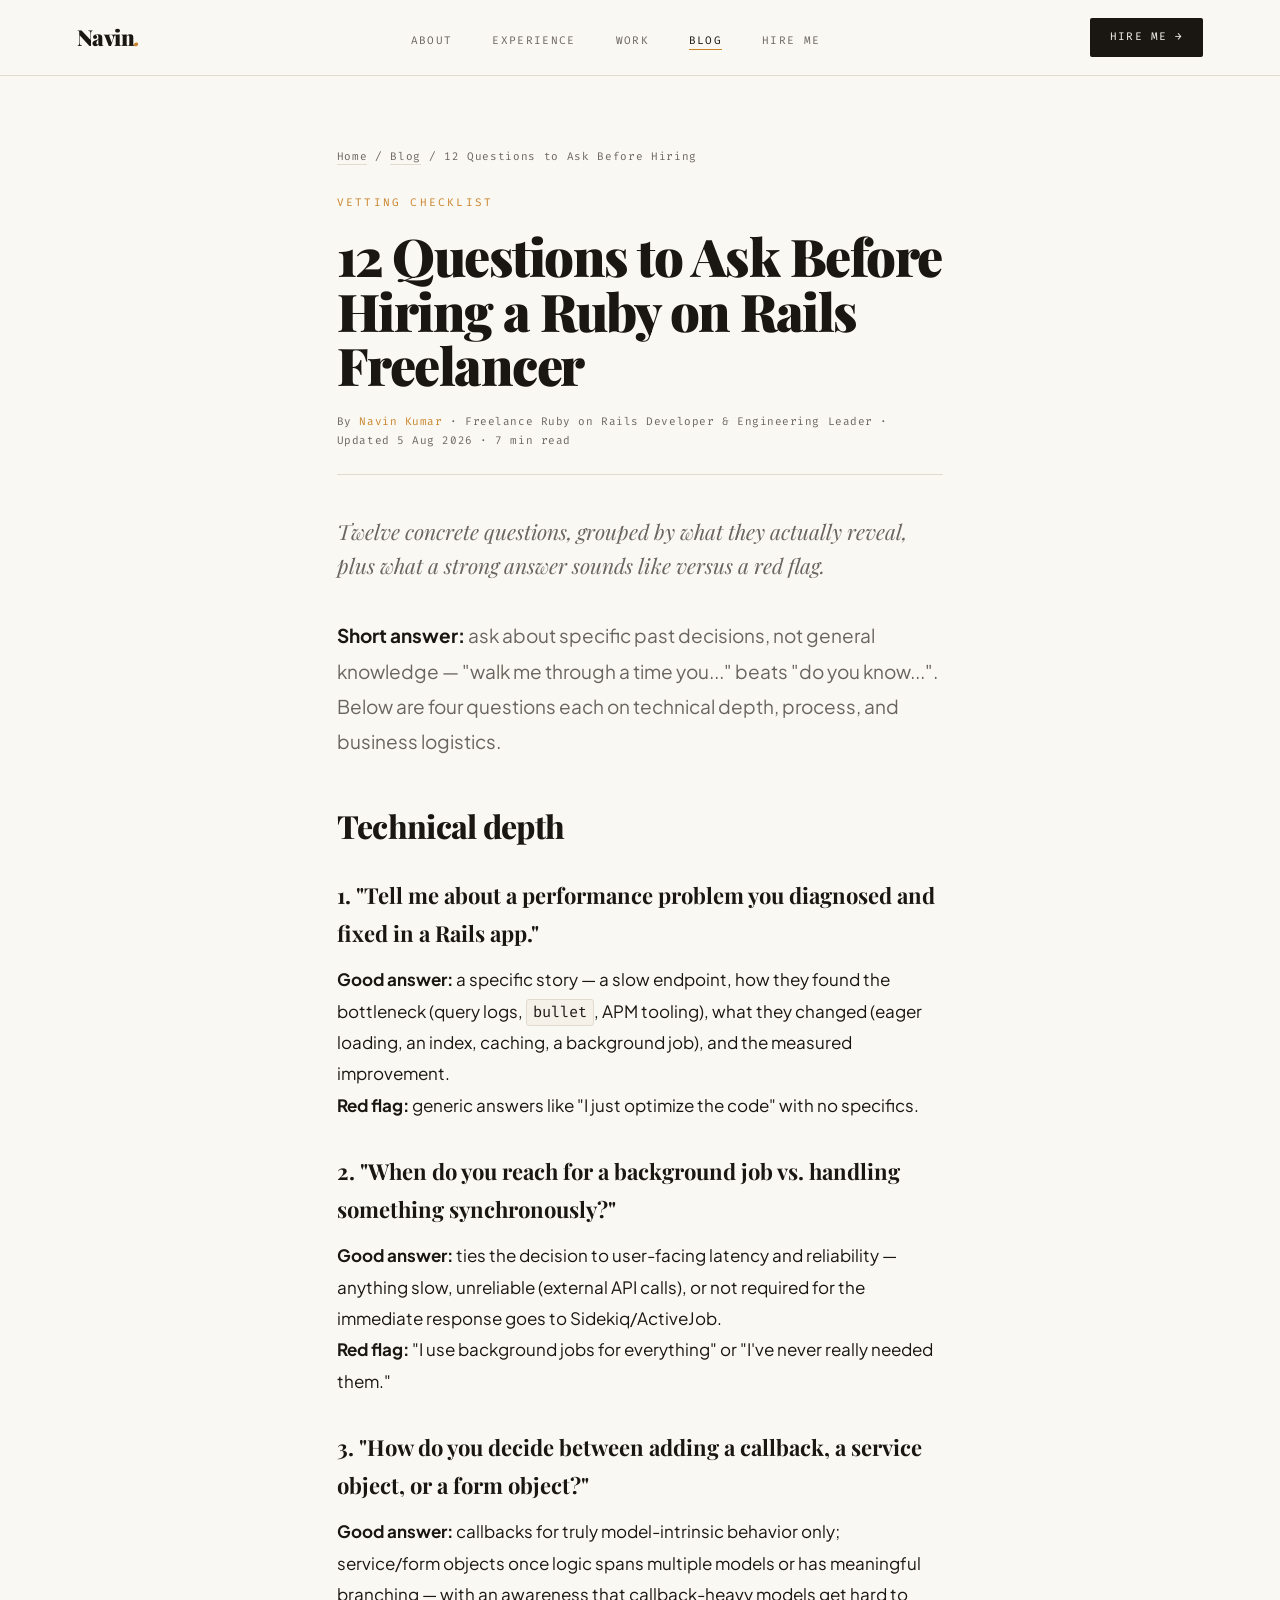
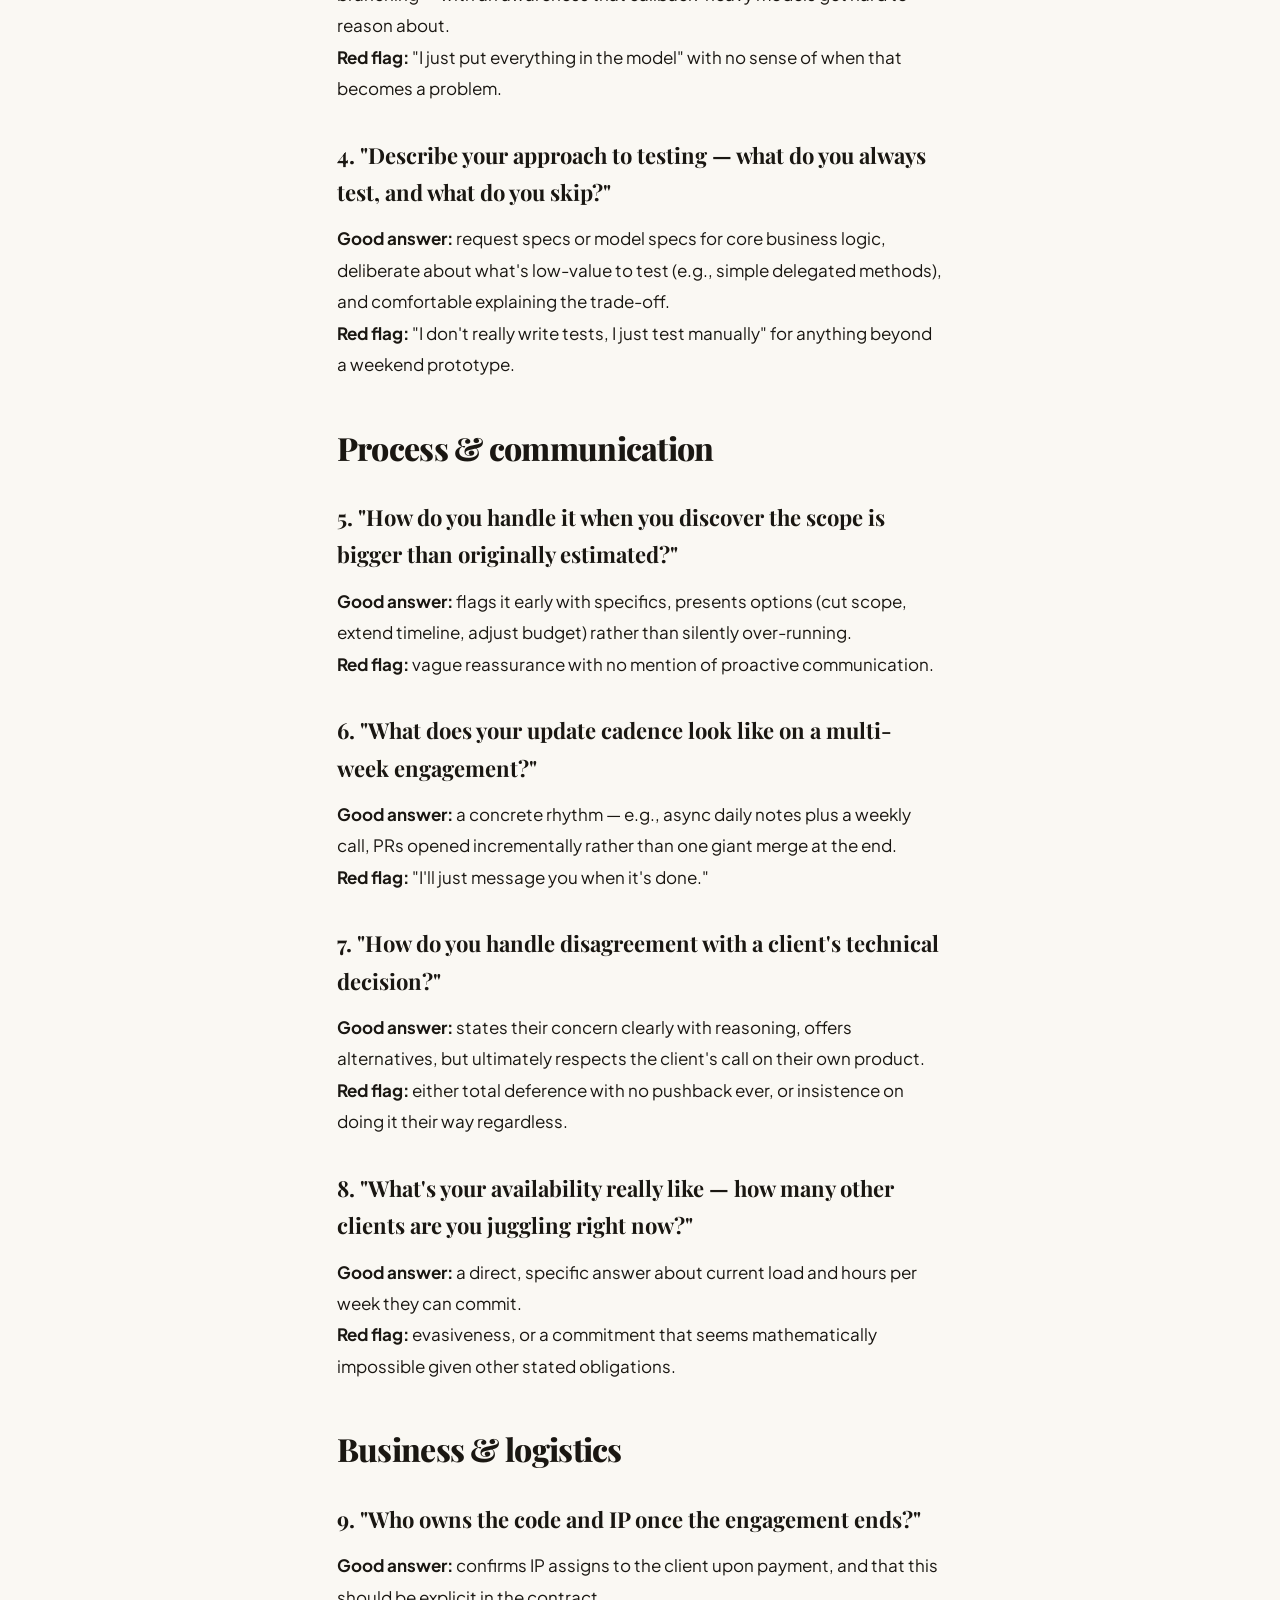
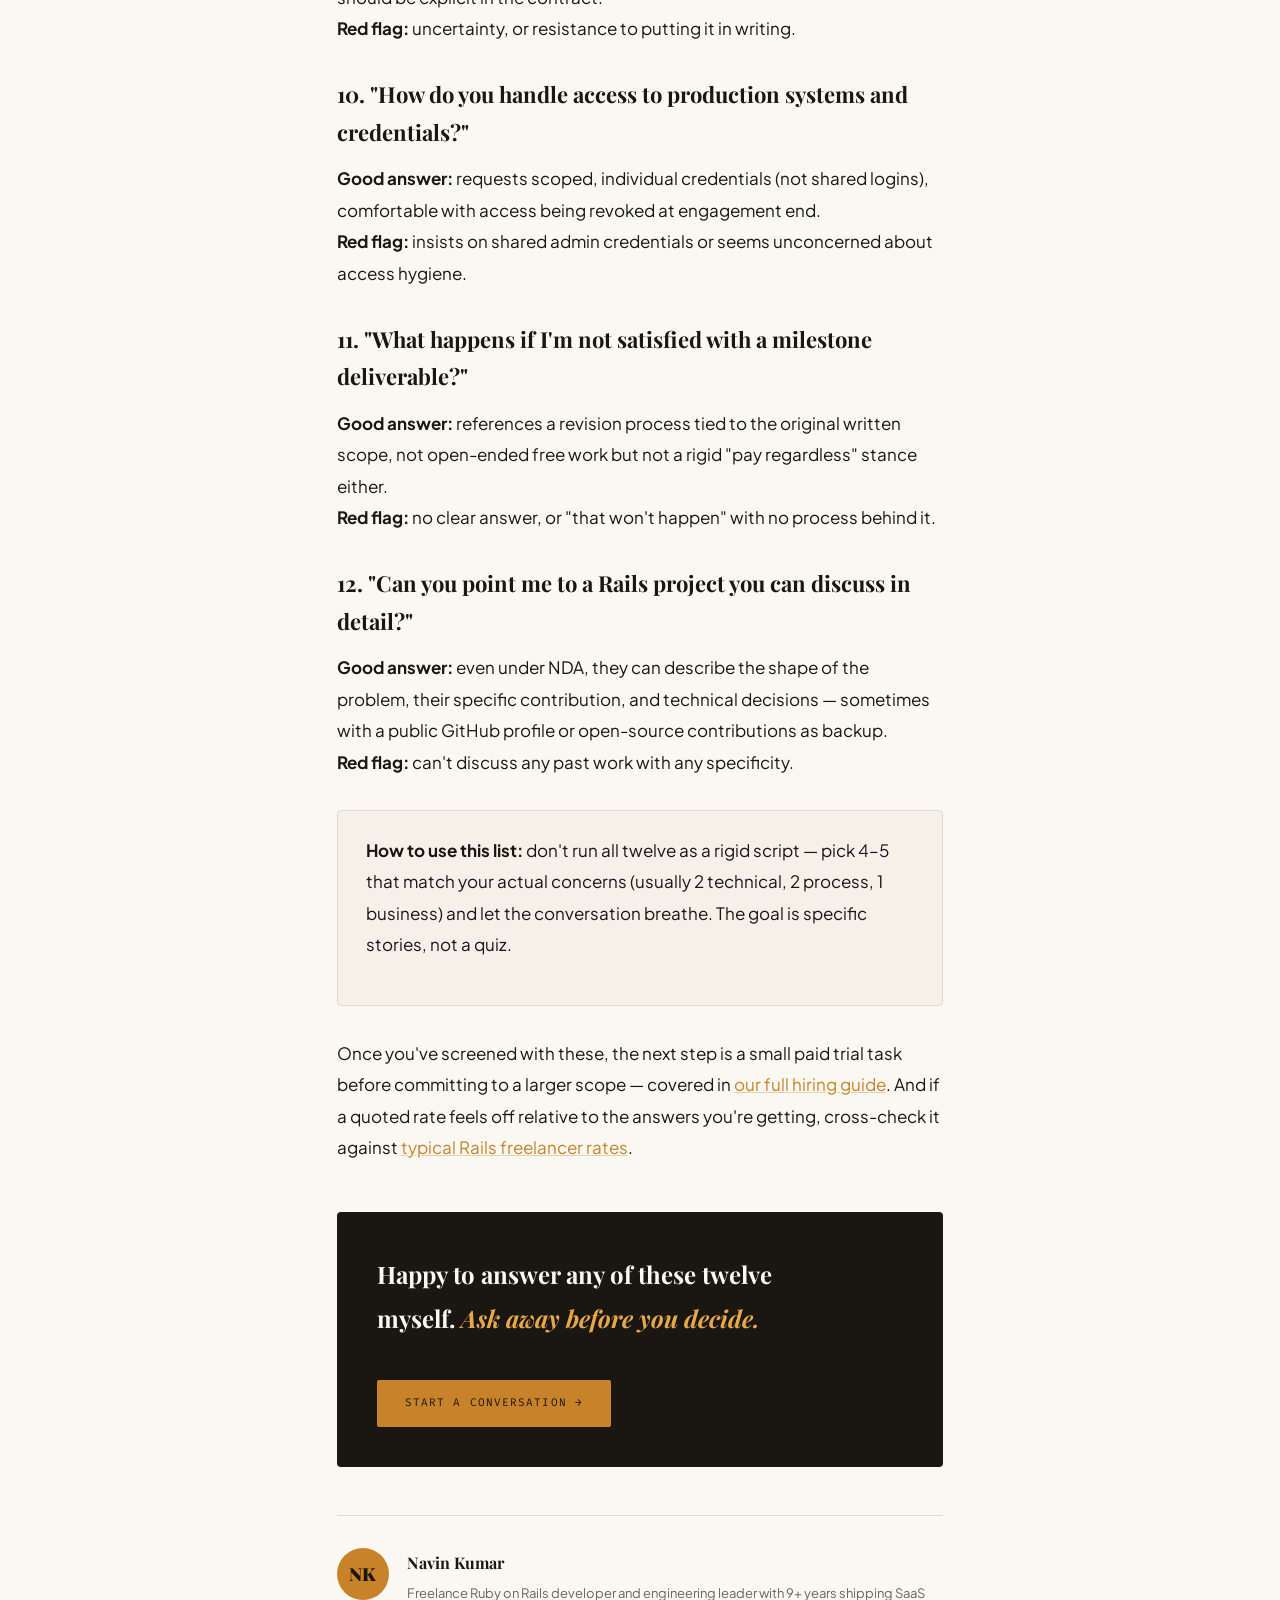
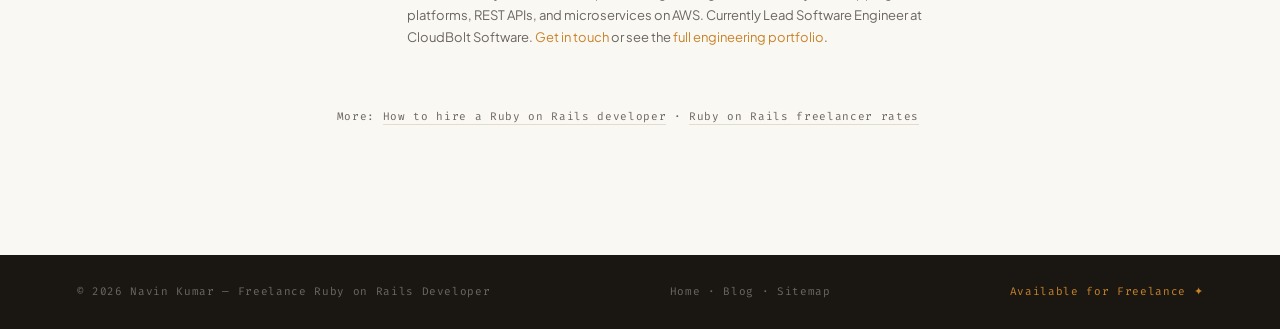
<file: blog/questions-to-ask-ruby-on-rails-freelancer.html>
<!DOCTYPE html>
<html lang="en-IN">
<head>
<meta charset="UTF-8"/>
<meta name="viewport" content="width=device-width, initial-scale=1.0"/>

<title>12 Questions to Ask Before Hiring a Ruby on Rails Freelancer</title>
<meta name="description" content="Twelve concrete screening questions — technical, process, and business — to separate a genuinely senior Ruby on Rails freelancer from the buzzwords."/>
<meta name="author" content="Navin Kumar"/>
<meta name="robots" content="index, follow, max-snippet:-1, max-image-preview:large"/>
<link rel="canonical" href="https://rubyonrails.info/blog/questions-to-ask-ruby-on-rails-freelancer.html"/>

<meta property="og:type" content="article"/>
<meta property="og:title" content="12 Questions to Ask Before Hiring a Ruby on Rails Freelancer"/>
<meta property="og:description" content="Twelve concrete screening questions to separate a genuinely senior Ruby on Rails freelancer from someone who just knows the buzzwords."/>
<meta property="og:url" content="https://rubyonrails.info/blog/questions-to-ask-ruby-on-rails-freelancer.html"/>
<meta property="og:image" content="https://rubyonrails.info/og-image.png"/>
<meta property="og:image:type" content="image/png"/>
<meta property="og:image:width" content="1200"/>
<meta property="og:image:height" content="630"/>
<meta property="og:image:alt" content="Navin Kumar — Freelance Ruby on Rails Developer"/>
<meta property="og:site_name" content="Navin Kumar — Freelance Ruby on Rails Developer"/>
<meta property="og:locale" content="en_IN"/>
<meta name="twitter:card" content="summary_large_image"/>
<meta name="twitter:title" content="12 Questions to Ask Before Hiring a Ruby on Rails Freelancer"/>
<meta name="twitter:description" content="Technical, process, and business questions to separate real seniority from buzzwords."/>
<meta name="twitter:image" content="https://rubyonrails.info/og-image.png"/>
<meta name="twitter:image:alt" content="Navin Kumar — Freelance Ruby on Rails Developer"/>
<meta name="twitter:creator" content="@dynamicnavin"/>
<meta name="twitter:site" content="@dynamicnavin"/>

<link rel="icon" type="image/svg+xml" href="/favicon.svg"/>
<link rel="icon" type="image/x-icon" href="/favicon.ico"/>
<link rel="apple-touch-icon" href="/apple-touch-icon.png" sizes="180x180"/>
<link rel="manifest" href="/site.webmanifest"/>
<link rel="alternate" type="application/atom+xml" title="Navin Kumar — Atom Feed" href="/feed.xml"/>
<link rel="alternate" type="application/rss+xml" title="Navin Kumar — RSS Feed" href="/rss.xml"/>

<link rel="preconnect" href="https://fonts.googleapis.com"/>
<link rel="preconnect" href="https://fonts.gstatic.com" crossorigin/>
<link href="https://fonts.googleapis.com/css2?family=Playfair+Display:ital,wght@0,400;0,700;0,900;1,400;1,700&family=Plus+Jakarta+Sans:wght@300;400;500;600;700&family=Fira+Code:wght@300;400;500&display=swap" rel="stylesheet"/>
<link rel="stylesheet" href="/blog/blog.css"/>

<script type="application/ld+json">
{
  "@context": "https://schema.org",
  "@graph": [
    {
      "@type": "BlogPosting",
      "@id": "https://rubyonrails.info/blog/questions-to-ask-ruby-on-rails-freelancer.html#article",
      "headline": "12 Questions to Ask Before Hiring a Ruby on Rails Freelancer",
      "description": "Twelve concrete screening questions — technical, process, and business — to separate a genuinely senior Ruby on Rails freelancer from the buzzwords.",
      "url": "https://rubyonrails.info/blog/questions-to-ask-ruby-on-rails-freelancer.html",
      "datePublished": "2026-08-05",
      "dateModified": "2026-08-05",
      "inLanguage": "en",
      "author": { "@type": "Person", "@id": "https://rubyonrails.info/#person", "name": "Navin Kumar", "url": "https://rubyonrails.info/" },
      "publisher": { "@type": "Person", "@id": "https://rubyonrails.info/#person", "name": "Navin Kumar", "url": "https://rubyonrails.info/", "image": "https://rubyonrails.info/og-image.png" },
      "mainEntityOfPage": "https://rubyonrails.info/blog/questions-to-ask-ruby-on-rails-freelancer.html",
      "image": "https://rubyonrails.info/og-image.png"
    },
    {
      "@type": "BreadcrumbList",
      "itemListElement": [
        { "@type": "ListItem", "position": 1, "name": "Home", "item": "https://rubyonrails.info/" },
        { "@type": "ListItem", "position": 2, "name": "Blog", "item": "https://rubyonrails.info/blog/" },
        { "@type": "ListItem", "position": 3, "name": "12 Questions to Ask Before Hiring a Ruby on Rails Freelancer", "item": "https://rubyonrails.info/blog/questions-to-ask-ruby-on-rails-freelancer.html" }
      ]
    }
  ]
}
</script>
</head>
<body>
<a class="skip-link" href="#main-content">Skip to main content</a>

<div class="site-nav" role="navigation" aria-label="Primary navigation">
  <div class="site-nav__inner">
    <a class="logo" href="/#hero">Navin<em>.</em></a>
    <ul class="nav-list" role="list">
      <li><a href="/#about">About</a></li>
      <li><a href="/#experience">Experience</a></li>
      <li><a href="/work/">Work</a></li>
      <li><a href="/blog/" class="active">Blog</a></li>
      <li><a href="/#contact">Hire Me</a></li>
    </ul>
    <a href="mailto:navinkumar2508@gmail.com" class="nav-cta">Hire Me →</a>
  </div>
</div>

<main id="main-content">
  <p class="breadcrumb"><a href="/">Home</a> / <a href="/blog/">Blog</a> / 12 Questions to Ask Before Hiring</p>

  <p class="art-eyebrow">Vetting Checklist</p>
  <h1 class="art-title">12 Questions to Ask Before Hiring a Ruby on Rails Freelancer</h1>
  <p class="art-meta">By <a href="/#about">Navin Kumar</a> · Freelance Ruby on Rails Developer &amp; Engineering Leader · Updated 5 Aug 2026 · 7 min read</p>

  <p class="art-dek">Twelve concrete questions, grouped by what they actually reveal, plus what a strong answer sounds like versus a red flag.</p>

  <article class="body">
    <p class="lead"><strong>Short answer:</strong> ask about specific past decisions, not general knowledge — "walk me through a time you..." beats "do you know...". Below are four questions each on technical depth, process, and business logistics.</p>

    <h2>Technical depth</h2>

    <h3>1. "Tell me about a performance problem you diagnosed and fixed in a Rails app."</h3>
    <p><strong>Good answer:</strong> a specific story — a slow endpoint, how they found the bottleneck (query logs, <code>bullet</code>, APM tooling), what they changed (eager loading, an index, caching, a background job), and the measured improvement.<br><strong>Red flag:</strong> generic answers like "I just optimize the code" with no specifics.</p>

    <h3>2. "When do you reach for a background job vs. handling something synchronously?"</h3>
    <p><strong>Good answer:</strong> ties the decision to user-facing latency and reliability — anything slow, unreliable (external API calls), or not required for the immediate response goes to Sidekiq/ActiveJob.<br><strong>Red flag:</strong> "I use background jobs for everything" or "I've never really needed them."</p>

    <h3>3. "How do you decide between adding a callback, a service object, or a form object?"</h3>
    <p><strong>Good answer:</strong> callbacks for truly model-intrinsic behavior only; service/form objects once logic spans multiple models or has meaningful branching — with an awareness that callback-heavy models get hard to reason about.<br><strong>Red flag:</strong> "I just put everything in the model" with no sense of when that becomes a problem.</p>

    <h3>4. "Describe your approach to testing — what do you always test, and what do you skip?"</h3>
    <p><strong>Good answer:</strong> request specs or model specs for core business logic, deliberate about what's low-value to test (e.g., simple delegated methods), and comfortable explaining the trade-off.<br><strong>Red flag:</strong> "I don't really write tests, I just test manually" for anything beyond a weekend prototype.</p>

    <h2>Process &amp; communication</h2>

    <h3>5. "How do you handle it when you discover the scope is bigger than originally estimated?"</h3>
    <p><strong>Good answer:</strong> flags it early with specifics, presents options (cut scope, extend timeline, adjust budget) rather than silently over-running.<br><strong>Red flag:</strong> vague reassurance with no mention of proactive communication.</p>

    <h3>6. "What does your update cadence look like on a multi-week engagement?"</h3>
    <p><strong>Good answer:</strong> a concrete rhythm — e.g., async daily notes plus a weekly call, PRs opened incrementally rather than one giant merge at the end.<br><strong>Red flag:</strong> "I'll just message you when it's done."</p>

    <h3>7. "How do you handle disagreement with a client's technical decision?"</h3>
    <p><strong>Good answer:</strong> states their concern clearly with reasoning, offers alternatives, but ultimately respects the client's call on their own product.<br><strong>Red flag:</strong> either total deference with no pushback ever, or insistence on doing it their way regardless.</p>

    <h3>8. "What's your availability really like — how many other clients are you juggling right now?"</h3>
    <p><strong>Good answer:</strong> a direct, specific answer about current load and hours per week they can commit.<br><strong>Red flag:</strong> evasiveness, or a commitment that seems mathematically impossible given other stated obligations.</p>

    <h2>Business &amp; logistics</h2>

    <h3>9. "Who owns the code and IP once the engagement ends?"</h3>
    <p><strong>Good answer:</strong> confirms IP assigns to the client upon payment, and that this should be explicit in the contract.<br><strong>Red flag:</strong> uncertainty, or resistance to putting it in writing.</p>

    <h3>10. "How do you handle access to production systems and credentials?"</h3>
    <p><strong>Good answer:</strong> requests scoped, individual credentials (not shared logins), comfortable with access being revoked at engagement end.<br><strong>Red flag:</strong> insists on shared admin credentials or seems unconcerned about access hygiene.</p>

    <h3>11. "What happens if I'm not satisfied with a milestone deliverable?"</h3>
    <p><strong>Good answer:</strong> references a revision process tied to the original written scope, not open-ended free work but not a rigid "pay regardless" stance either.<br><strong>Red flag:</strong> no clear answer, or "that won't happen" with no process behind it.</p>

    <h3>12. "Can you point me to a Rails project you can discuss in detail?"</h3>
    <p><strong>Good answer:</strong> even under NDA, they can describe the shape of the problem, their specific contribution, and technical decisions — sometimes with a public GitHub profile or open-source contributions as backup.<br><strong>Red flag:</strong> can't discuss any past work with any specificity.</p>

    <div class="callout">
      <p><strong>How to use this list:</strong> don't run all twelve as a rigid script — pick 4–5 that match your actual concerns (usually 2 technical, 2 process, 1 business) and let the conversation breathe. The goal is specific stories, not a quiz.</p>
    </div>

    <p>Once you've screened with these, the next step is a small paid trial task before committing to a larger scope — covered in <a href="/blog/how-to-hire-a-ruby-on-rails-developer.html">our full hiring guide</a>. And if a quoted rate feels off relative to the answers you're getting, cross-check it against <a href="/blog/ruby-on-rails-freelancer-rates.html">typical Rails freelancer rates</a>.</p>

    <div class="cta-box">
      <p>Happy to answer any of these twelve myself. <em>Ask away before you decide.</em></p>
      <a href="/#contact" class="btn-solid">Start a conversation →</a>
    </div>

    <div class="author-bio">
      <div class="initials" aria-hidden="true">NK</div>
      <div>
        <p class="name">Navin Kumar</p>
        <p class="desc">Freelance Ruby on Rails developer and engineering leader with 9+ years shipping SaaS platforms, REST APIs, and microservices on AWS. Currently Lead Software Engineer at CloudBolt Software. <a href="/#contact">Get in touch</a> or see the <a href="https://rubyonrails.tech/" target="_blank" rel="noopener">full engineering portfolio</a>.</p>
      </div>
    </div>
  </article>

  <p class="breadcrumb" style="margin-top:40px;">More: <a href="/blog/how-to-hire-a-ruby-on-rails-developer.html">How to hire a Ruby on Rails developer</a> · <a href="/blog/ruby-on-rails-freelancer-rates.html">Ruby on Rails freelancer rates</a></p>
</main>

<footer>
  <span>© <time datetime="2026">2026</time> Navin Kumar — Freelance Ruby on Rails Developer</span>
  <nav aria-label="Footer links">
    <a href="/">Home</a> · <a href="/blog/">Blog</a> · <a href="/sitemap.xml">Sitemap</a>
  </nav>
  <span class="f-amber">Available for Freelance ✦</span>
</footer>
</body>
</html>
</file>
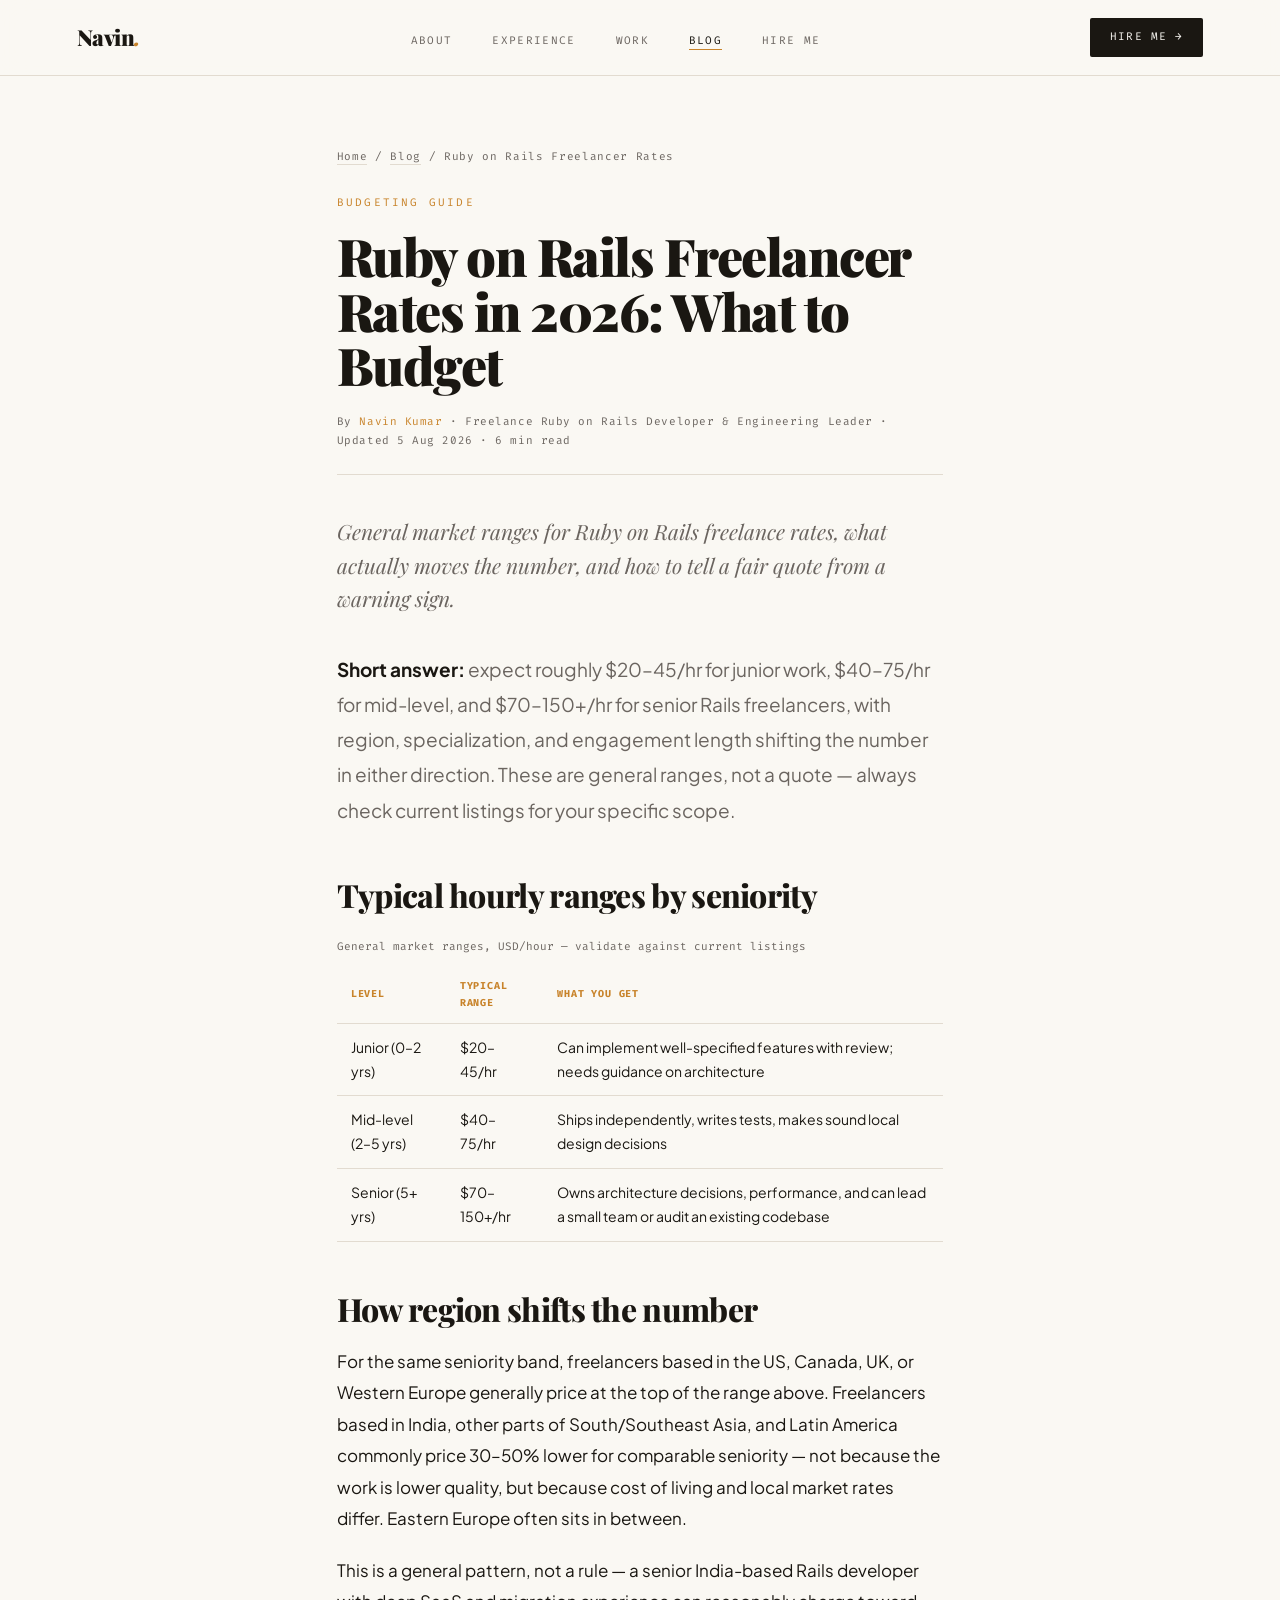
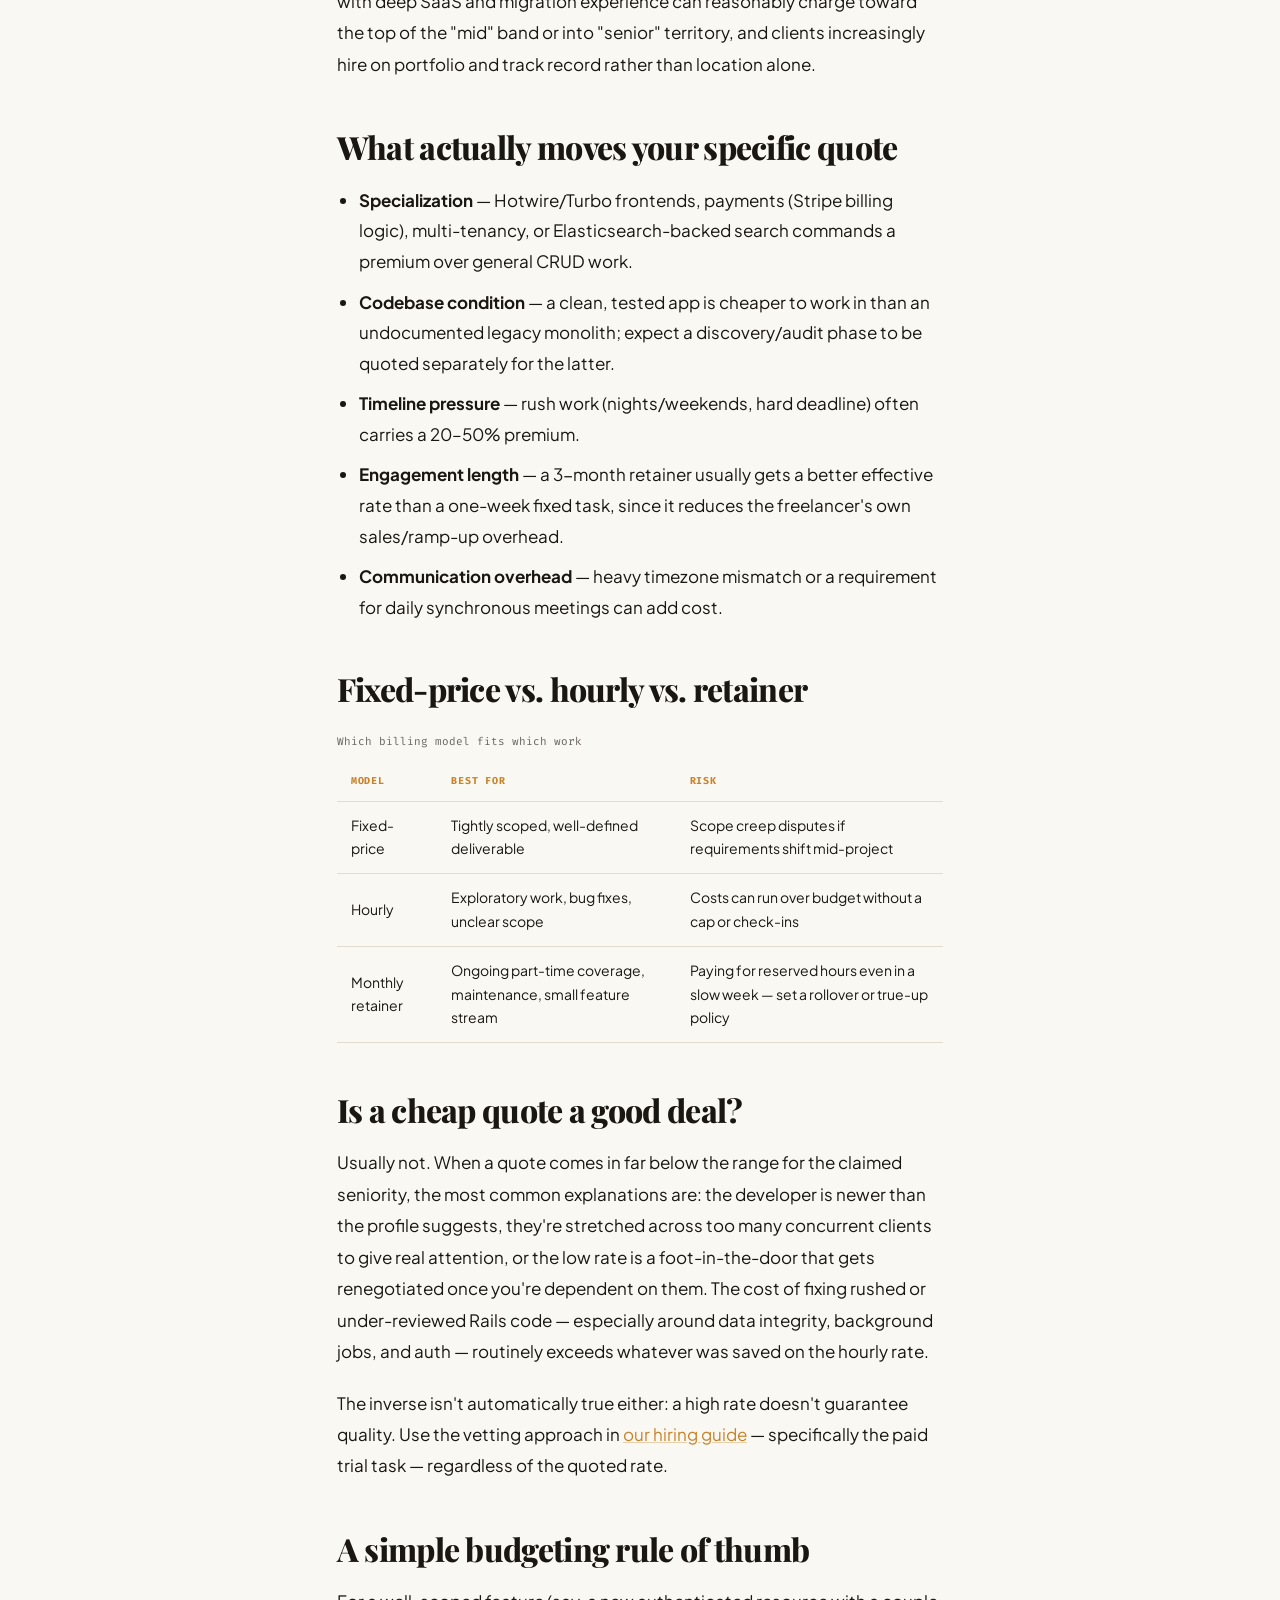
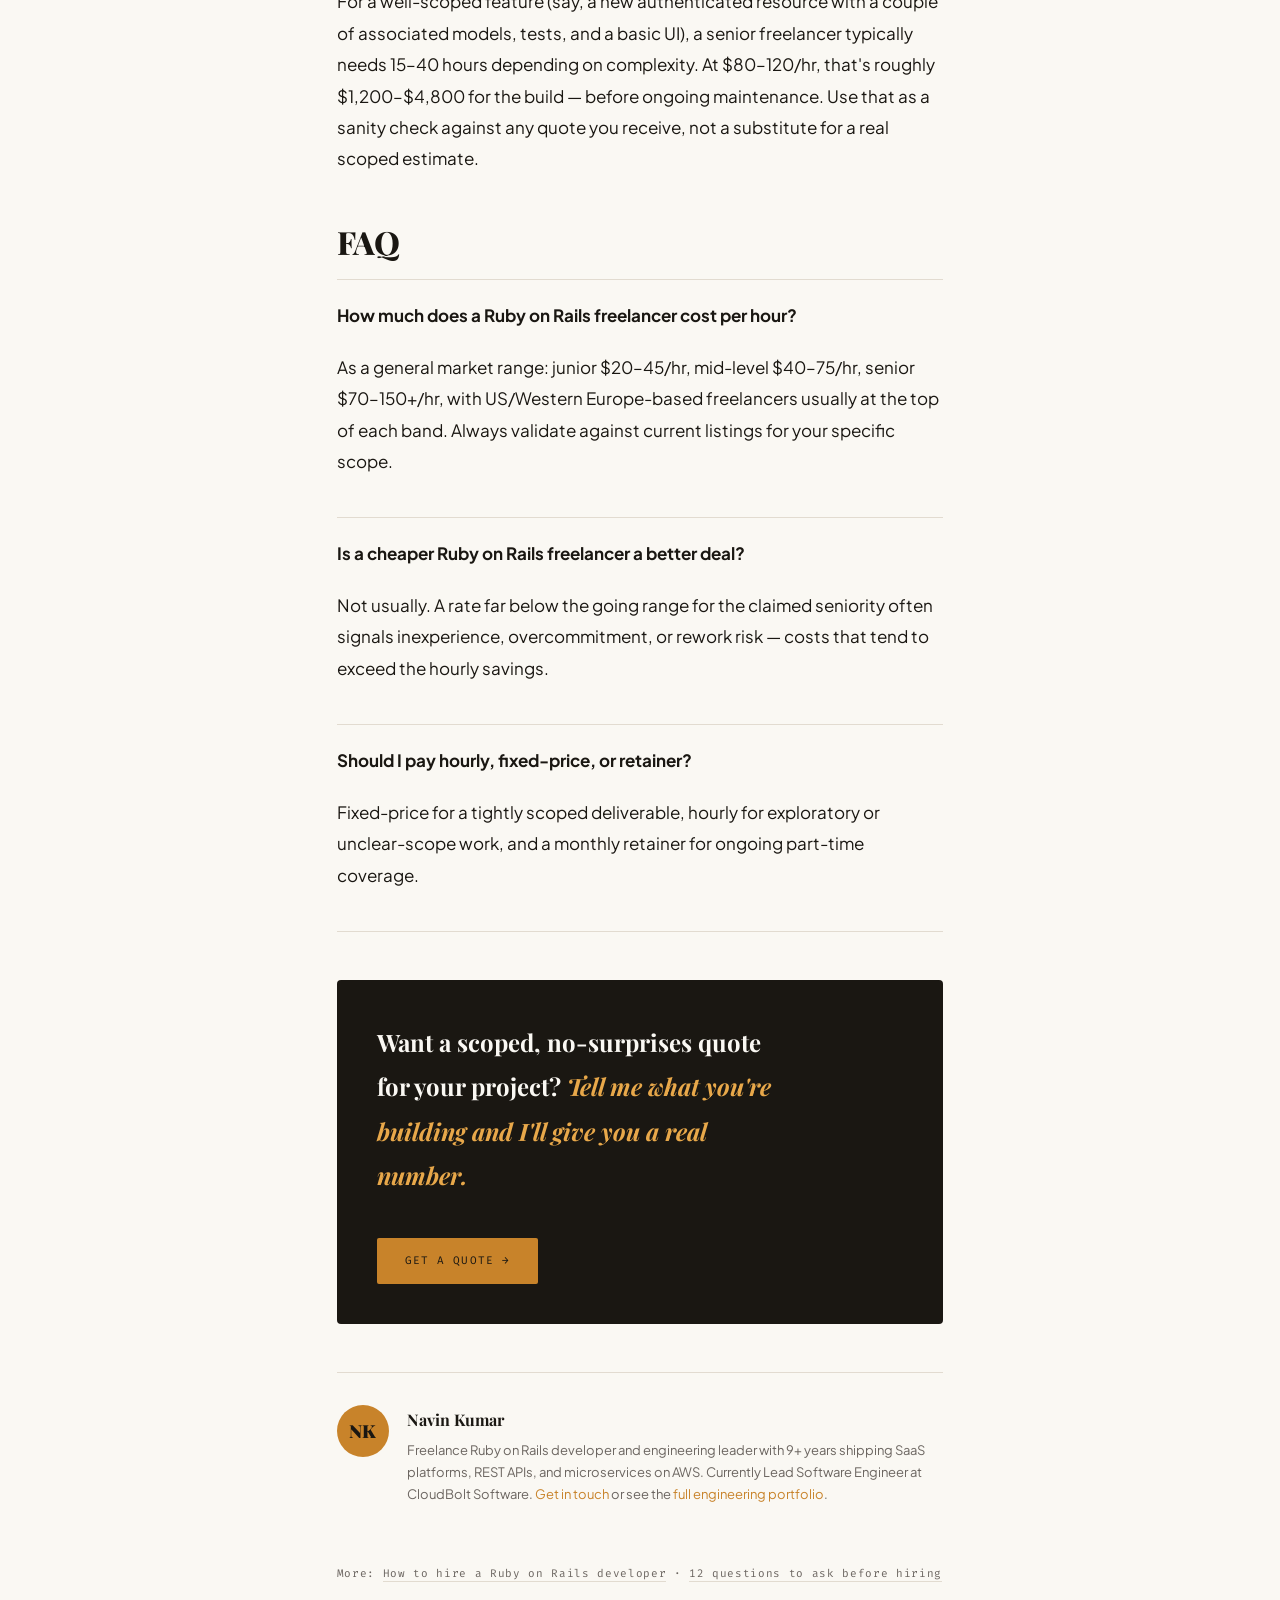
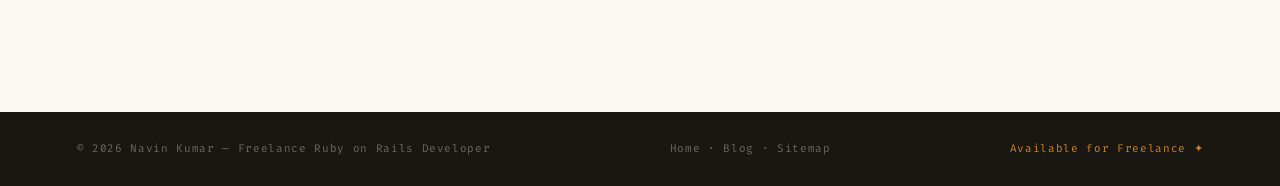
<file: blog/ruby-on-rails-freelancer-rates.html>
<!DOCTYPE html>
<html lang="en-IN">
<head>
<meta charset="UTF-8"/>
<meta name="viewport" content="width=device-width, initial-scale=1.0"/>

<title>Ruby on Rails Freelancer Rates in 2026: What to Budget</title>
<meta name="description" content="Typical Ruby on Rails freelancer hourly rates by seniority and region, what actually moves the price, and how to tell a fair quote from a red flag."/>
<meta name="author" content="Navin Kumar"/>
<meta name="robots" content="index, follow, max-snippet:-1, max-image-preview:large"/>
<link rel="canonical" href="https://rubyonrails.info/blog/ruby-on-rails-freelancer-rates.html"/>

<meta property="og:type" content="article"/>
<meta property="og:title" content="Ruby on Rails Freelancer Rates in 2026: What to Budget"/>
<meta property="og:description" content="Typical hourly rates by seniority and region, what moves the price, and how to tell a fair quote from a red flag."/>
<meta property="og:url" content="https://rubyonrails.info/blog/ruby-on-rails-freelancer-rates.html"/>
<meta property="og:image" content="https://rubyonrails.info/og-image.png"/>
<meta property="og:image:type" content="image/png"/>
<meta property="og:image:width" content="1200"/>
<meta property="og:image:height" content="630"/>
<meta property="og:image:alt" content="Navin Kumar — Freelance Ruby on Rails Developer"/>
<meta property="og:site_name" content="Navin Kumar — Freelance Ruby on Rails Developer"/>
<meta property="og:locale" content="en_IN"/>
<meta name="twitter:card" content="summary_large_image"/>
<meta name="twitter:title" content="Ruby on Rails Freelancer Rates in 2026"/>
<meta name="twitter:description" content="Typical hourly rates by seniority and region, what moves the price, and how to tell a fair quote from a red flag."/>
<meta name="twitter:image" content="https://rubyonrails.info/og-image.png"/>
<meta name="twitter:image:alt" content="Navin Kumar — Freelance Ruby on Rails Developer"/>
<meta name="twitter:creator" content="@dynamicnavin"/>
<meta name="twitter:site" content="@dynamicnavin"/>

<link rel="icon" type="image/svg+xml" href="/favicon.svg"/>
<link rel="icon" type="image/x-icon" href="/favicon.ico"/>
<link rel="apple-touch-icon" href="/apple-touch-icon.png" sizes="180x180"/>
<link rel="manifest" href="/site.webmanifest"/>
<link rel="alternate" type="application/atom+xml" title="Navin Kumar — Atom Feed" href="/feed.xml"/>
<link rel="alternate" type="application/rss+xml" title="Navin Kumar — RSS Feed" href="/rss.xml"/>

<link rel="preconnect" href="https://fonts.googleapis.com"/>
<link rel="preconnect" href="https://fonts.gstatic.com" crossorigin/>
<link href="https://fonts.googleapis.com/css2?family=Playfair+Display:ital,wght@0,400;0,700;0,900;1,400;1,700&family=Plus+Jakarta+Sans:wght@300;400;500;600;700&family=Fira+Code:wght@300;400;500&display=swap" rel="stylesheet"/>
<link rel="stylesheet" href="/blog/blog.css"/>

<script type="application/ld+json">
{
  "@context": "https://schema.org",
  "@graph": [
    {
      "@type": "BlogPosting",
      "@id": "https://rubyonrails.info/blog/ruby-on-rails-freelancer-rates.html#article",
      "headline": "Ruby on Rails Freelancer Rates in 2026: What to Budget",
      "description": "Typical Ruby on Rails freelancer hourly rates by seniority and region, what actually moves the price, and how to tell a fair quote from a red flag.",
      "url": "https://rubyonrails.info/blog/ruby-on-rails-freelancer-rates.html",
      "datePublished": "2026-08-05",
      "dateModified": "2026-08-05",
      "inLanguage": "en",
      "author": { "@type": "Person", "@id": "https://rubyonrails.info/#person", "name": "Navin Kumar", "url": "https://rubyonrails.info/" },
      "publisher": { "@type": "Person", "@id": "https://rubyonrails.info/#person", "name": "Navin Kumar", "url": "https://rubyonrails.info/", "image": "https://rubyonrails.info/og-image.png" },
      "mainEntityOfPage": "https://rubyonrails.info/blog/ruby-on-rails-freelancer-rates.html",
      "image": "https://rubyonrails.info/og-image.png"
    },
    {
      "@type": "BreadcrumbList",
      "itemListElement": [
        { "@type": "ListItem", "position": 1, "name": "Home", "item": "https://rubyonrails.info/" },
        { "@type": "ListItem", "position": 2, "name": "Blog", "item": "https://rubyonrails.info/blog/" },
        { "@type": "ListItem", "position": 3, "name": "Ruby on Rails Freelancer Rates", "item": "https://rubyonrails.info/blog/ruby-on-rails-freelancer-rates.html" }
      ]
    },
    {
      "@type": "FAQPage",
      "mainEntity": [
        {
          "@type": "Question",
          "name": "How much does a Ruby on Rails freelancer cost per hour?",
          "acceptedAnswer": { "@type": "Answer", "text": "As a general market range: junior Rails developers typically run $20–45/hr, mid-level $40–75/hr, and senior developers $70–150+/hr, with US/Western Europe-based freelancers usually at the top of each band and South/Southeast Asia and Latin America-based freelancers often 30–50% lower for comparable seniority. Always validate current numbers against live listings — rates shift with market conditions." }
        },
        {
          "@type": "Question",
          "name": "Is a cheaper Ruby on Rails freelancer a better deal?",
          "acceptedAnswer": { "@type": "Answer", "text": "Not usually. A very low rate relative to claimed seniority often means the developer is newer than advertised, overcommitted across too many clients, or will need significant rework — all of which cost more than the hourly savings once you factor in your own review time." }
        },
        {
          "@type": "Question",
          "name": "Should I pay a Ruby on Rails developer hourly, fixed-price, or retainer?",
          "acceptedAnswer": { "@type": "Answer", "text": "Fixed-price works for a tightly scoped, well-defined deliverable. Hourly suits exploratory work, bug fixes, or anything where scope may shift. A monthly retainer fits ongoing part-time coverage where you want a set number of hours reserved every week." }
        }
      ]
    }
  ]
}
</script>
</head>
<body>
<a class="skip-link" href="#main-content">Skip to main content</a>

<div class="site-nav" role="navigation" aria-label="Primary navigation">
  <div class="site-nav__inner">
    <a class="logo" href="/#hero">Navin<em>.</em></a>
    <ul class="nav-list" role="list">
      <li><a href="/#about">About</a></li>
      <li><a href="/#experience">Experience</a></li>
      <li><a href="/work/">Work</a></li>
      <li><a href="/blog/" class="active">Blog</a></li>
      <li><a href="/#contact">Hire Me</a></li>
    </ul>
    <a href="mailto:navinkumar2508@gmail.com" class="nav-cta">Hire Me →</a>
  </div>
</div>

<main id="main-content">
  <p class="breadcrumb"><a href="/">Home</a> / <a href="/blog/">Blog</a> / Ruby on Rails Freelancer Rates</p>

  <p class="art-eyebrow">Budgeting Guide</p>
  <h1 class="art-title">Ruby on Rails Freelancer Rates in 2026: What to Budget</h1>
  <p class="art-meta">By <a href="/#about">Navin Kumar</a> · Freelance Ruby on Rails Developer &amp; Engineering Leader · Updated 5 Aug 2026 · 6 min read</p>

  <p class="art-dek">General market ranges for Ruby on Rails freelance rates, what actually moves the number, and how to tell a fair quote from a warning sign.</p>

  <article class="body">
    <p class="lead"><strong>Short answer:</strong> expect roughly $20–45/hr for junior work, $40–75/hr for mid-level, and $70–150+/hr for senior Rails freelancers, with region, specialization, and engagement length shifting the number in either direction. These are general ranges, not a quote — always check current listings for your specific scope.</p>

    <h2>Typical hourly ranges by seniority</h2>
    <table class="rates">
      <caption>General market ranges, USD/hour — validate against current listings</caption>
      <thead><tr><th>Level</th><th>Typical range</th><th>What you get</th></tr></thead>
      <tbody>
        <tr><td>Junior (0–2 yrs)</td><td>$20–45/hr</td><td>Can implement well-specified features with review; needs guidance on architecture</td></tr>
        <tr><td>Mid-level (2–5 yrs)</td><td>$40–75/hr</td><td>Ships independently, writes tests, makes sound local design decisions</td></tr>
        <tr><td>Senior (5+ yrs)</td><td>$70–150+/hr</td><td>Owns architecture decisions, performance, and can lead a small team or audit an existing codebase</td></tr>
      </tbody>
    </table>

    <h2>How region shifts the number</h2>
    <p>For the same seniority band, freelancers based in the US, Canada, UK, or Western Europe generally price at the top of the range above. Freelancers based in India, other parts of South/Southeast Asia, and Latin America commonly price 30–50% lower for comparable seniority — not because the work is lower quality, but because cost of living and local market rates differ. Eastern Europe often sits in between.</p>
    <p>This is a general pattern, not a rule — a senior India-based Rails developer with deep SaaS and migration experience can reasonably charge toward the top of the "mid" band or into "senior" territory, and clients increasingly hire on portfolio and track record rather than location alone.</p>

    <h2>What actually moves your specific quote</h2>
    <ul>
      <li><strong>Specialization</strong> — Hotwire/Turbo frontends, payments (Stripe billing logic), multi-tenancy, or Elasticsearch-backed search commands a premium over general CRUD work.</li>
      <li><strong>Codebase condition</strong> — a clean, tested app is cheaper to work in than an undocumented legacy monolith; expect a discovery/audit phase to be quoted separately for the latter.</li>
      <li><strong>Timeline pressure</strong> — rush work (nights/weekends, hard deadline) often carries a 20–50% premium.</li>
      <li><strong>Engagement length</strong> — a 3-month retainer usually gets a better effective rate than a one-week fixed task, since it reduces the freelancer's own sales/ramp-up overhead.</li>
      <li><strong>Communication overhead</strong> — heavy timezone mismatch or a requirement for daily synchronous meetings can add cost.</li>
    </ul>

    <h2>Fixed-price vs. hourly vs. retainer</h2>
    <table class="rates">
      <caption>Which billing model fits which work</caption>
      <thead><tr><th>Model</th><th>Best for</th><th>Risk</th></tr></thead>
      <tbody>
        <tr><td>Fixed-price</td><td>Tightly scoped, well-defined deliverable</td><td>Scope creep disputes if requirements shift mid-project</td></tr>
        <tr><td>Hourly</td><td>Exploratory work, bug fixes, unclear scope</td><td>Costs can run over budget without a cap or check-ins</td></tr>
        <tr><td>Monthly retainer</td><td>Ongoing part-time coverage, maintenance, small feature stream</td><td>Paying for reserved hours even in a slow week — set a rollover or true-up policy</td></tr>
      </tbody>
    </table>

    <h2>Is a cheap quote a good deal?</h2>
    <p>Usually not. When a quote comes in far below the range for the claimed seniority, the most common explanations are: the developer is newer than the profile suggests, they're stretched across too many concurrent clients to give real attention, or the low rate is a foot-in-the-door that gets renegotiated once you're dependent on them. The cost of fixing rushed or under-reviewed Rails code — especially around data integrity, background jobs, and auth — routinely exceeds whatever was saved on the hourly rate.</p>
    <p>The inverse isn't automatically true either: a high rate doesn't guarantee quality. Use the vetting approach in <a href="/blog/how-to-hire-a-ruby-on-rails-developer.html">our hiring guide</a> — specifically the paid trial task — regardless of the quoted rate.</p>

    <h2>A simple budgeting rule of thumb</h2>
    <p>For a well-scoped feature (say, a new authenticated resource with a couple of associated models, tests, and a basic UI), a senior freelancer typically needs 15–40 hours depending on complexity. At $80–120/hr, that's roughly $1,200–$4,800 for the build — before ongoing maintenance. Use that as a sanity check against any quote you receive, not a substitute for a real scoped estimate.</p>

    <h2>FAQ</h2>
    <div class="faq-list">
      <div class="faq-item">
        <p class="faq-q">How much does a Ruby on Rails freelancer cost per hour?</p>
        <p class="faq-a">As a general market range: junior $20–45/hr, mid-level $40–75/hr, senior $70–150+/hr, with US/Western Europe-based freelancers usually at the top of each band. Always validate against current listings for your specific scope.</p>
      </div>
      <div class="faq-item">
        <p class="faq-q">Is a cheaper Ruby on Rails freelancer a better deal?</p>
        <p class="faq-a">Not usually. A rate far below the going range for the claimed seniority often signals inexperience, overcommitment, or rework risk — costs that tend to exceed the hourly savings.</p>
      </div>
      <div class="faq-item">
        <p class="faq-q">Should I pay hourly, fixed-price, or retainer?</p>
        <p class="faq-a">Fixed-price for a tightly scoped deliverable, hourly for exploratory or unclear-scope work, and a monthly retainer for ongoing part-time coverage.</p>
      </div>
    </div>

    <div class="cta-box">
      <p>Want a scoped, no-surprises quote for your project? <em>Tell me what you're building and I'll give you a real number.</em></p>
      <a href="/#contact" class="btn-solid">Get a quote →</a>
    </div>

    <div class="author-bio">
      <div class="initials" aria-hidden="true">NK</div>
      <div>
        <p class="name">Navin Kumar</p>
        <p class="desc">Freelance Ruby on Rails developer and engineering leader with 9+ years shipping SaaS platforms, REST APIs, and microservices on AWS. Currently Lead Software Engineer at CloudBolt Software. <a href="/#contact">Get in touch</a> or see the <a href="https://rubyonrails.tech/" target="_blank" rel="noopener">full engineering portfolio</a>.</p>
      </div>
    </div>
  </article>

  <p class="breadcrumb" style="margin-top:40px;">More: <a href="/blog/how-to-hire-a-ruby-on-rails-developer.html">How to hire a Ruby on Rails developer</a> · <a href="/blog/questions-to-ask-ruby-on-rails-freelancer.html">12 questions to ask before hiring</a></p>
</main>

<footer>
  <span>© <time datetime="2026">2026</time> Navin Kumar — Freelance Ruby on Rails Developer</span>
  <nav aria-label="Footer links">
    <a href="/">Home</a> · <a href="/blog/">Blog</a> · <a href="/sitemap.xml">Sitemap</a>
  </nav>
  <span class="f-amber">Available for Freelance ✦</span>
</footer>
</body>
</html>
</file>
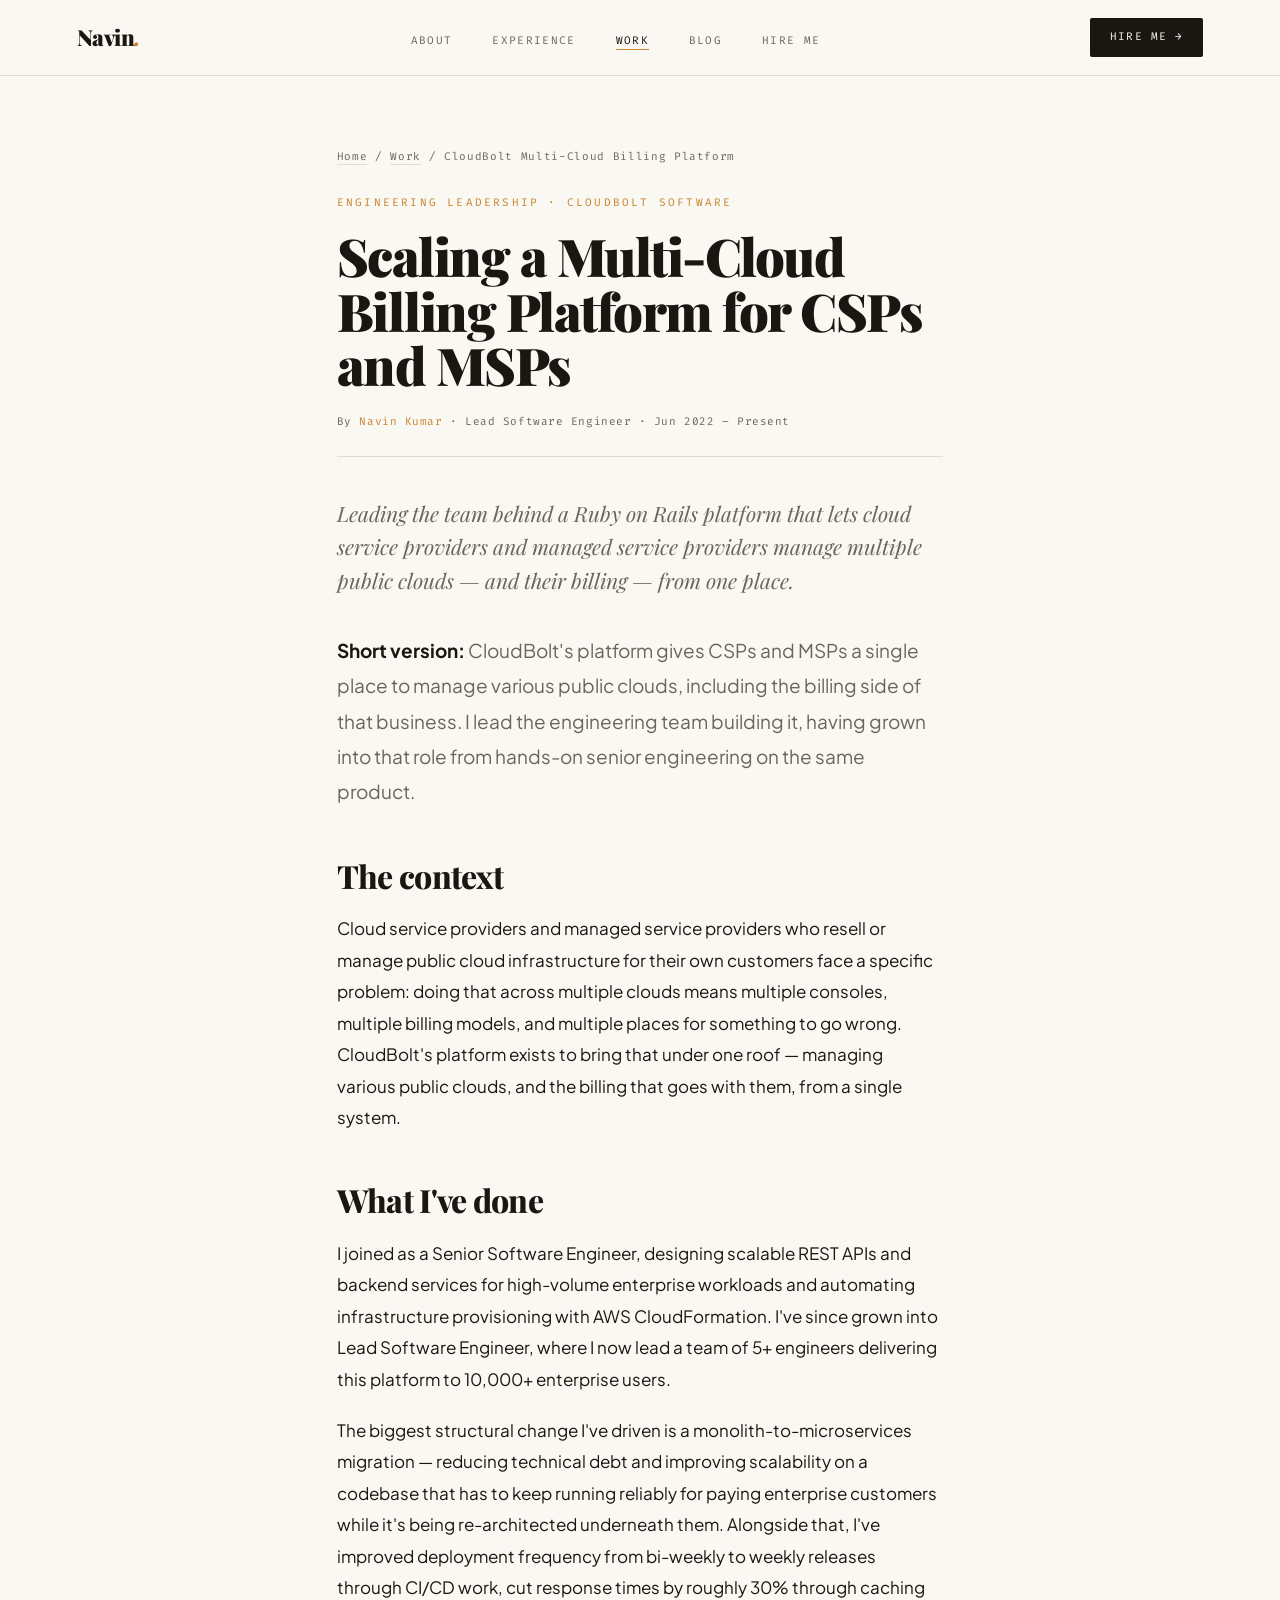
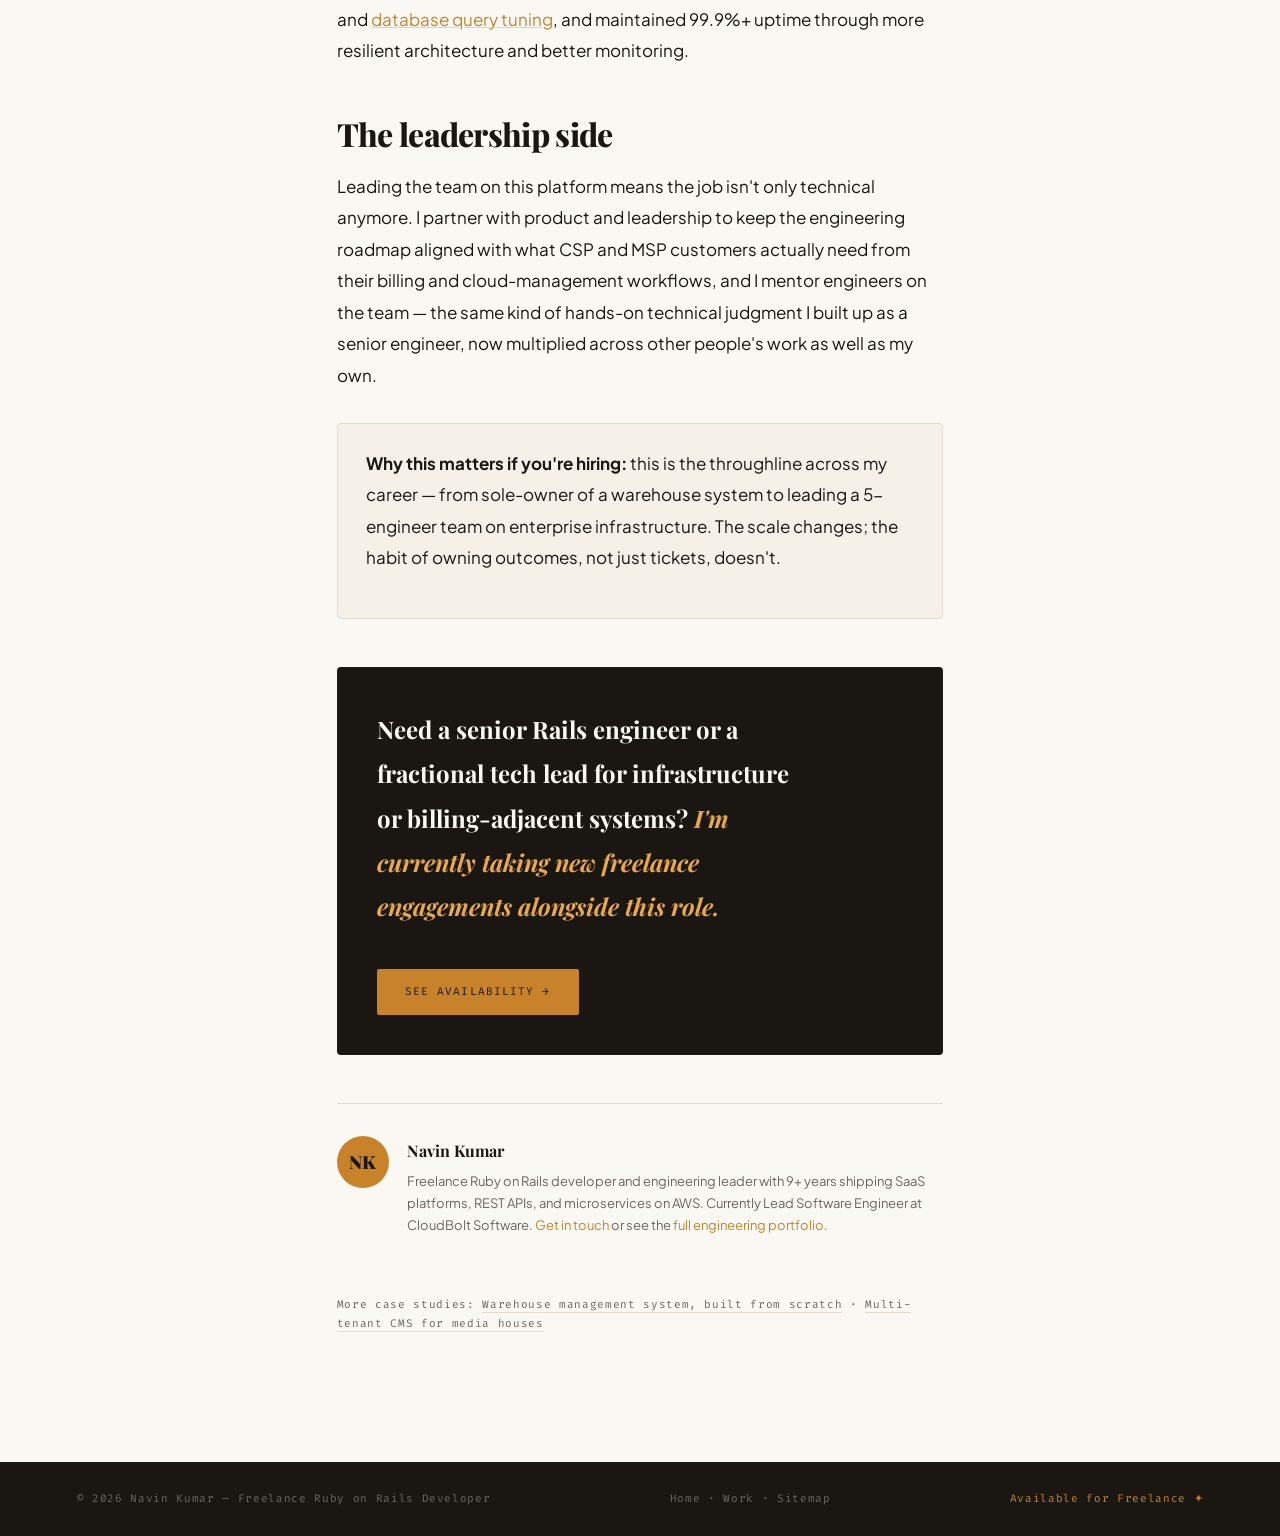
<file: work/cloudbolt-multi-cloud-billing-platform.html>
<!DOCTYPE html>
<html lang="en-IN">
<head>
<meta charset="UTF-8"/>
<meta name="viewport" content="width=device-width, initial-scale=1.0"/>

<title>Multi-Cloud Billing Platform for CSPs & MSPs | Case Study</title>
<meta name="description" content="Leading the Ruby on Rails team behind CloudBolt's multi-cloud management platform, helping CSPs and MSPs manage billing across public clouds."/>
<meta name="author" content="Navin Kumar"/>
<meta name="robots" content="index, follow, max-snippet:-1, max-image-preview:large"/>
<link rel="canonical" href="https://rubyonrails.info/work/cloudbolt-multi-cloud-billing-platform.html"/>

<meta property="og:type" content="article"/>
<meta property="og:title" content="Scaling a Multi-Cloud Billing Platform for CSPs and MSPs — CloudBolt Software"/>
<meta property="og:description" content="Leading the Ruby on Rails team behind CloudBolt's multi-cloud management platform, helping CSPs and MSPs manage billing across public clouds."/>
<meta property="og:url" content="https://rubyonrails.info/work/cloudbolt-multi-cloud-billing-platform.html"/>
<meta property="og:image" content="https://rubyonrails.info/og-image.png"/>
<meta property="og:image:type" content="image/png"/>
<meta property="og:image:width" content="1200"/>
<meta property="og:image:height" content="630"/>
<meta property="og:image:alt" content="Navin Kumar — Freelance Ruby on Rails Developer"/>
<meta property="og:site_name" content="Navin Kumar — Freelance Ruby on Rails Developer"/>
<meta property="og:locale" content="en_IN"/>
<meta name="twitter:card" content="summary_large_image"/>
<meta name="twitter:title" content="Scaling a Multi-Cloud Billing Platform for CSPs and MSPs"/>
<meta name="twitter:image" content="https://rubyonrails.info/og-image.png"/>
<meta name="twitter:image:alt" content="Navin Kumar — Freelance Ruby on Rails Developer"/>
<meta name="twitter:creator" content="@dynamicnavin"/>
<meta name="twitter:site" content="@dynamicnavin"/>

<link rel="icon" type="image/svg+xml" href="/favicon.svg"/>
<link rel="icon" type="image/x-icon" href="/favicon.ico"/>
<link rel="apple-touch-icon" href="/apple-touch-icon.png" sizes="180x180"/>
<link rel="manifest" href="/site.webmanifest"/>
<link rel="alternate" type="application/atom+xml" title="Navin Kumar — Atom Feed" href="/feed.xml"/>
<link rel="alternate" type="application/rss+xml" title="Navin Kumar — RSS Feed" href="/rss.xml"/>

<link rel="preconnect" href="https://fonts.googleapis.com"/>
<link rel="preconnect" href="https://fonts.gstatic.com" crossorigin/>
<link href="https://fonts.googleapis.com/css2?family=Playfair+Display:ital,wght@0,400;0,700;0,900;1,400;1,700&family=Plus+Jakarta+Sans:wght@300;400;500;600;700&family=Fira+Code:wght@300;400;500&display=swap" rel="stylesheet"/>
<link rel="stylesheet" href="/blog/blog.css"/>

<script type="application/ld+json">
{
  "@context": "https://schema.org",
  "@graph": [
    {
      "@type": "Article",
      "@id": "https://rubyonrails.info/work/cloudbolt-multi-cloud-billing-platform.html#article",
      "headline": "Scaling a Multi-Cloud Billing Platform for CSPs and MSPs — CloudBolt Software",
      "description": "Leading the Ruby on Rails team behind CloudBolt's multi-cloud management platform, helping CSPs and MSPs manage billing across public clouds.",
      "url": "https://rubyonrails.info/work/cloudbolt-multi-cloud-billing-platform.html",
      "datePublished": "2026-08-07",
      "dateModified": "2026-08-07",
      "inLanguage": "en",
      "author": { "@type": "Person", "@id": "https://rubyonrails.info/#person", "name": "Navin Kumar", "url": "https://rubyonrails.info/" },
      "publisher": { "@type": "Person", "@id": "https://rubyonrails.info/#person", "name": "Navin Kumar", "url": "https://rubyonrails.info/", "image": "https://rubyonrails.info/og-image.png" },
      "mainEntityOfPage": "https://rubyonrails.info/work/cloudbolt-multi-cloud-billing-platform.html",
      "image": "https://rubyonrails.info/og-image.png",
      "about": { "@type": "Organization", "name": "CloudBolt Software", "url": "https://www.cloudbolt.io" }
    },
    {
      "@type": "BreadcrumbList",
      "itemListElement": [
        { "@type": "ListItem", "position": 1, "name": "Home", "item": "https://rubyonrails.info/" },
        { "@type": "ListItem", "position": 2, "name": "Work", "item": "https://rubyonrails.info/work/" },
        { "@type": "ListItem", "position": 3, "name": "CloudBolt Multi-Cloud Billing Platform", "item": "https://rubyonrails.info/work/cloudbolt-multi-cloud-billing-platform.html" }
      ]
    }
  ]
}
</script>
</head>
<body>
<a class="skip-link" href="#main-content">Skip to main content</a>

<div class="site-nav" role="navigation" aria-label="Primary navigation">
  <div class="site-nav__inner">
    <a class="logo" href="/#hero">Navin<em>.</em></a>
    <ul class="nav-list" role="list">
      <li><a href="/#about">About</a></li>
      <li><a href="/#experience">Experience</a></li>
      <li><a href="/work/" class="active">Work</a></li>
      <li><a href="/blog/">Blog</a></li>
      <li><a href="/#contact">Hire Me</a></li>
    </ul>
    <a href="mailto:navinkumar2508@gmail.com" class="nav-cta">Hire Me →</a>
  </div>
</div>

<main id="main-content">
  <p class="breadcrumb"><a href="/">Home</a> / <a href="/work/">Work</a> / CloudBolt Multi-Cloud Billing Platform</p>

  <p class="art-eyebrow">Engineering Leadership · CloudBolt Software</p>
  <h1 class="art-title">Scaling a Multi-Cloud Billing Platform for CSPs and MSPs</h1>
  <p class="art-meta">By <a href="/#about">Navin Kumar</a> · Lead Software Engineer · Jun 2022 – Present</p>

  <p class="art-dek">Leading the team behind a Ruby on Rails platform that lets cloud service providers and managed service providers manage multiple public clouds — and their billing — from one place.</p>

  <article class="body">
    <p class="lead"><strong>Short version:</strong> CloudBolt's platform gives CSPs and MSPs a single place to manage various public clouds, including the billing side of that business. I lead the engineering team building it, having grown into that role from hands-on senior engineering on the same product.</p>

    <h2>The context</h2>
    <p>Cloud service providers and managed service providers who resell or manage public cloud infrastructure for their own customers face a specific problem: doing that across multiple clouds means multiple consoles, multiple billing models, and multiple places for something to go wrong. CloudBolt's platform exists to bring that under one roof — managing various public clouds, and the billing that goes with them, from a single system.</p>

    <h2>What I've done</h2>
    <p>I joined as a Senior Software Engineer, designing scalable REST APIs and backend services for high-volume enterprise workloads and automating infrastructure provisioning with AWS CloudFormation. I've since grown into Lead Software Engineer, where I now lead a team of 5+ engineers delivering this platform to 10,000+ enterprise users.</p>
    <p>The biggest structural change I've driven is a monolith-to-microservices migration — reducing technical debt and improving scalability on a codebase that has to keep running reliably for paying enterprise customers while it's being re-architected underneath them. Alongside that, I've improved deployment frequency from bi-weekly to weekly releases through CI/CD work, cut response times by roughly 30% through caching and <a href="/blog/n-plus-one-queries-in-rails.html">database query tuning</a>, and maintained 99.9%+ uptime through more resilient architecture and better monitoring.</p>

    <h2>The leadership side</h2>
    <p>Leading the team on this platform means the job isn't only technical anymore. I partner with product and leadership to keep the engineering roadmap aligned with what CSP and MSP customers actually need from their billing and cloud-management workflows, and I mentor engineers on the team — the same kind of hands-on technical judgment I built up as a senior engineer, now multiplied across other people's work as well as my own.</p>

    <div class="callout">
      <p><strong>Why this matters if you're hiring:</strong> this is the throughline across my career — from sole-owner of a warehouse system to leading a 5-engineer team on enterprise infrastructure. The scale changes; the habit of owning outcomes, not just tickets, doesn't.</p>
    </div>

    <div class="cta-box">
      <p>Need a senior Rails engineer or a fractional tech lead for infrastructure or billing-adjacent systems? <em>I'm currently taking new freelance engagements alongside this role.</em></p>
      <a href="/#contact" class="btn-solid">See availability →</a>
    </div>

    <div class="author-bio">
      <div class="initials" aria-hidden="true">NK</div>
      <div>
        <p class="name">Navin Kumar</p>
        <p class="desc">Freelance Ruby on Rails developer and engineering leader with 9+ years shipping SaaS platforms, REST APIs, and microservices on AWS. Currently Lead Software Engineer at CloudBolt Software. <a href="/#contact">Get in touch</a> or see the <a href="https://rubyonrails.tech/" target="_blank" rel="noopener">full engineering portfolio</a>.</p>
      </div>
    </div>
  </article>

  <p class="breadcrumb" style="margin-top:40px;">More case studies: <a href="/work/myupchar-warehouse-management-system.html">Warehouse management system, built from scratch</a> · <a href="/work/kreatio-cms-for-media-houses.html">Multi-tenant CMS for media houses</a></p>
</main>

<footer>
  <span>© <time datetime="2026">2026</time> Navin Kumar — Freelance Ruby on Rails Developer</span>
  <nav aria-label="Footer links">
    <a href="/">Home</a> · <a href="/work/">Work</a> · <a href="/sitemap.xml">Sitemap</a>
  </nav>
  <span class="f-amber">Available for Freelance ✦</span>
</footer>
</body>
</html>
</file>
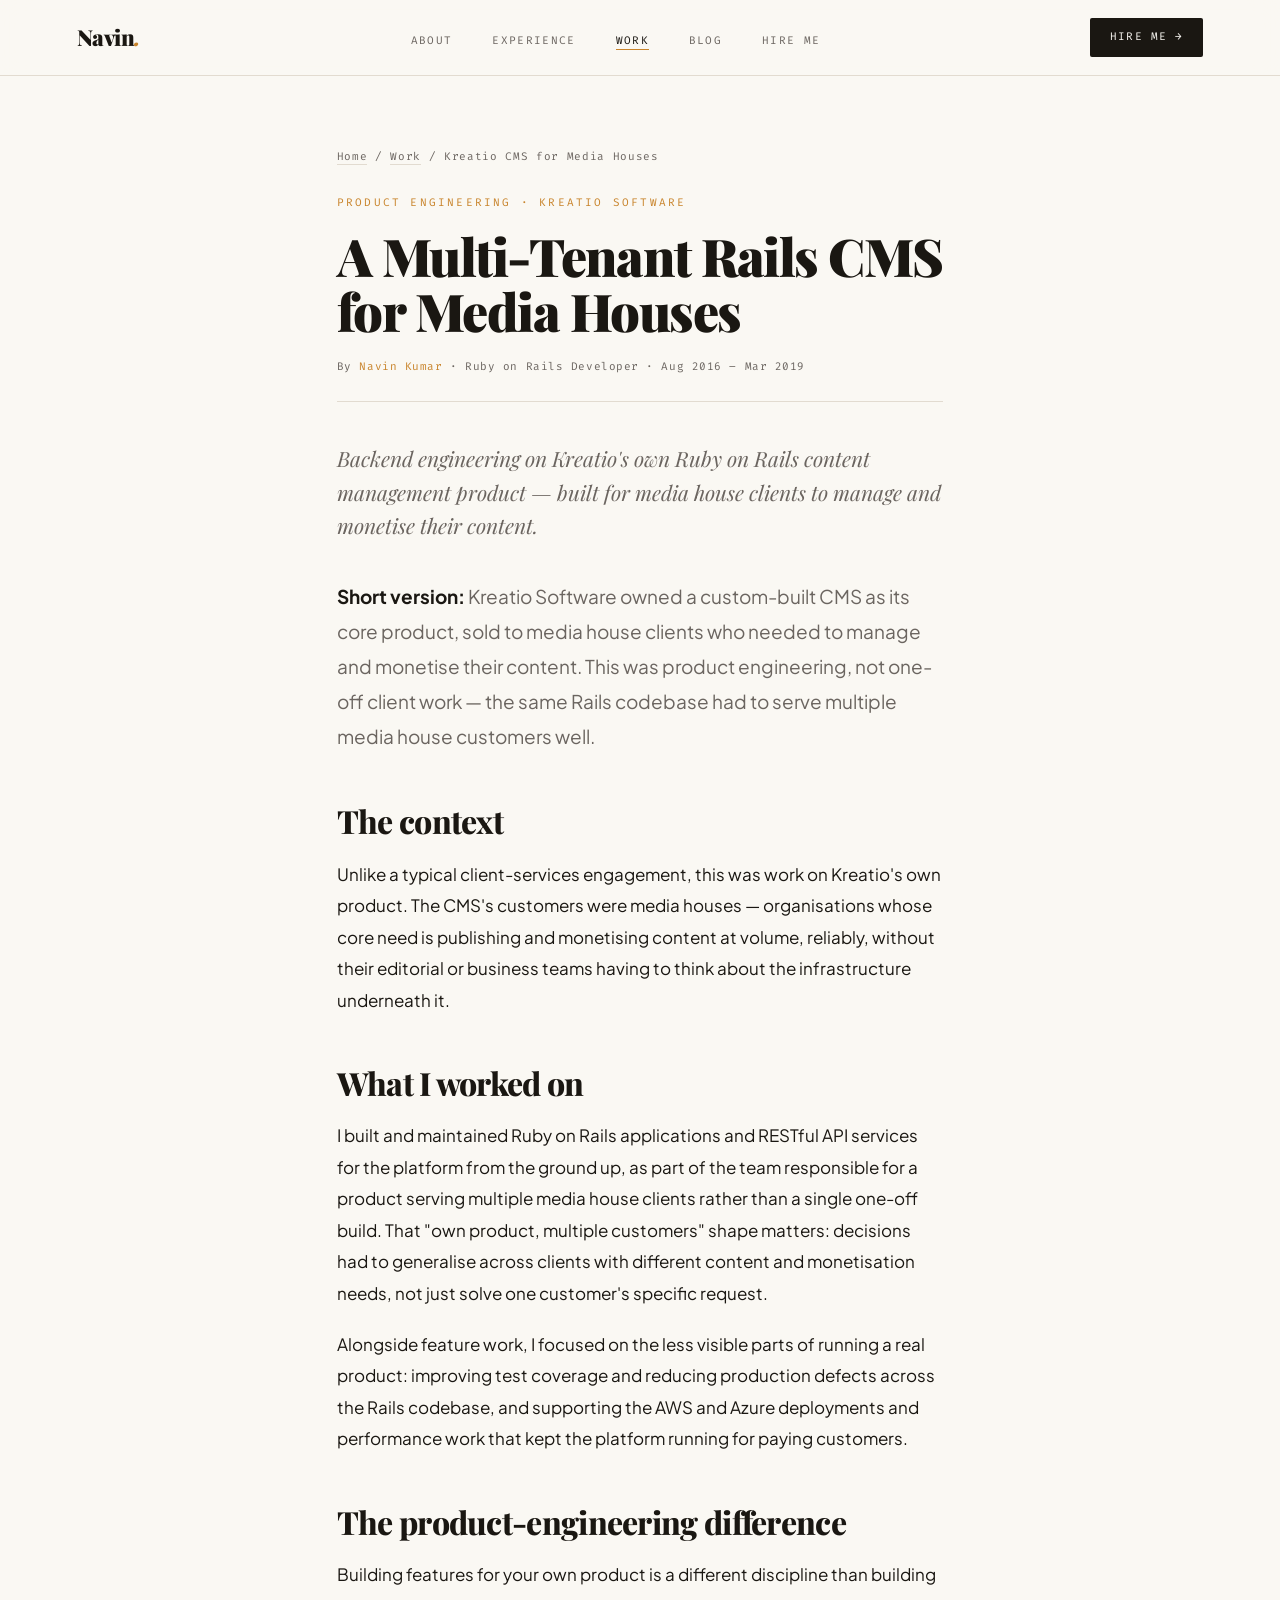
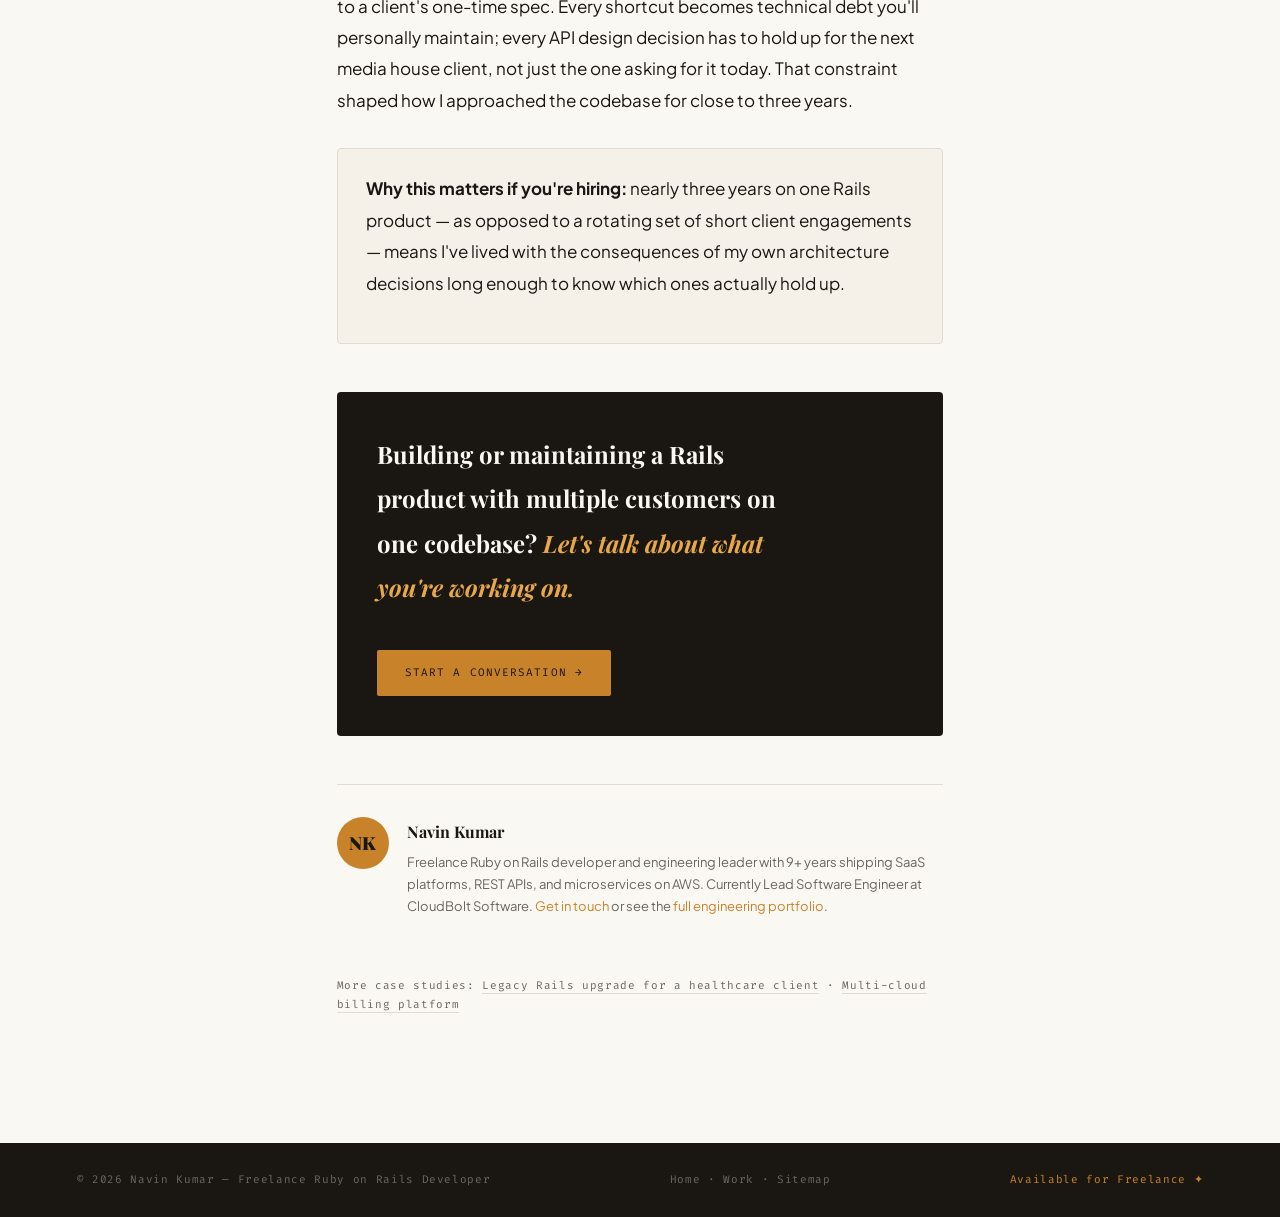
<file: work/kreatio-cms-for-media-houses.html>
<!DOCTYPE html>
<html lang="en-IN">
<head>
<meta charset="UTF-8"/>
<meta name="viewport" content="width=device-width, initial-scale=1.0"/>

<title>Multi-Tenant Rails CMS for Media Houses | Case Study</title>
<meta name="description" content="How I helped build and maintain Kreatio Software's Ruby on Rails CMS product, used by media house clients to manage and monetise content."/>
<meta name="author" content="Navin Kumar"/>
<meta name="robots" content="index, follow, max-snippet:-1, max-image-preview:large"/>
<link rel="canonical" href="https://rubyonrails.info/work/kreatio-cms-for-media-houses.html"/>

<meta property="og:type" content="article"/>
<meta property="og:title" content="A Multi-Tenant Rails CMS for Media Houses — Kreatio Software"/>
<meta property="og:description" content="How I helped build and maintain Kreatio Software's Ruby on Rails CMS product, used by media house clients to manage and monetise content."/>
<meta property="og:url" content="https://rubyonrails.info/work/kreatio-cms-for-media-houses.html"/>
<meta property="og:image" content="https://rubyonrails.info/og-image.png"/>
<meta property="og:image:type" content="image/png"/>
<meta property="og:image:width" content="1200"/>
<meta property="og:image:height" content="630"/>
<meta property="og:image:alt" content="Navin Kumar — Freelance Ruby on Rails Developer"/>
<meta property="og:site_name" content="Navin Kumar — Freelance Ruby on Rails Developer"/>
<meta property="og:locale" content="en_IN"/>
<meta name="twitter:card" content="summary_large_image"/>
<meta name="twitter:title" content="A Multi-Tenant Rails CMS for Media Houses — Kreatio Software"/>
<meta name="twitter:image" content="https://rubyonrails.info/og-image.png"/>
<meta name="twitter:image:alt" content="Navin Kumar — Freelance Ruby on Rails Developer"/>
<meta name="twitter:creator" content="@dynamicnavin"/>
<meta name="twitter:site" content="@dynamicnavin"/>

<link rel="icon" type="image/svg+xml" href="/favicon.svg"/>
<link rel="icon" type="image/x-icon" href="/favicon.ico"/>
<link rel="apple-touch-icon" href="/apple-touch-icon.png" sizes="180x180"/>
<link rel="manifest" href="/site.webmanifest"/>
<link rel="alternate" type="application/atom+xml" title="Navin Kumar — Atom Feed" href="/feed.xml"/>
<link rel="alternate" type="application/rss+xml" title="Navin Kumar — RSS Feed" href="/rss.xml"/>

<link rel="preconnect" href="https://fonts.googleapis.com"/>
<link rel="preconnect" href="https://fonts.gstatic.com" crossorigin/>
<link href="https://fonts.googleapis.com/css2?family=Playfair+Display:ital,wght@0,400;0,700;0,900;1,400;1,700&family=Plus+Jakarta+Sans:wght@300;400;500;600;700&family=Fira+Code:wght@300;400;500&display=swap" rel="stylesheet"/>
<link rel="stylesheet" href="/blog/blog.css"/>

<script type="application/ld+json">
{
  "@context": "https://schema.org",
  "@graph": [
    {
      "@type": "Article",
      "@id": "https://rubyonrails.info/work/kreatio-cms-for-media-houses.html#article",
      "headline": "A Multi-Tenant Rails CMS for Media Houses — Kreatio Software",
      "description": "How I helped build and maintain Kreatio Software's Ruby on Rails CMS product, used by media house clients to manage and monetise content.",
      "url": "https://rubyonrails.info/work/kreatio-cms-for-media-houses.html",
      "datePublished": "2026-08-07",
      "dateModified": "2026-08-07",
      "inLanguage": "en",
      "author": { "@type": "Person", "@id": "https://rubyonrails.info/#person", "name": "Navin Kumar", "url": "https://rubyonrails.info/" },
      "publisher": { "@type": "Person", "@id": "https://rubyonrails.info/#person", "name": "Navin Kumar", "url": "https://rubyonrails.info/", "image": "https://rubyonrails.info/og-image.png" },
      "mainEntityOfPage": "https://rubyonrails.info/work/kreatio-cms-for-media-houses.html",
      "image": "https://rubyonrails.info/og-image.png",
      "about": { "@type": "Organization", "name": "Kreatio Software Pvt Ltd" }
    },
    {
      "@type": "BreadcrumbList",
      "itemListElement": [
        { "@type": "ListItem", "position": 1, "name": "Home", "item": "https://rubyonrails.info/" },
        { "@type": "ListItem", "position": 2, "name": "Work", "item": "https://rubyonrails.info/work/" },
        { "@type": "ListItem", "position": 3, "name": "Kreatio CMS for Media Houses", "item": "https://rubyonrails.info/work/kreatio-cms-for-media-houses.html" }
      ]
    }
  ]
}
</script>
</head>
<body>
<a class="skip-link" href="#main-content">Skip to main content</a>

<div class="site-nav" role="navigation" aria-label="Primary navigation">
  <div class="site-nav__inner">
    <a class="logo" href="/#hero">Navin<em>.</em></a>
    <ul class="nav-list" role="list">
      <li><a href="/#about">About</a></li>
      <li><a href="/#experience">Experience</a></li>
      <li><a href="/work/" class="active">Work</a></li>
      <li><a href="/blog/">Blog</a></li>
      <li><a href="/#contact">Hire Me</a></li>
    </ul>
    <a href="mailto:navinkumar2508@gmail.com" class="nav-cta">Hire Me →</a>
  </div>
</div>

<main id="main-content">
  <p class="breadcrumb"><a href="/">Home</a> / <a href="/work/">Work</a> / Kreatio CMS for Media Houses</p>

  <p class="art-eyebrow">Product Engineering · Kreatio Software</p>
  <h1 class="art-title">A Multi-Tenant Rails CMS for Media Houses</h1>
  <p class="art-meta">By <a href="/#about">Navin Kumar</a> · Ruby on Rails Developer · Aug 2016 – Mar 2019</p>

  <p class="art-dek">Backend engineering on Kreatio's own Ruby on Rails content management product — built for media house clients to manage and monetise their content.</p>

  <article class="body">
    <p class="lead"><strong>Short version:</strong> Kreatio Software owned a custom-built CMS as its core product, sold to media house clients who needed to manage and monetise their content. This was product engineering, not one-off client work — the same Rails codebase had to serve multiple media house customers well.</p>

    <h2>The context</h2>
    <p>Unlike a typical client-services engagement, this was work on Kreatio's own product. The CMS's customers were media houses — organisations whose core need is publishing and monetising content at volume, reliably, without their editorial or business teams having to think about the infrastructure underneath it.</p>

    <h2>What I worked on</h2>
    <p>I built and maintained Ruby on Rails applications and RESTful API services for the platform from the ground up, as part of the team responsible for a product serving multiple media house clients rather than a single one-off build. That "own product, multiple customers" shape matters: decisions had to generalise across clients with different content and monetisation needs, not just solve one customer's specific request.</p>
    <p>Alongside feature work, I focused on the less visible parts of running a real product: improving test coverage and reducing production defects across the Rails codebase, and supporting the AWS and Azure deployments and performance work that kept the platform running for paying customers.</p>

    <h2>The product-engineering difference</h2>
    <p>Building features for your own product is a different discipline than building to a client's one-time spec. Every shortcut becomes technical debt you'll personally maintain; every API design decision has to hold up for the next media house client, not just the one asking for it today. That constraint shaped how I approached the codebase for close to three years.</p>

    <div class="callout">
      <p><strong>Why this matters if you're hiring:</strong> nearly three years on one Rails product — as opposed to a rotating set of short client engagements — means I've lived with the consequences of my own architecture decisions long enough to know which ones actually hold up.</p>
    </div>

    <div class="cta-box">
      <p>Building or maintaining a Rails product with multiple customers on one codebase? <em>Let's talk about what you're working on.</em></p>
      <a href="/#contact" class="btn-solid">Start a conversation →</a>
    </div>

    <div class="author-bio">
      <div class="initials" aria-hidden="true">NK</div>
      <div>
        <p class="name">Navin Kumar</p>
        <p class="desc">Freelance Ruby on Rails developer and engineering leader with 9+ years shipping SaaS platforms, REST APIs, and microservices on AWS. Currently Lead Software Engineer at CloudBolt Software. <a href="/#contact">Get in touch</a> or see the <a href="https://rubyonrails.tech/" target="_blank" rel="noopener">full engineering portfolio</a>.</p>
      </div>
    </div>
  </article>

  <p class="breadcrumb" style="margin-top:40px;">More case studies: <a href="/work/pyramid-rails-upgrade-insurance-healthcare.html">Legacy Rails upgrade for a healthcare client</a> · <a href="/work/cloudbolt-multi-cloud-billing-platform.html">Multi-cloud billing platform</a></p>
</main>

<footer>
  <span>© <time datetime="2026">2026</time> Navin Kumar — Freelance Ruby on Rails Developer</span>
  <nav aria-label="Footer links">
    <a href="/">Home</a> · <a href="/work/">Work</a> · <a href="/sitemap.xml">Sitemap</a>
  </nav>
  <span class="f-amber">Available for Freelance ✦</span>
</footer>
</body>
</html>
</file>
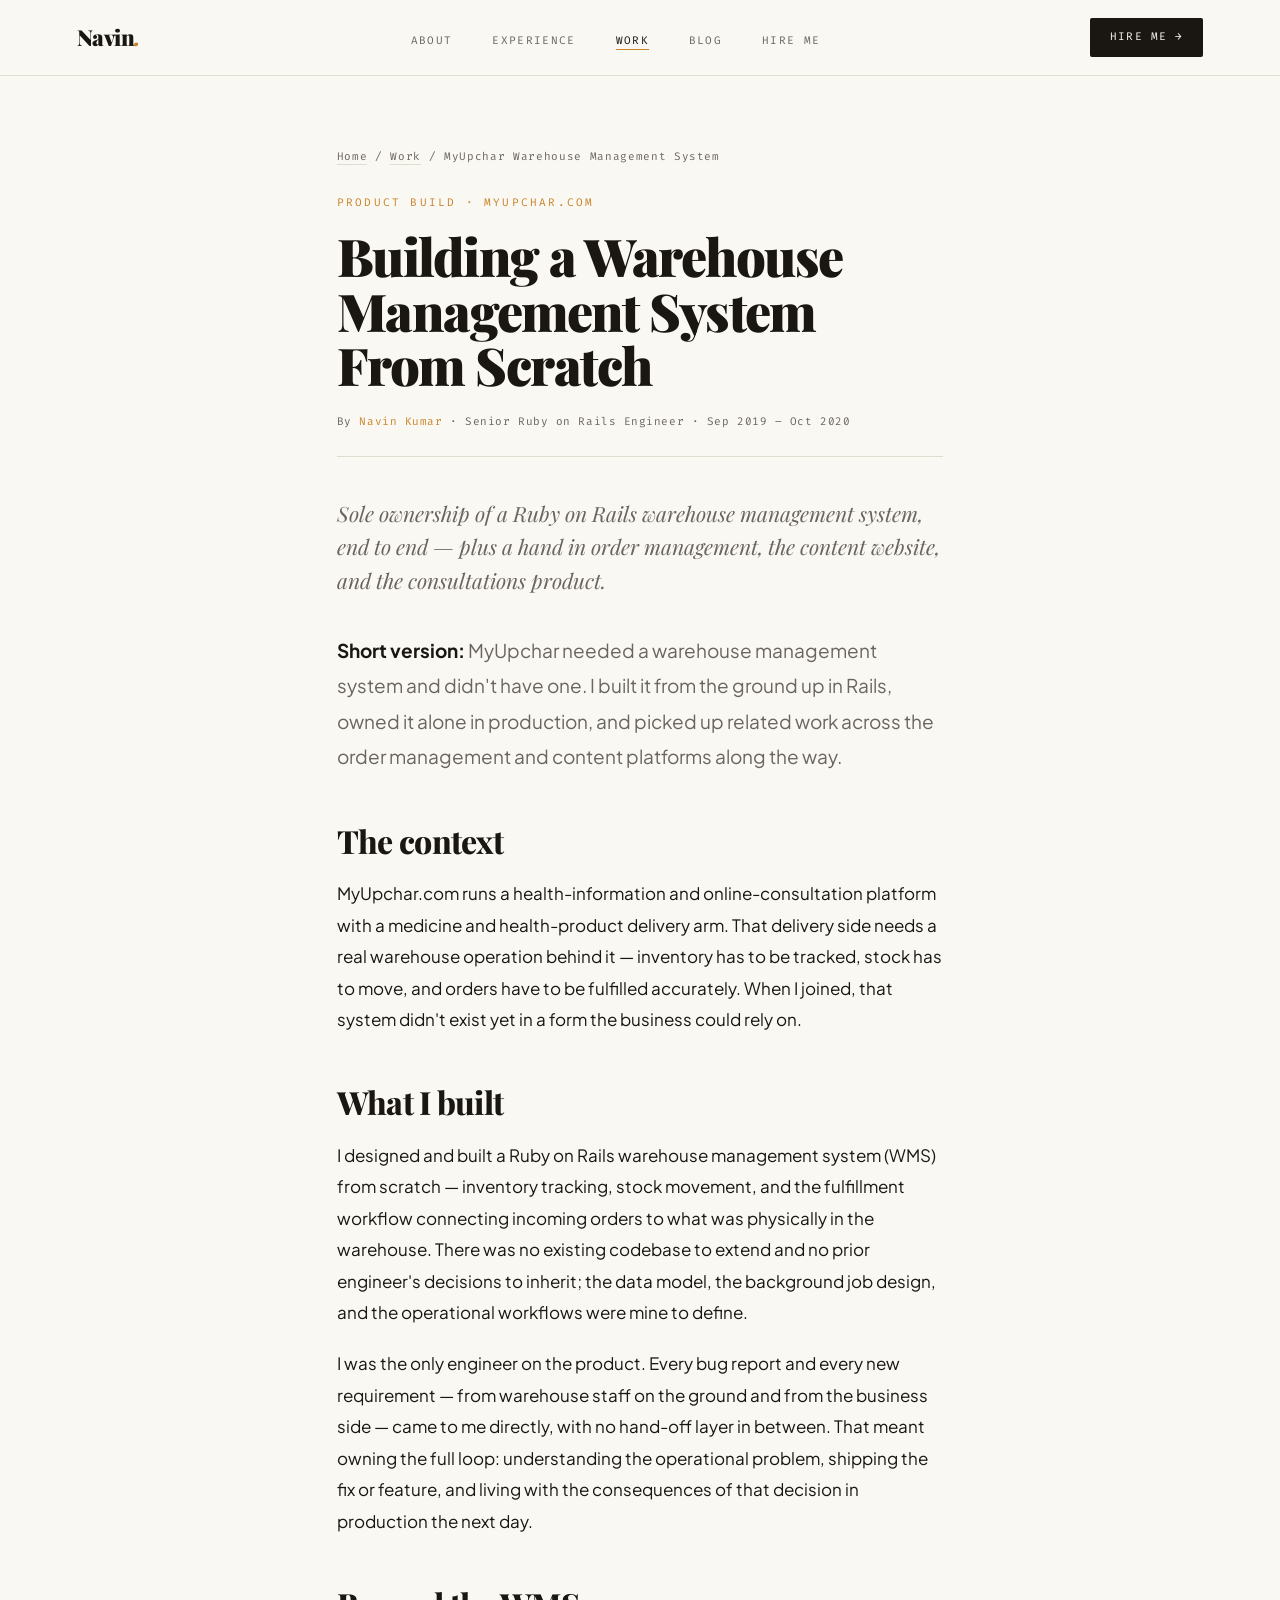
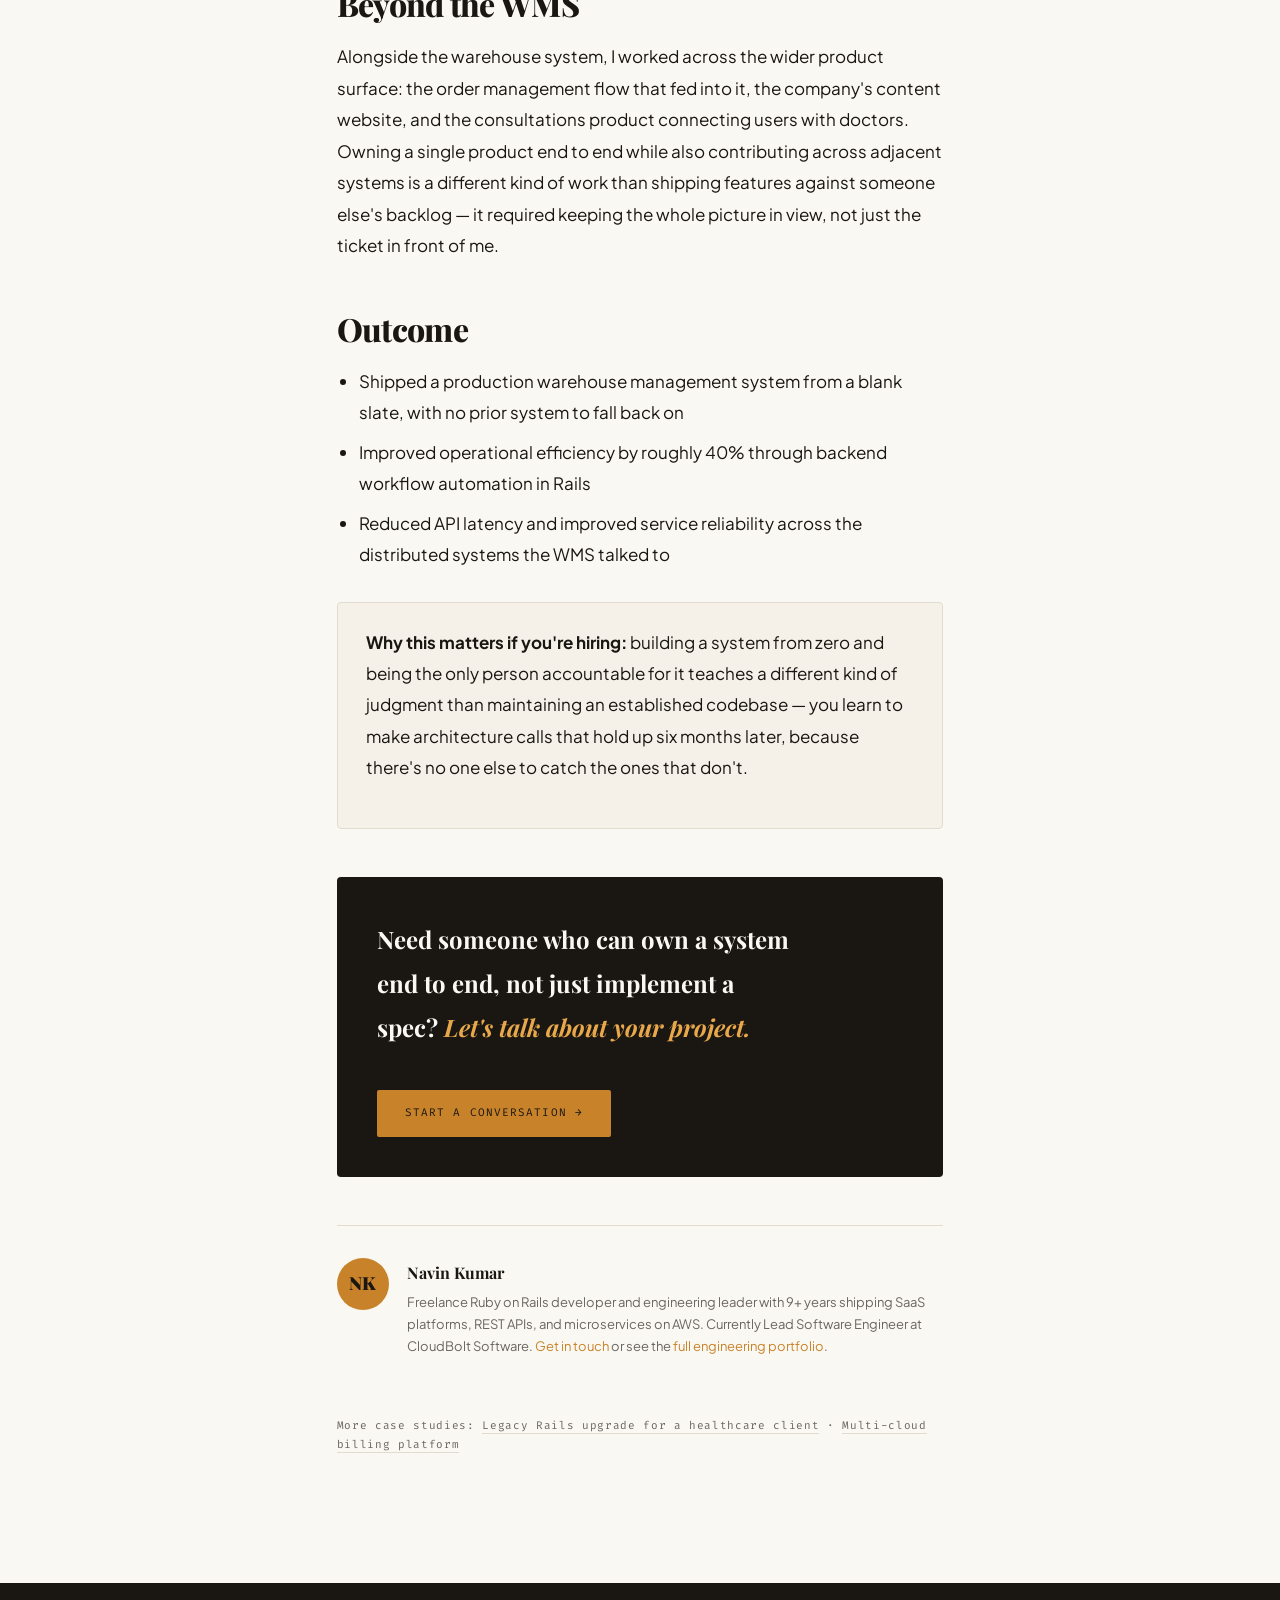
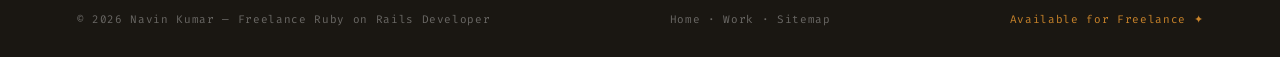
<file: work/myupchar-warehouse-management-system.html>
<!DOCTYPE html>
<html lang="en-IN">
<head>
<meta charset="UTF-8"/>
<meta name="viewport" content="width=device-width, initial-scale=1.0"/>

<title>Building a Rails Warehouse Management System | Case Study</title>
<meta name="description" content="How I built a Ruby on Rails warehouse management system from scratch for MyUpchar.com as the sole engineer on the product, end to end."/>
<meta name="author" content="Navin Kumar"/>
<meta name="robots" content="index, follow, max-snippet:-1, max-image-preview:large"/>
<link rel="canonical" href="https://rubyonrails.info/work/myupchar-warehouse-management-system.html"/>

<meta property="og:type" content="article"/>
<meta property="og:title" content="Building a Warehouse Management System From Scratch — MyUpchar.com"/>
<meta property="og:description" content="How I built a Ruby on Rails warehouse management system from scratch for MyUpchar.com as the sole engineer on the product, end to end."/>
<meta property="og:url" content="https://rubyonrails.info/work/myupchar-warehouse-management-system.html"/>
<meta property="og:image" content="https://rubyonrails.info/og-image.png"/>
<meta property="og:image:type" content="image/png"/>
<meta property="og:image:width" content="1200"/>
<meta property="og:image:height" content="630"/>
<meta property="og:image:alt" content="Navin Kumar — Freelance Ruby on Rails Developer"/>
<meta property="og:site_name" content="Navin Kumar — Freelance Ruby on Rails Developer"/>
<meta property="og:locale" content="en_IN"/>
<meta name="twitter:card" content="summary_large_image"/>
<meta name="twitter:title" content="Building a Warehouse Management System From Scratch — MyUpchar.com"/>
<meta name="twitter:image" content="https://rubyonrails.info/og-image.png"/>
<meta name="twitter:image:alt" content="Navin Kumar — Freelance Ruby on Rails Developer"/>
<meta name="twitter:creator" content="@dynamicnavin"/>
<meta name="twitter:site" content="@dynamicnavin"/>

<link rel="icon" type="image/svg+xml" href="/favicon.svg"/>
<link rel="icon" type="image/x-icon" href="/favicon.ico"/>
<link rel="apple-touch-icon" href="/apple-touch-icon.png" sizes="180x180"/>
<link rel="manifest" href="/site.webmanifest"/>
<link rel="alternate" type="application/atom+xml" title="Navin Kumar — Atom Feed" href="/feed.xml"/>
<link rel="alternate" type="application/rss+xml" title="Navin Kumar — RSS Feed" href="/rss.xml"/>

<link rel="preconnect" href="https://fonts.googleapis.com"/>
<link rel="preconnect" href="https://fonts.gstatic.com" crossorigin/>
<link href="https://fonts.googleapis.com/css2?family=Playfair+Display:ital,wght@0,400;0,700;0,900;1,400;1,700&family=Plus+Jakarta+Sans:wght@300;400;500;600;700&family=Fira+Code:wght@300;400;500&display=swap" rel="stylesheet"/>
<link rel="stylesheet" href="/blog/blog.css"/>

<script type="application/ld+json">
{
  "@context": "https://schema.org",
  "@graph": [
    {
      "@type": "Article",
      "@id": "https://rubyonrails.info/work/myupchar-warehouse-management-system.html#article",
      "headline": "Building a Warehouse Management System From Scratch — MyUpchar.com",
      "description": "How I built a Ruby on Rails warehouse management system from scratch for MyUpchar.com as the sole engineer on the product, end to end.",
      "url": "https://rubyonrails.info/work/myupchar-warehouse-management-system.html",
      "datePublished": "2026-08-07",
      "dateModified": "2026-08-07",
      "inLanguage": "en",
      "author": { "@type": "Person", "@id": "https://rubyonrails.info/#person", "name": "Navin Kumar", "url": "https://rubyonrails.info/" },
      "publisher": { "@type": "Person", "@id": "https://rubyonrails.info/#person", "name": "Navin Kumar", "url": "https://rubyonrails.info/", "image": "https://rubyonrails.info/og-image.png" },
      "mainEntityOfPage": "https://rubyonrails.info/work/myupchar-warehouse-management-system.html",
      "image": "https://rubyonrails.info/og-image.png",
      "about": { "@type": "Organization", "name": "MyUpchar.com" }
    },
    {
      "@type": "BreadcrumbList",
      "itemListElement": [
        { "@type": "ListItem", "position": 1, "name": "Home", "item": "https://rubyonrails.info/" },
        { "@type": "ListItem", "position": 2, "name": "Work", "item": "https://rubyonrails.info/work/" },
        { "@type": "ListItem", "position": 3, "name": "MyUpchar Warehouse Management System", "item": "https://rubyonrails.info/work/myupchar-warehouse-management-system.html" }
      ]
    }
  ]
}
</script>
</head>
<body>
<a class="skip-link" href="#main-content">Skip to main content</a>

<div class="site-nav" role="navigation" aria-label="Primary navigation">
  <div class="site-nav__inner">
    <a class="logo" href="/#hero">Navin<em>.</em></a>
    <ul class="nav-list" role="list">
      <li><a href="/#about">About</a></li>
      <li><a href="/#experience">Experience</a></li>
      <li><a href="/work/" class="active">Work</a></li>
      <li><a href="/blog/">Blog</a></li>
      <li><a href="/#contact">Hire Me</a></li>
    </ul>
    <a href="mailto:navinkumar2508@gmail.com" class="nav-cta">Hire Me →</a>
  </div>
</div>

<main id="main-content">
  <p class="breadcrumb"><a href="/">Home</a> / <a href="/work/">Work</a> / MyUpchar Warehouse Management System</p>

  <p class="art-eyebrow">Product Build · MyUpchar.com</p>
  <h1 class="art-title">Building a Warehouse Management System From Scratch</h1>
  <p class="art-meta">By <a href="/#about">Navin Kumar</a> · Senior Ruby on Rails Engineer · Sep 2019 – Oct 2020</p>

  <p class="art-dek">Sole ownership of a Ruby on Rails warehouse management system, end to end — plus a hand in order management, the content website, and the consultations product.</p>

  <article class="body">
    <p class="lead"><strong>Short version:</strong> MyUpchar needed a warehouse management system and didn't have one. I built it from the ground up in Rails, owned it alone in production, and picked up related work across the order management and content platforms along the way.</p>

    <h2>The context</h2>
    <p>MyUpchar.com runs a health-information and online-consultation platform with a medicine and health-product delivery arm. That delivery side needs a real warehouse operation behind it — inventory has to be tracked, stock has to move, and orders have to be fulfilled accurately. When I joined, that system didn't exist yet in a form the business could rely on.</p>

    <h2>What I built</h2>
    <p>I designed and built a Ruby on Rails warehouse management system (WMS) from scratch — inventory tracking, stock movement, and the fulfillment workflow connecting incoming orders to what was physically in the warehouse. There was no existing codebase to extend and no prior engineer's decisions to inherit; the data model, the background job design, and the operational workflows were mine to define.</p>
    <p>I was the only engineer on the product. Every bug report and every new requirement — from warehouse staff on the ground and from the business side — came to me directly, with no hand-off layer in between. That meant owning the full loop: understanding the operational problem, shipping the fix or feature, and living with the consequences of that decision in production the next day.</p>

    <h2>Beyond the WMS</h2>
    <p>Alongside the warehouse system, I worked across the wider product surface: the order management flow that fed into it, the company's content website, and the consultations product connecting users with doctors. Owning a single product end to end while also contributing across adjacent systems is a different kind of work than shipping features against someone else's backlog — it required keeping the whole picture in view, not just the ticket in front of me.</p>

    <h2>Outcome</h2>
    <ul>
      <li>Shipped a production warehouse management system from a blank slate, with no prior system to fall back on</li>
      <li>Improved operational efficiency by roughly 40% through backend workflow automation in Rails</li>
      <li>Reduced API latency and improved service reliability across the distributed systems the WMS talked to</li>
    </ul>

    <div class="callout">
      <p><strong>Why this matters if you're hiring:</strong> building a system from zero and being the only person accountable for it teaches a different kind of judgment than maintaining an established codebase — you learn to make architecture calls that hold up six months later, because there's no one else to catch the ones that don't.</p>
    </div>

    <div class="cta-box">
      <p>Need someone who can own a system end to end, not just implement a spec? <em>Let's talk about your project.</em></p>
      <a href="/#contact" class="btn-solid">Start a conversation →</a>
    </div>

    <div class="author-bio">
      <div class="initials" aria-hidden="true">NK</div>
      <div>
        <p class="name">Navin Kumar</p>
        <p class="desc">Freelance Ruby on Rails developer and engineering leader with 9+ years shipping SaaS platforms, REST APIs, and microservices on AWS. Currently Lead Software Engineer at CloudBolt Software. <a href="/#contact">Get in touch</a> or see the <a href="https://rubyonrails.tech/" target="_blank" rel="noopener">full engineering portfolio</a>.</p>
      </div>
    </div>
  </article>

  <p class="breadcrumb" style="margin-top:40px;">More case studies: <a href="/work/pyramid-rails-upgrade-insurance-healthcare.html">Legacy Rails upgrade for a healthcare client</a> · <a href="/work/cloudbolt-multi-cloud-billing-platform.html">Multi-cloud billing platform</a></p>
</main>

<footer>
  <span>© <time datetime="2026">2026</time> Navin Kumar — Freelance Ruby on Rails Developer</span>
  <nav aria-label="Footer links">
    <a href="/">Home</a> · <a href="/work/">Work</a> · <a href="/sitemap.xml">Sitemap</a>
  </nav>
  <span class="f-amber">Available for Freelance ✦</span>
</footer>
</body>
</html>
</file>
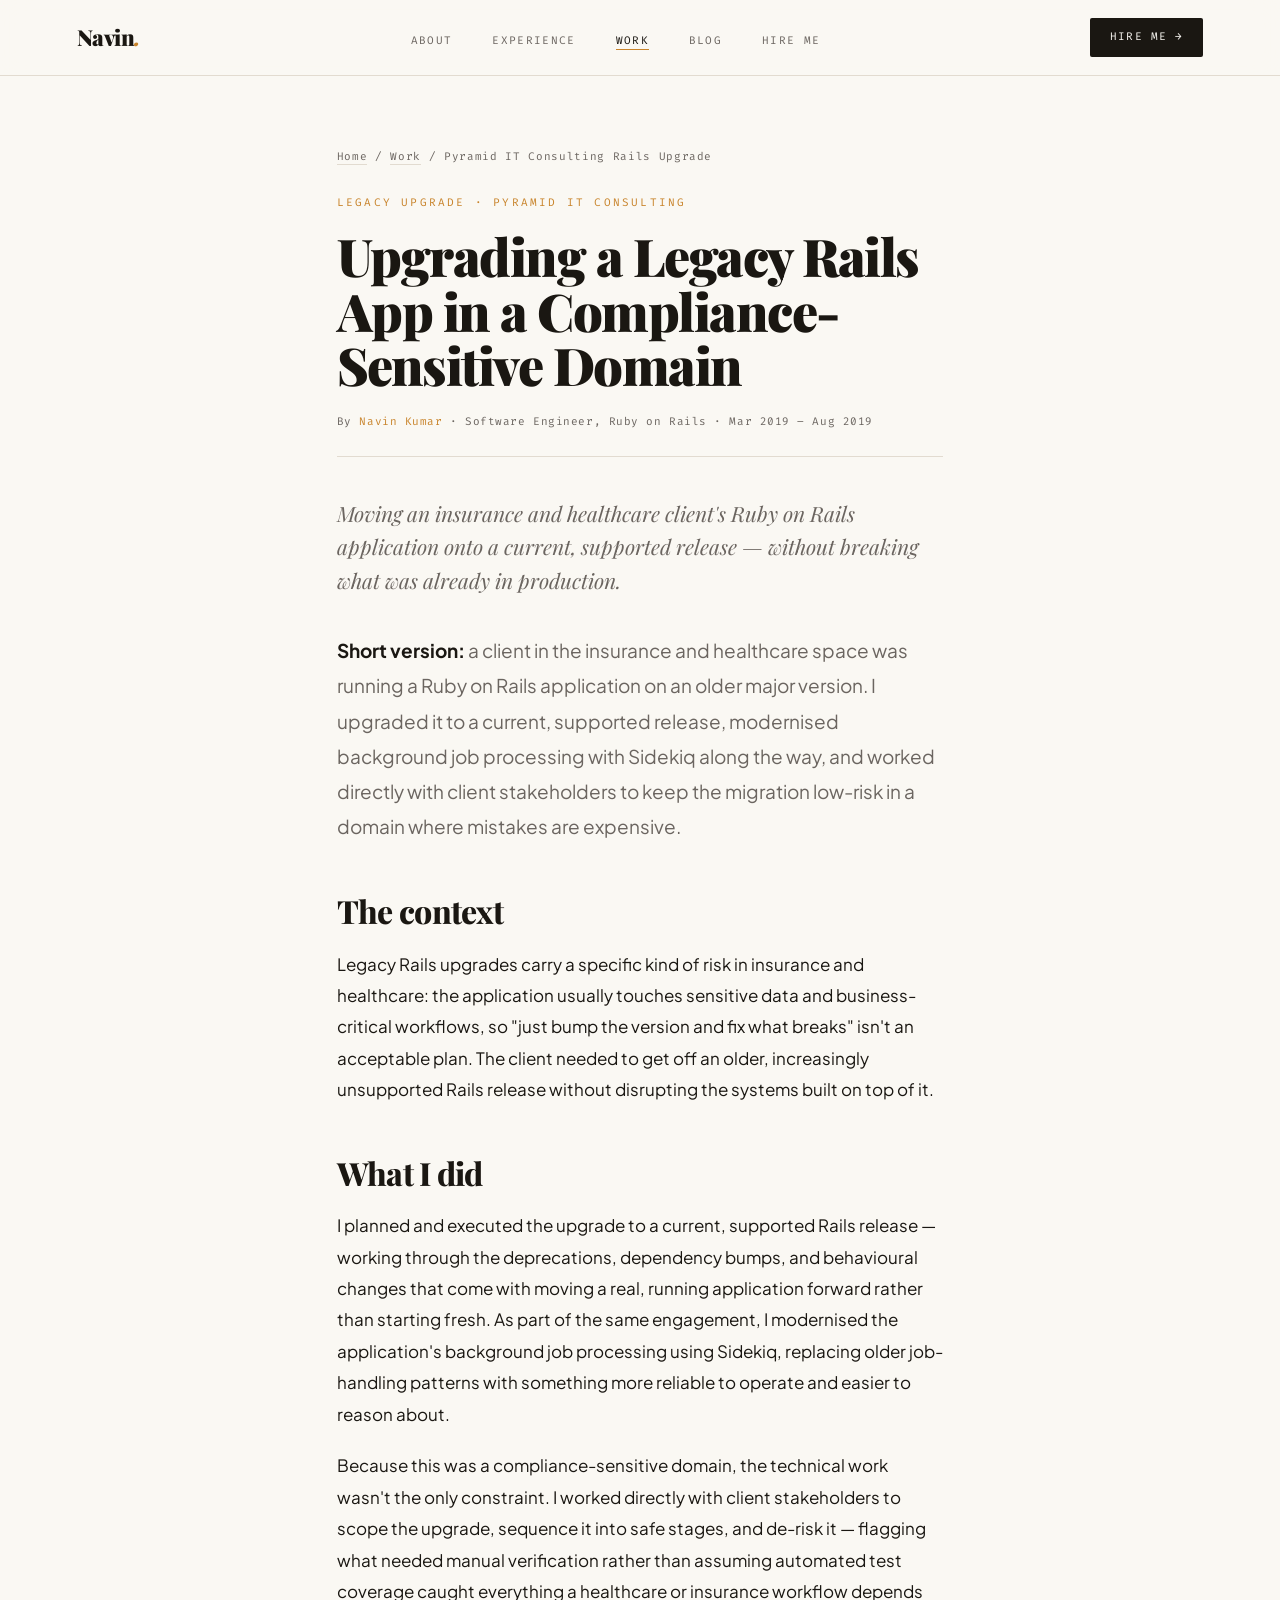
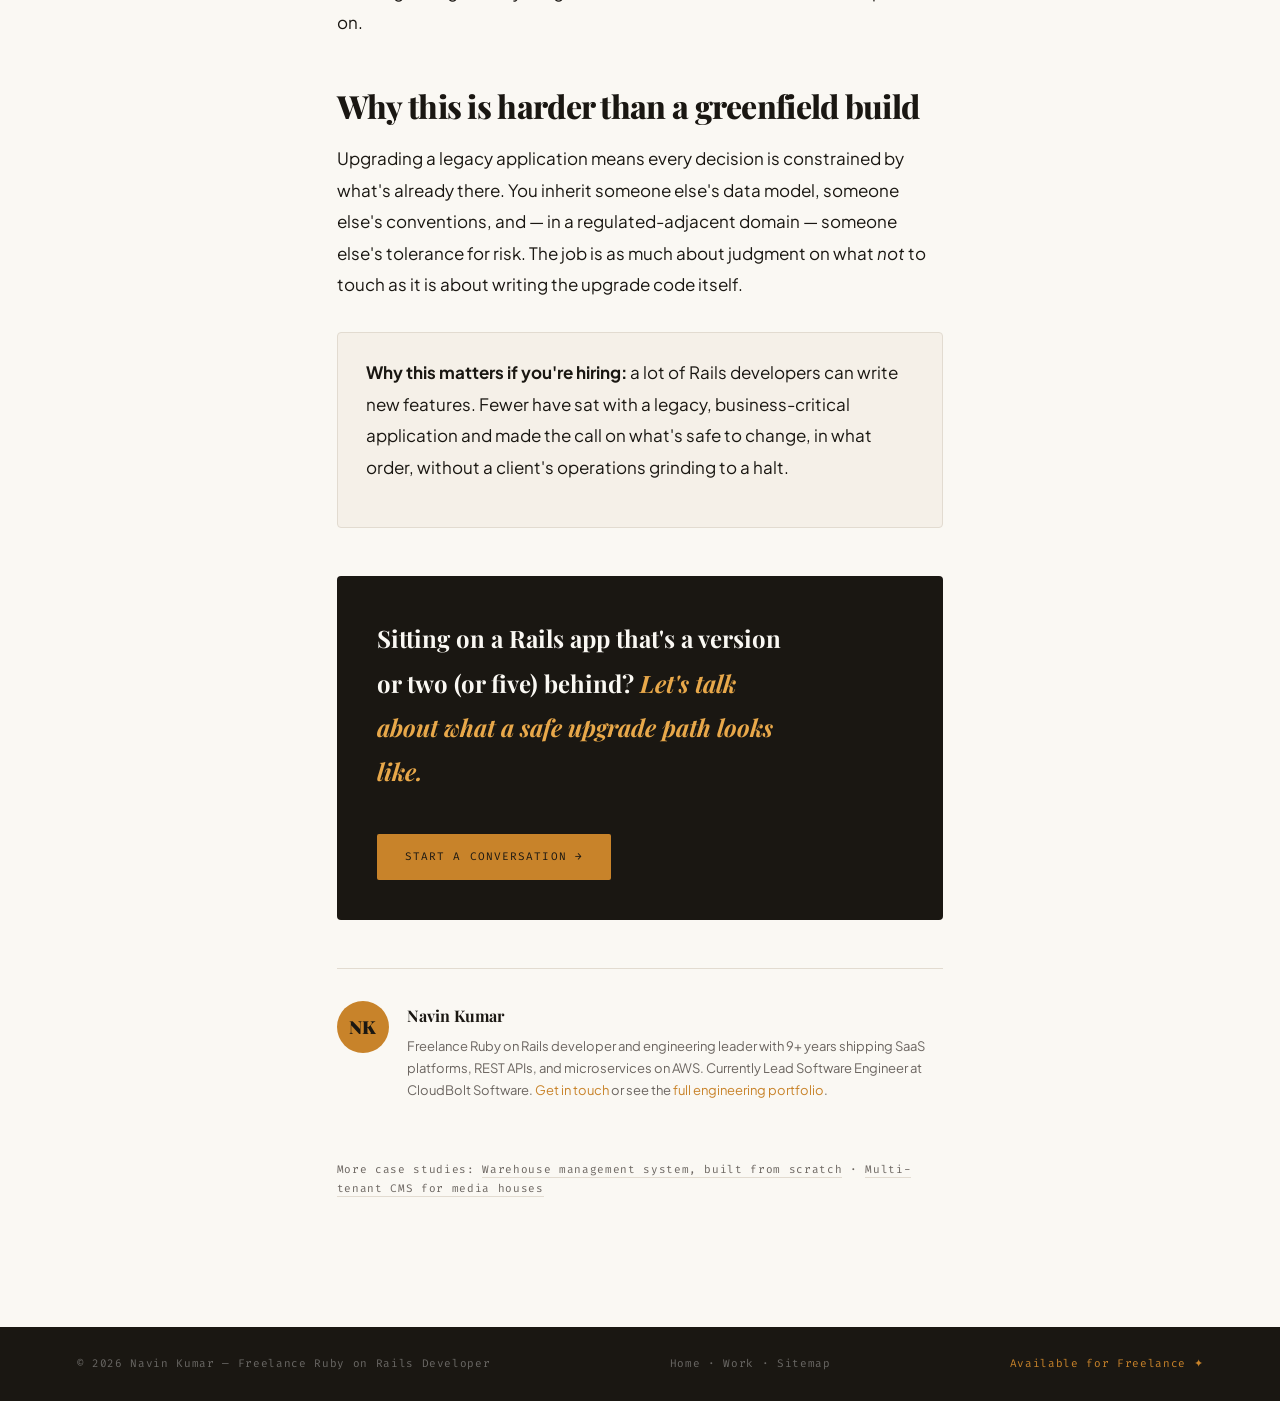
<file: work/pyramid-rails-upgrade-insurance-healthcare.html>
<!DOCTYPE html>
<html lang="en-IN">
<head>
<meta charset="UTF-8"/>
<meta name="viewport" content="width=device-width, initial-scale=1.0"/>

<title>Legacy Rails Upgrade for a Healthcare Client | Case Study</title>
<meta name="description" content="How I upgraded a legacy Ruby on Rails application to a current, supported release for an insurance and healthcare client at Pyramid IT Consulting."/>
<meta name="author" content="Navin Kumar"/>
<meta name="robots" content="index, follow, max-snippet:-1, max-image-preview:large"/>
<link rel="canonical" href="https://rubyonrails.info/work/pyramid-rails-upgrade-insurance-healthcare.html"/>

<meta property="og:type" content="article"/>
<meta property="og:title" content="Upgrading a Legacy Rails App in a Compliance-Sensitive Domain — Pyramid IT Consulting"/>
<meta property="og:description" content="How I upgraded a legacy Ruby on Rails application to a current, supported release for an insurance and healthcare client at Pyramid IT Consulting."/>
<meta property="og:url" content="https://rubyonrails.info/work/pyramid-rails-upgrade-insurance-healthcare.html"/>
<meta property="og:image" content="https://rubyonrails.info/og-image.png"/>
<meta property="og:image:type" content="image/png"/>
<meta property="og:image:width" content="1200"/>
<meta property="og:image:height" content="630"/>
<meta property="og:image:alt" content="Navin Kumar — Freelance Ruby on Rails Developer"/>
<meta property="og:site_name" content="Navin Kumar — Freelance Ruby on Rails Developer"/>
<meta property="og:locale" content="en_IN"/>
<meta name="twitter:card" content="summary_large_image"/>
<meta name="twitter:title" content="Upgrading a Legacy Rails App in a Compliance-Sensitive Domain"/>
<meta name="twitter:image" content="https://rubyonrails.info/og-image.png"/>
<meta name="twitter:image:alt" content="Navin Kumar — Freelance Ruby on Rails Developer"/>
<meta name="twitter:creator" content="@dynamicnavin"/>
<meta name="twitter:site" content="@dynamicnavin"/>

<link rel="icon" type="image/svg+xml" href="/favicon.svg"/>
<link rel="icon" type="image/x-icon" href="/favicon.ico"/>
<link rel="apple-touch-icon" href="/apple-touch-icon.png" sizes="180x180"/>
<link rel="manifest" href="/site.webmanifest"/>
<link rel="alternate" type="application/atom+xml" title="Navin Kumar — Atom Feed" href="/feed.xml"/>
<link rel="alternate" type="application/rss+xml" title="Navin Kumar — RSS Feed" href="/rss.xml"/>

<link rel="preconnect" href="https://fonts.googleapis.com"/>
<link rel="preconnect" href="https://fonts.gstatic.com" crossorigin/>
<link href="https://fonts.googleapis.com/css2?family=Playfair+Display:ital,wght@0,400;0,700;0,900;1,400;1,700&family=Plus+Jakarta+Sans:wght@300;400;500;600;700&family=Fira+Code:wght@300;400;500&display=swap" rel="stylesheet"/>
<link rel="stylesheet" href="/blog/blog.css"/>

<script type="application/ld+json">
{
  "@context": "https://schema.org",
  "@graph": [
    {
      "@type": "Article",
      "@id": "https://rubyonrails.info/work/pyramid-rails-upgrade-insurance-healthcare.html#article",
      "headline": "Upgrading a Legacy Rails App in a Compliance-Sensitive Domain — Pyramid IT Consulting",
      "description": "How I upgraded a legacy Ruby on Rails application to a current, supported release for an insurance and healthcare client at Pyramid IT Consulting.",
      "url": "https://rubyonrails.info/work/pyramid-rails-upgrade-insurance-healthcare.html",
      "datePublished": "2026-08-07",
      "dateModified": "2026-08-07",
      "inLanguage": "en",
      "author": { "@type": "Person", "@id": "https://rubyonrails.info/#person", "name": "Navin Kumar", "url": "https://rubyonrails.info/" },
      "publisher": { "@type": "Person", "@id": "https://rubyonrails.info/#person", "name": "Navin Kumar", "url": "https://rubyonrails.info/", "image": "https://rubyonrails.info/og-image.png" },
      "mainEntityOfPage": "https://rubyonrails.info/work/pyramid-rails-upgrade-insurance-healthcare.html",
      "image": "https://rubyonrails.info/og-image.png",
      "about": { "@type": "Organization", "name": "Pyramid IT Consulting Pvt Ltd" }
    },
    {
      "@type": "BreadcrumbList",
      "itemListElement": [
        { "@type": "ListItem", "position": 1, "name": "Home", "item": "https://rubyonrails.info/" },
        { "@type": "ListItem", "position": 2, "name": "Work", "item": "https://rubyonrails.info/work/" },
        { "@type": "ListItem", "position": 3, "name": "Pyramid IT Consulting Rails Upgrade", "item": "https://rubyonrails.info/work/pyramid-rails-upgrade-insurance-healthcare.html" }
      ]
    }
  ]
}
</script>
</head>
<body>
<a class="skip-link" href="#main-content">Skip to main content</a>

<div class="site-nav" role="navigation" aria-label="Primary navigation">
  <div class="site-nav__inner">
    <a class="logo" href="/#hero">Navin<em>.</em></a>
    <ul class="nav-list" role="list">
      <li><a href="/#about">About</a></li>
      <li><a href="/#experience">Experience</a></li>
      <li><a href="/work/" class="active">Work</a></li>
      <li><a href="/blog/">Blog</a></li>
      <li><a href="/#contact">Hire Me</a></li>
    </ul>
    <a href="mailto:navinkumar2508@gmail.com" class="nav-cta">Hire Me →</a>
  </div>
</div>

<main id="main-content">
  <p class="breadcrumb"><a href="/">Home</a> / <a href="/work/">Work</a> / Pyramid IT Consulting Rails Upgrade</p>

  <p class="art-eyebrow">Legacy Upgrade · Pyramid IT Consulting</p>
  <h1 class="art-title">Upgrading a Legacy Rails App in a Compliance-Sensitive Domain</h1>
  <p class="art-meta">By <a href="/#about">Navin Kumar</a> · Software Engineer, Ruby on Rails · Mar 2019 – Aug 2019</p>

  <p class="art-dek">Moving an insurance and healthcare client's Ruby on Rails application onto a current, supported release — without breaking what was already in production.</p>

  <article class="body">
    <p class="lead"><strong>Short version:</strong> a client in the insurance and healthcare space was running a Ruby on Rails application on an older major version. I upgraded it to a current, supported release, modernised background job processing with Sidekiq along the way, and worked directly with client stakeholders to keep the migration low-risk in a domain where mistakes are expensive.</p>

    <h2>The context</h2>
    <p>Legacy Rails upgrades carry a specific kind of risk in insurance and healthcare: the application usually touches sensitive data and business-critical workflows, so "just bump the version and fix what breaks" isn't an acceptable plan. The client needed to get off an older, increasingly unsupported Rails release without disrupting the systems built on top of it.</p>

    <h2>What I did</h2>
    <p>I planned and executed the upgrade to a current, supported Rails release — working through the deprecations, dependency bumps, and behavioural changes that come with moving a real, running application forward rather than starting fresh. As part of the same engagement, I modernised the application's background job processing using Sidekiq, replacing older job-handling patterns with something more reliable to operate and easier to reason about.</p>
    <p>Because this was a compliance-sensitive domain, the technical work wasn't the only constraint. I worked directly with client stakeholders to scope the upgrade, sequence it into safe stages, and de-risk it — flagging what needed manual verification rather than assuming automated test coverage caught everything a healthcare or insurance workflow depends on.</p>

    <h2>Why this is harder than a greenfield build</h2>
    <p>Upgrading a legacy application means every decision is constrained by what's already there. You inherit someone else's data model, someone else's conventions, and — in a regulated-adjacent domain — someone else's tolerance for risk. The job is as much about judgment on what <em>not</em> to touch as it is about writing the upgrade code itself.</p>

    <div class="callout">
      <p><strong>Why this matters if you're hiring:</strong> a lot of Rails developers can write new features. Fewer have sat with a legacy, business-critical application and made the call on what's safe to change, in what order, without a client's operations grinding to a halt.</p>
    </div>

    <div class="cta-box">
      <p>Sitting on a Rails app that's a version or two (or five) behind? <em>Let's talk about what a safe upgrade path looks like.</em></p>
      <a href="/#contact" class="btn-solid">Start a conversation →</a>
    </div>

    <div class="author-bio">
      <div class="initials" aria-hidden="true">NK</div>
      <div>
        <p class="name">Navin Kumar</p>
        <p class="desc">Freelance Ruby on Rails developer and engineering leader with 9+ years shipping SaaS platforms, REST APIs, and microservices on AWS. Currently Lead Software Engineer at CloudBolt Software. <a href="/#contact">Get in touch</a> or see the <a href="https://rubyonrails.tech/" target="_blank" rel="noopener">full engineering portfolio</a>.</p>
      </div>
    </div>
  </article>

  <p class="breadcrumb" style="margin-top:40px;">More case studies: <a href="/work/myupchar-warehouse-management-system.html">Warehouse management system, built from scratch</a> · <a href="/work/kreatio-cms-for-media-houses.html">Multi-tenant CMS for media houses</a></p>
</main>

<footer>
  <span>© <time datetime="2026">2026</time> Navin Kumar — Freelance Ruby on Rails Developer</span>
  <nav aria-label="Footer links">
    <a href="/">Home</a> · <a href="/work/">Work</a> · <a href="/sitemap.xml">Sitemap</a>
  </nav>
  <span class="f-amber">Available for Freelance ✦</span>
</footer>
</body>
</html>
</file>
<file: blog/blog.css>
/* Shared stylesheet for the rubyonrails.info content hub — mirrors index.html's design tokens */

*, *::before, *::after { box-sizing: border-box; margin: 0; padding: 0; }

:root {
  --cream:   #f5f0e8;
  --paper:   #faf8f3;
  --ink:     #1a1712;
  --mid:     #6b6560;
  --light:   #c4bdb2;
  --amber:   #c8832a;
  --amber-l: #e8a84a;
  --border:  #e2dbd0;
  --serif: 'Playfair Display', Georgia, serif;
  --sans:  'Plus Jakarta Sans', sans-serif;
  --mono:  'Fira Code', monospace;
  --px:  clamp(20px, 6vw, 80px);
}

html { scroll-behavior: smooth; }

body {
  background: var(--paper);
  color: var(--ink);
  font-family: var(--sans);
  font-size: 15px;
  line-height: 1.7;
}

.skip-link {
  position: absolute; top: -44px; left: 16px;
  background: var(--amber); color: var(--ink);
  padding: 8px 16px; border-radius: 0 0 4px 4px;
  font-family: var(--mono); font-size: 12px;
  text-decoration: none; z-index: 1000; transition: top .2s;
}
.skip-link:focus { top: 0; }

/* ── NAV (matches index.html) ── */
.site-nav {
  position: sticky; top: 0; z-index: 500;
  background: rgba(250,248,243,.93); backdrop-filter: blur(14px);
  border-bottom: 1px solid var(--border);
}
.site-nav__inner {
  display: flex; align-items: center; justify-content: space-between;
  padding: 18px var(--px); max-width: 1440px; margin: 0 auto;
}
.logo { font-family: var(--serif); font-size: 22px; font-weight: 900; color: var(--ink); text-decoration: none; letter-spacing: -.5px; }
.logo em { color: var(--amber); font-style: italic; }

.nav-list { display: flex; gap: 40px; list-style: none; }
.nav-list a {
  font-family: var(--mono); font-size: 11px; letter-spacing: .12em; text-transform: uppercase;
  color: var(--mid); text-decoration: none; position: relative; transition: color .2s;
}
.nav-list a::after {
  content: ''; position: absolute; bottom: -2px; left: 0; right: 0;
  height: 1px; background: var(--amber);
  transform: scaleX(0); transform-origin: left; transition: transform .25s;
}
.nav-list a:hover, .nav-list a.active { color: var(--ink); }
.nav-list a:hover::after, .nav-list a.active::after { transform: scaleX(1); }

.nav-cta {
  font-family: var(--mono); font-size: 11px; letter-spacing: .1em; text-transform: uppercase;
  background: var(--ink); color: var(--paper); padding: 10px 20px; border-radius: 2px;
  text-decoration: none; transition: background .2s;
}
.nav-cta:hover { background: var(--amber); }

@media (max-width: 768px) {
  .site-nav__inner { gap: 14px; }
  .nav-list {
    display: flex; flex: 1 1 auto; overflow-x: auto;
    gap: 22px; -webkit-overflow-scrolling: touch; scrollbar-width: none;
  }
  .nav-list::-webkit-scrollbar { display: none; }
  .nav-list a { white-space: nowrap; }
  .nav-cta { flex-shrink: 0; }
}

/* ── PAGE / ARTICLE LAYOUT ── */
main { max-width: 760px; margin: 0 auto; padding: clamp(40px,6vw,72px) var(--px) clamp(60px,8vw,100px); }

.breadcrumb { font-family: var(--mono); font-size: 11px; letter-spacing: .06em; color: var(--mid); margin-bottom: 28px; }
.breadcrumb a { color: var(--mid); text-decoration: none; border-bottom: 1px solid var(--border); }
.breadcrumb a:hover { color: var(--amber); border-color: var(--amber); }

.art-eyebrow { font-family: var(--mono); font-size: 11px; letter-spacing: .2em; text-transform: uppercase; color: var(--amber); margin-bottom: 16px; }
h1.art-title { font-family: var(--serif); font-size: clamp(32px,5.5vw,52px); font-weight: 900; letter-spacing: -1.5px; line-height: 1.05; margin-bottom: 20px; }
.art-meta { font-family: var(--mono); font-size: 11px; color: var(--mid); letter-spacing: .05em; margin-bottom: 40px; padding-bottom: 24px; border-bottom: 1px solid var(--border); }
.art-meta a { color: var(--amber); text-decoration: none; }

.art-dek { font-family: var(--serif); font-style: italic; font-size: clamp(17px,2.2vw,21px); color: var(--mid); line-height: 1.6; margin-bottom: 36px; }

article.body h2 { font-family: var(--serif); font-size: clamp(24px,3.5vw,32px); font-weight: 800; letter-spacing: -.7px; margin: 48px 0 18px; line-height: 1.2; }
article.body h3 { font-family: var(--serif); font-size: clamp(18px,2.5vw,22px); font-weight: 700; margin: 32px 0 12px; }
article.body p { font-family: var(--sans); font-size: clamp(15px,1.7vw,17px); color: var(--ink); line-height: 1.85; margin-bottom: 20px; }
article.body p.lead { font-size: clamp(16px,2vw,19px); color: var(--mid); }
article.body strong { color: var(--ink); font-weight: 700; }
article.body a { color: var(--amber); text-decoration: underline; text-decoration-color: rgba(200,131,42,.35); }
article.body a:hover { text-decoration-color: var(--amber); }
article.body ul, article.body ol { margin: 0 0 24px 22px; }
article.body li { font-family: var(--sans); font-size: clamp(15px,1.7vw,17px); color: var(--ink); line-height: 1.8; margin-bottom: 10px; }
article.body blockquote { border-left: 3px solid var(--amber); padding-left: 20px; margin: 28px 0; font-family: var(--serif); font-style: italic; color: var(--mid); font-size: clamp(16px,2vw,19px); }

article.body code { font-family: var(--mono); font-size: .9em; background: var(--cream); border: 1px solid var(--border); border-radius: 3px; padding: .15em .4em; color: var(--ink); }
article.body pre {
  background: var(--ink); color: var(--paper); border-radius: 4px;
  padding: 20px 22px; margin: 24px 0; overflow-x: auto;
  font-family: var(--mono); font-size: 13px; line-height: 1.6;
}
article.body pre code { background: none; border: none; padding: 0; color: inherit; font-size: 1em; }
article.body .code-label { font-family: var(--mono); font-size: 10px; letter-spacing: .1em; text-transform: uppercase; color: var(--amber); margin: 24px 0 -12px; display: block; }

table.rates { width: 100%; border-collapse: collapse; margin: 24px 0 32px; font-family: var(--sans); font-size: 14px; }
table.rates caption { text-align: left; font-family: var(--mono); font-size: 11px; color: var(--mid); margin-bottom: 8px; }
table.rates th, table.rates td { text-align: left; padding: 12px 14px; border-bottom: 1px solid var(--border); }
table.rates th { font-family: var(--mono); font-size: 10px; letter-spacing: .08em; text-transform: uppercase; color: var(--amber); }
table.rates tbody tr:hover { background: var(--cream); }

.callout {
  background: var(--cream); border: 1px solid var(--border); border-radius: 4px;
  padding: 24px 28px; margin: 32px 0;
}
.callout p { margin-bottom: 0; }
.callout p + p { margin-top: 12px; }

/* ── FAQ block reused inside articles ── */
.faq-list { display: flex; flex-direction: column; margin: 8px 0 32px; }
.faq-item { border-bottom: 1px solid var(--border); padding: 20px 0; }
.faq-item:first-child { border-top: 1px solid var(--border); }
.faq-q { font-family: var(--serif); font-size: clamp(15px,1.9vw,18px); font-weight: 700; margin-bottom: 8px; }
.faq-a { font-family: var(--sans); font-size: clamp(14px,1.6vw,16px); color: var(--mid); line-height: 1.8; }

/* ── CTA box ── */
.cta-box {
  background: var(--ink); color: var(--paper); border-radius: 4px;
  padding: clamp(28px,4vw,40px); margin: 48px 0 12px;
  display: flex; flex-wrap: wrap; align-items: center; justify-content: space-between; gap: 20px;
}
.cta-box p, article.body .cta-box p { font-family: var(--serif); font-size: clamp(18px,2.4vw,24px); font-weight: 700; color: var(--paper); max-width: 420px; }
.cta-box p em, article.body .cta-box p em { color: var(--amber-l); font-style: italic; }
.btn-solid {
  font-family: var(--mono); font-size: 11px; letter-spacing: .1em; text-transform: uppercase;
  background: var(--amber); color: var(--ink); padding: 14px 28px; border-radius: 2px;
  text-decoration: none; display: inline-flex; align-items: center; gap: 8px; transition: background .2s;
  white-space: nowrap;
}
.btn-solid:hover { background: var(--amber-l); }
article.body .btn-solid { color: var(--ink); text-decoration: none; }
article.body .btn-solid:hover { color: var(--ink); }

/* ── author bio ── */
.author-bio {
  display: flex; gap: 18px; align-items: flex-start;
  border-top: 1px solid var(--border); margin-top: 48px; padding-top: 32px;
}
.author-bio .initials {
  flex-shrink: 0; width: 52px; height: 52px; border-radius: 50%;
  background: var(--amber); color: var(--ink); font-family: var(--serif); font-weight: 900; font-size: 18px;
  display: flex; align-items: center; justify-content: center;
}
.author-bio .name { font-family: var(--serif); font-weight: 700; font-size: 16px; margin-bottom: 4px; }
.author-bio .desc { font-family: var(--sans); font-size: 13px; color: var(--mid); line-height: 1.7; }
.author-bio .desc a { color: var(--amber); text-decoration: none; }

/* ── related / index cards ── */
.post-grid { display: flex; flex-direction: column; gap: 0; margin-top: 8px; }
.post-card {
  display: block; text-decoration: none; color: var(--ink);
  padding: 32px 0; border-bottom: 1px solid var(--border);
  transition: background .2s;
}
.post-card:first-child { border-top: 1px solid var(--border); }
.post-card:hover { background: var(--cream); }
.post-card .tag { font-family: var(--mono); font-size: 10px; letter-spacing: .12em; text-transform: uppercase; color: var(--amber); margin-bottom: 10px; display: block; }
.post-card h2 { font-family: var(--serif); font-size: clamp(20px,3vw,28px); font-weight: 800; letter-spacing: -.5px; margin-bottom: 10px; }
.post-card p { font-family: var(--sans); font-size: 14px; color: var(--mid); line-height: 1.7; max-width: 640px; }
.post-card .date { font-family: var(--mono); font-size: 10px; color: var(--light); margin-top: 12px; display: block; }

/* ── FOOTER (matches index.html) ── */
footer { background: var(--ink); color: rgba(255,255,255,.35); padding: 28px var(--px); display: flex; justify-content: space-between; align-items: center; flex-wrap: wrap; gap: 10px; font-family: var(--mono); font-size: 11px; letter-spacing: .06em; }
footer a { color: rgba(255,255,255,.35); text-decoration: none; transition: color .2s; }
footer a:hover { color: var(--amber-l); }
.f-amber { color: var(--amber); }
</file>
